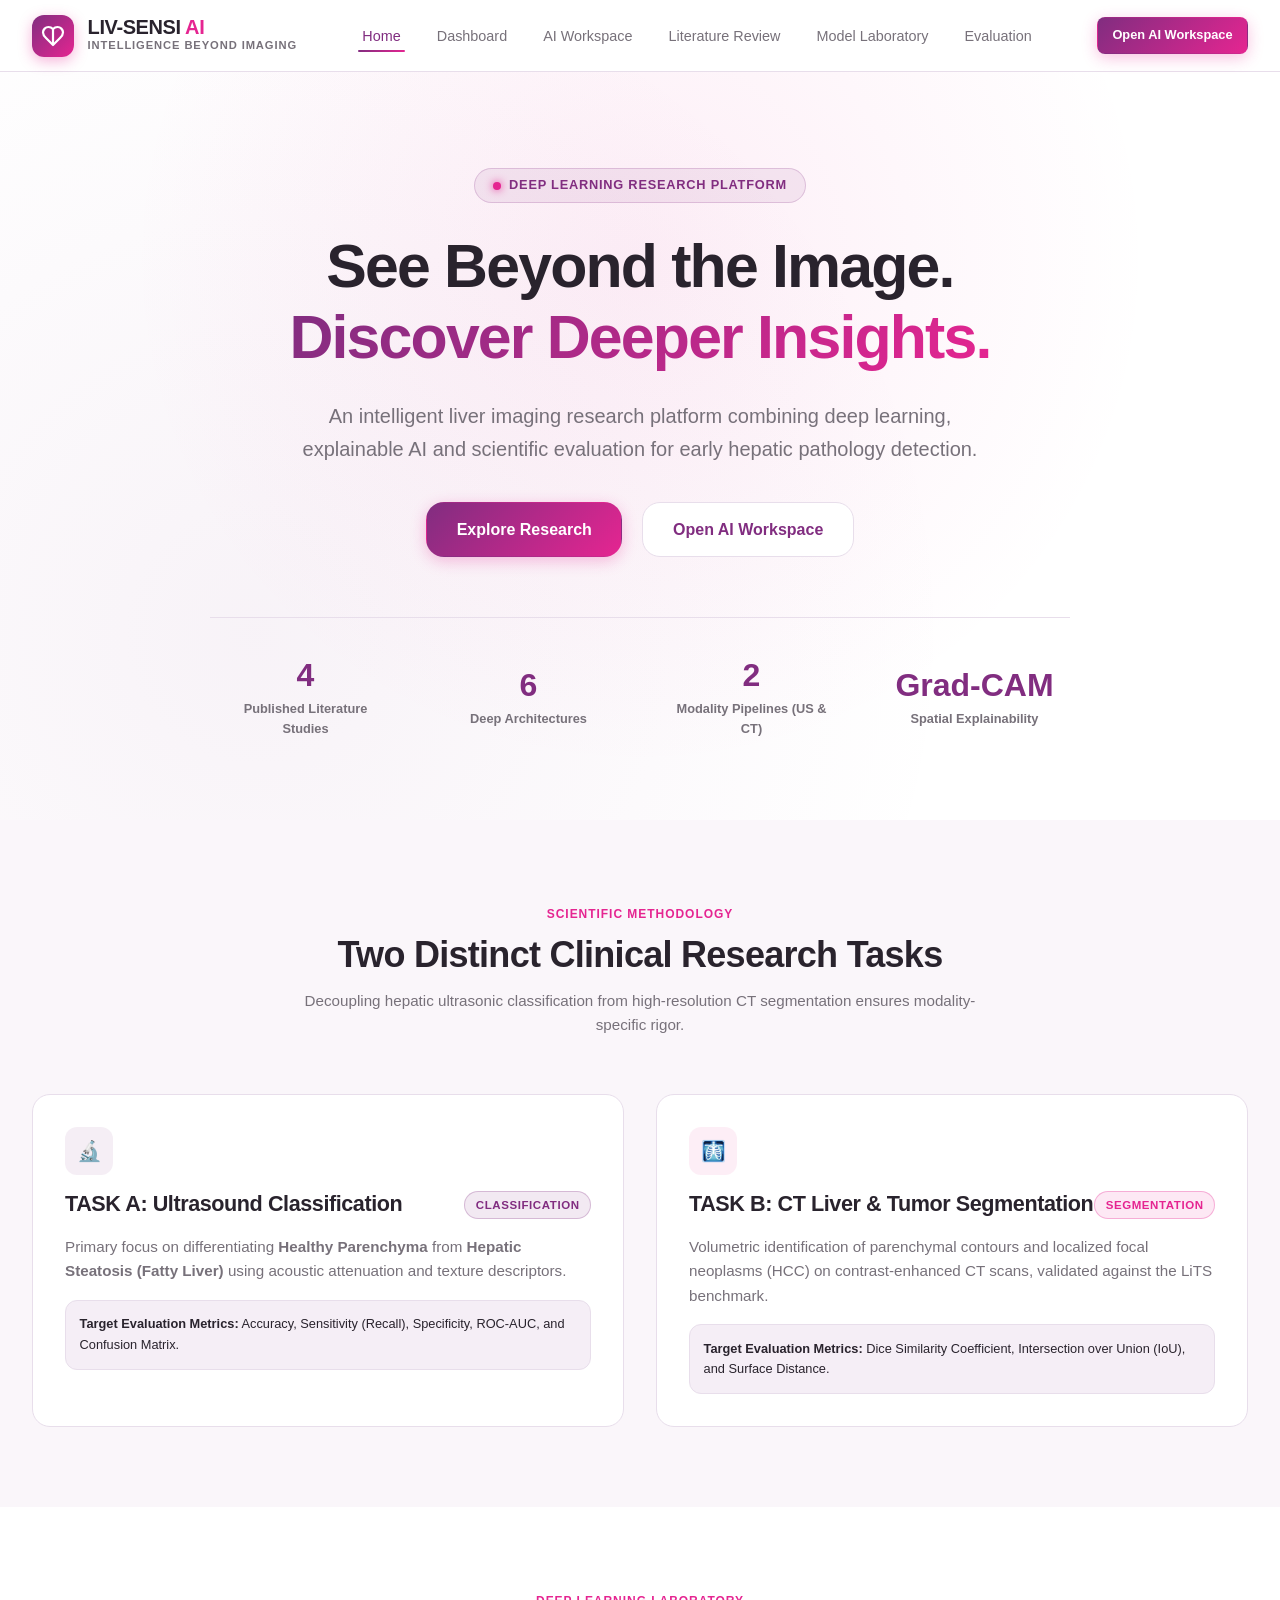
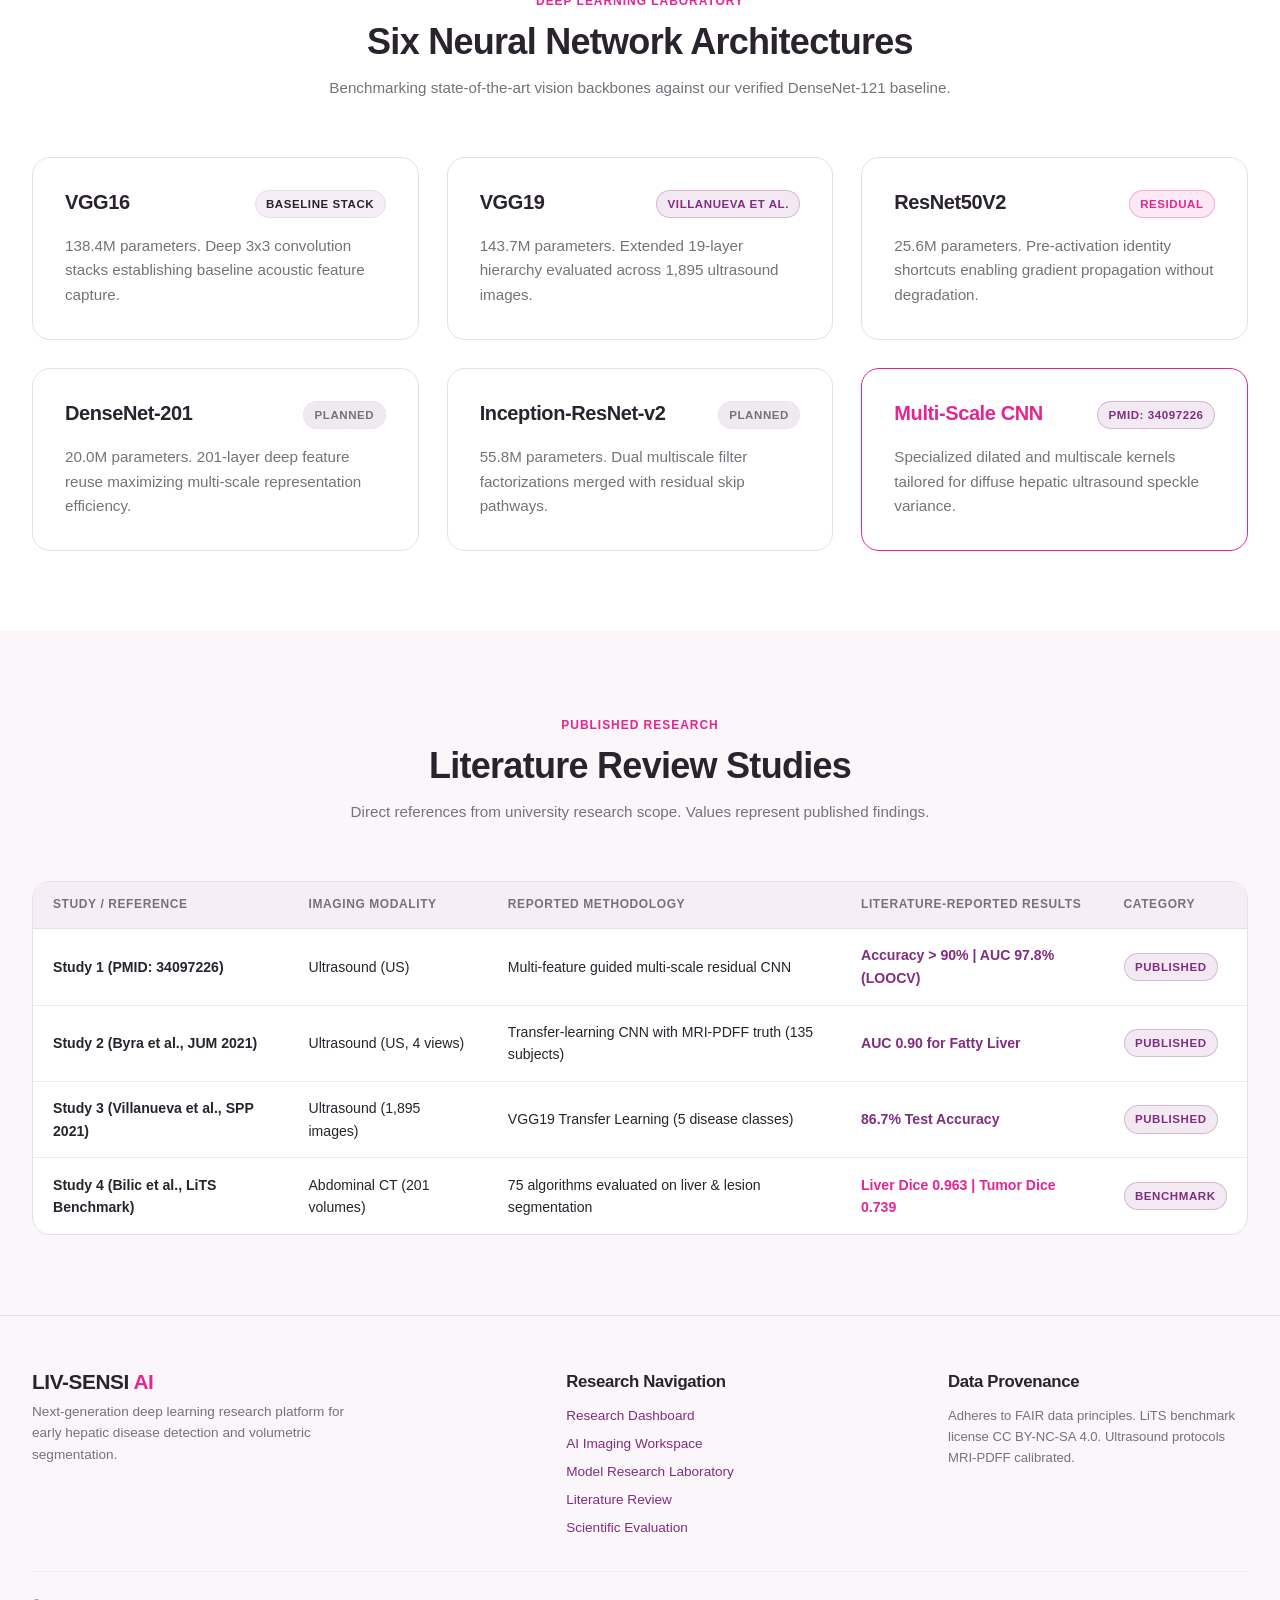
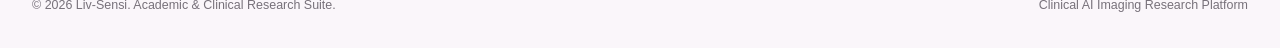
<file: index.html>
<!DOCTYPE html>
<html lang="en">
<head>
  <meta charset="UTF-8">
  <meta name="viewport" content="width=device-width, initial-scale=1.0, maximum-scale=1.0, user-scalable=no, viewport-fit=cover">
  <title>Liv-Sensi – Intelligence Beyond Imaging</title>

  <!-- PWA & Mobile App Meta Tags -->
  <link rel="manifest" href="manifest.json">
  <meta name="theme-color" content="#812D80">
  <meta name="apple-mobile-web-app-capable" content="yes">
  <meta name="apple-mobile-web-app-status-bar-style" content="black-translucent">
  <meta name="apple-mobile-web-app-title" content="Liv-Sensi">
  <link rel="apple-touch-icon" href="assets/images/apple_touch_icon.png">
  <link rel="icon" type="image/png" href="assets/images/livsensi_icon_192.png">


  
  <link rel="stylesheet" href="assets/css/design-system.css?v=2.6">
  <link rel="stylesheet" href="assets/css/animations.css?v=2.6">
  <link rel="stylesheet" href="assets/css/components.css?v=2.6">

  <style>
    /* Landing Hero Custom Styles - Perfectly Centered Executive Layout */
    .hero-section {
      position: relative;
      min-height: calc(88vh - var(--header-height));
      display: flex;
      align-items: center;
      justify-content: center;
      padding: 6rem 2rem 5rem;
      background: radial-gradient(circle at 50% 25%, rgba(229, 37, 145, 0.08), transparent 60%),
                  radial-gradient(circle at 20% 75%, rgba(129, 45, 128, 0.06), transparent 60%),
                  #FFFFFF;
      overflow: hidden;
      text-align: center;
    }

    .hero-grid {
      max-width: 920px;
      margin: 0 auto;
      display: flex;
      flex-direction: column;
      align-items: center;
      justify-content: center;
      text-align: center;
      width: 100%;
    }

    .hero-content {
      display: flex;
      flex-direction: column;
      align-items: center;
      justify-content: center;
      text-align: center;
      gap: 1.75rem;
      z-index: 2;
      width: 100%;
      margin: 0 auto;
    }

    .hero-badge {
      align-self: center;
      background: rgba(129, 45, 128, 0.08);
      border: 1px solid rgba(129, 45, 128, 0.2);
      color: var(--color-primary);
      padding: 0.4rem 1.15rem;
      border-radius: var(--radius-full);
      font-size: 0.8rem;
      font-weight: 700;
      letter-spacing: 0.06em;
      text-transform: uppercase;
      display: inline-flex;
      align-items: center;
      justify-content: center;
      gap: 0.5rem;
      margin: 0 auto;
    }

    .hero-badge-dot {
      width: 8px;
      height: 8px;
      border-radius: 50%;
      background: var(--color-secondary);
      box-shadow: 0 0 8px var(--color-secondary);
    }

    .hero-title {
      font-size: 3.8rem;
      font-weight: 800;
      line-height: 1.16;
      color: var(--color-text);
      letter-spacing: -0.03em;
      max-width: 840px;
      margin: 0 auto;
      text-align: center;
    }

    .hero-title span {
      background: var(--grad-primary);
      -webkit-background-clip: text;
      -webkit-text-fill-color: transparent;
    }

    .hero-subtitle {
      font-size: 1.25rem;
      color: var(--color-text-muted);
      line-height: 1.65;
      max-width: 680px;
      margin: 0 auto;
      text-align: center;
    }

    .hero-cta-group {
      display: flex;
      align-items: center;
      justify-content: center;
      gap: 1.25rem;
      margin: 0.5rem auto 0;
    }

    .hero-stats-strip {
      display: grid;
      grid-template-columns: repeat(4, 1fr);
      gap: 2rem;
      padding-top: 2.5rem;
      border-top: 1px solid var(--color-border);
      margin: 2rem auto 0;
      width: 100%;
      max-width: 860px;
      text-align: center;
    }

    .hero-stat-item {
      display: flex;
      flex-direction: column;
      align-items: center;
      justify-content: center;
      text-align: center;
      gap: 0.35rem;
    }

    .hero-stat-num {
      font-family: var(--font-display);
      font-size: 2rem;
      font-weight: 800;
      color: var(--color-primary);
      text-align: center;
      line-height: 1.1;
    }

    .hero-stat-label {
      font-size: 0.8rem;
      color: var(--color-text-muted);
      font-weight: 600;
      text-align: center;
      max-width: 170px;
      margin: 0 auto;
    }

    /* Section Containers */
    .section-wrap {
      max-width: var(--max-content-width);
      margin: 0 auto;
      padding: 5rem 2rem;
    }

    .section-header {
      text-align: center;
      max-width: 680px;
      margin: 0 auto 3.5rem;
    }

    .section-tag {
      font-size: 0.75rem;
      font-weight: 700;
      color: var(--color-secondary);
      text-transform: uppercase;
      letter-spacing: 0.08em;
      margin-bottom: 0.5rem;
      display: inline-block;
    }

    .section-title {
      font-size: 2.25rem;
      font-weight: 800;
      color: var(--color-text);
      margin-bottom: 0.75rem;
    }

    .grid-3 {
      display: grid;
      grid-template-columns: repeat(3, 1fr);
      gap: 1.75rem;
    }

    .grid-2 {
      display: grid;
      grid-template-columns: repeat(2, 1fr);
      gap: 2rem;
    }

    .feature-card {
      background: #FFFFFF;
      border: 1px solid var(--color-border);
      border-radius: var(--radius-lg);
      padding: 2rem;
      display: flex;
      flex-direction: column;
      gap: 1rem;
      transition: all var(--transition-normal);
    }

    .feature-card:hover {
      transform: translateY(-4px);
      box-shadow: var(--shadow-lg);
      border-color: rgba(129, 45, 128, 0.4);
    }

    .feature-icon-box {
      width: 48px;
      height: 48px;
      border-radius: var(--radius-md);
      background: rgba(129, 45, 128, 0.08);
      color: var(--color-primary);
      display: flex;
      align-items: center;
      justify-content: center;
      font-size: 1.25rem;
    }

    /* Footer */
    .hv-footer {
      background: #FAF6FA;
      border-top: 1px solid var(--color-border);
      padding: 3.5rem 2rem 2rem;
    }

    .footer-grid {
      max-width: var(--max-content-width);
      margin: 0 auto;
      display: flex;
      justify-content: space-between;
      gap: 2rem;
      padding-bottom: 2rem;
      border-bottom: 1px solid var(--color-border-subtle);
    }

    .footer-bottom {
      max-width: var(--max-content-width);
      margin: 1.5rem auto 0;
      display: flex;
      justify-content: space-between;
      align-items: center;
      font-size: 0.78rem;
      color: var(--color-text-muted);
    }

    @media (max-width: 1024px) {
      .grid-3 { grid-template-columns: 1fr; }
      .grid-2 { grid-template-columns: 1fr; }
      .hero-title { font-size: 2.8rem; }
      .hero-stats-strip { grid-template-columns: repeat(2, 1fr); gap: 1.5rem; }
    }

    /* Mobile Screen Optimization (< 768px) */
    @media (max-width: 768px) {
      body {
        padding-bottom: calc(75px + env(safe-area-inset-bottom, 0px)) !important;
      }
      .hero-section {
        padding: 3rem 1.15rem 2.25rem !important;
        min-height: auto !important;
      }
      .hero-title {
        font-size: 1.85rem !important;
        line-height: 1.22 !important;
      }
      .hero-subtitle {
        font-size: 0.9rem !important;
        line-height: 1.5 !important;
      }
      .hero-cta-group {
        flex-direction: column !important;
        width: 100% !important;
        gap: 0.75rem !important;
      }
      .hero-cta-group .btn {
        width: 100% !important;
        justify-content: center;
        text-align: center;
        min-height: 48px;
        font-size: 0.95rem;
      }
      .hero-stats-strip {
        grid-template-columns: repeat(2, 1fr) !important;
        gap: 0.85rem !important;
        padding: 1.25rem 0.75rem !important;
        margin-top: 1.5rem !important;
        background: #FAF6FA !important;
        border: 1px solid rgba(129, 45, 128, 0.15) !important;
        border-radius: var(--radius-lg) !important;
      }
      .hero-stat-item {
        padding: 0.4rem 0.2rem !important;
      }
      .hero-stat-num {
        font-size: 1.55rem !important;
      }
      .hero-stat-label {
        font-size: 0.72rem !important;
      }
      .footer-grid {
        flex-direction: column !important;
        gap: 1.75rem !important;
      }
      .footer-bottom {
        flex-direction: column !important;
        gap: 0.5rem !important;
        text-align: center !important;
      }
    }
  </style>
</head>
<body>

  <!-- Top Global Header -->
  <header class="hv-navbar">
    <div class="hv-navbar-container">
      <a href="index.html" class="hv-brand">
        <div class="hv-brand-mark">
          <svg width="24" height="24" viewBox="0 0 24 24" fill="none" stroke="currentColor" stroke-width="2.2" stroke-linecap="round" stroke-linejoin="round">
            <path d="M19 14c1.49-1.46 3-3.21 3-5.5A5.5 5.5 0 0 0 16.5 3c-1.76 0-3 .5-4.5 2-1.5-1.5-2.74-2-4.5-2A5.5 5.5 0 0 0 2 8.5c0 2.3 1.5 4.05 3 5.5l7 7Z"/>
            <path d="M12 5v14"/>
          </svg>
        </div>
        <div>
          <div class="hv-brand-name">LIV-SENSI <span>AI</span></div>
          <div class="hv-brand-tagline">Intelligence Beyond Imaging</div>
        </div>
      </a>

      <nav>
        <ul class="hv-nav-menu">
          <li><a href="index.html" class="hv-nav-link active">Home</a></li>
          <li><a href="pages/dashboard.html" class="hv-nav-link">Dashboard</a></li>
          <li><a href="pages/analysis.html" class="hv-nav-link">AI Workspace</a></li>
          <li><a href="pages/literature.html" class="hv-nav-link">Literature Review</a></li>
          <li><a href="pages/models.html" class="hv-nav-link">Model Laboratory</a></li>
          <li><a href="pages/evaluation.html" class="hv-nav-link">Evaluation</a></li>
        </ul>
      </nav>

      <div class="hv-nav-actions">
        <a href="pages/analysis.html" class="btn btn-primary btn-sm"><span class="desktop-only">Open AI Workspace</span><span class="mobile-only-inline">Workspace</span></a>
      </div>
    </div>
  </header>


  <!-- Hero Section with Three.js 3D Anatomical Liver -->
  <section class="hero-section">
    <div class="hero-grid">
      <!-- Left Hero Pitch -->
      <div class="hero-content">
        <div class="hero-badge">
          <span class="hero-badge-dot"></span>
          Deep Learning Research Platform
        </div>

        <h1 class="hero-title">
          See Beyond the Image.<br>
          <span>Discover Deeper Insights.</span>
        </h1>

        <p class="hero-subtitle">
          An intelligent liver imaging research platform combining deep learning, explainable AI and scientific evaluation for early hepatic pathology detection.
        </p>

        <div class="hero-cta-group">
          <a href="pages/dashboard.html" class="btn btn-primary btn-lg">Explore Research</a>
          <a href="pages/analysis.html" class="btn btn-secondary btn-lg">Open AI Workspace</a>
        </div>

        <!-- Research Stats Strip -->
        <div class="hero-stats-strip">
          <div class="hero-stat-item">
            <div class="hero-stat-num">4</div>
            <div class="hero-stat-label">Published Literature Studies</div>
          </div>
          <div class="hero-stat-item">
            <div class="hero-stat-num">6</div>
            <div class="hero-stat-label">Deep Architectures</div>
          </div>
          <div class="hero-stat-item">
            <div class="hero-stat-num">2</div>
            <div class="hero-stat-label">Modality Pipelines (US & CT)</div>
          </div>
          <div class="hero-stat-item">
            <div class="hero-stat-num">Grad-CAM</div>
            <div class="hero-stat-label">Spatial Explainability</div>
          </div>
        </div>
      </div>
    </div>
  </section>

  <!-- Multi-Task Research Architecture Section -->
  <section class="section-wrap" style="background: #FAF6FA;">
    <div class="section-header">
      <span class="section-tag">Scientific Methodology</span>
      <h2 class="section-title">Two Distinct Clinical Research Tasks</h2>
      <p>Decoupling hepatic ultrasonic classification from high-resolution CT segmentation ensures modality-specific rigor.</p>
    </div>

    <div class="grid-2">
      <!-- Task A -->
      <div class="feature-card">
        <div class="feature-icon-box">🔬</div>
        <div style="display:flex; justify-content:space-between; align-items:center;">
          <h3 style="font-size:1.35rem;">TASK A: Ultrasound Classification</h3>
          <span class="badge badge-literature">Classification</span>
        </div>
        <p>Primary focus on differentiating <strong>Healthy Parenchyma</strong> from <strong>Hepatic Steatosis (Fatty Liver)</strong> using acoustic attenuation and texture descriptors.</p>
        <div style="background: #F5EEF6; padding: 0.85rem; border-radius: var(--radius-md); font-size: 0.8rem; border: 1px solid var(--color-border);">
          <strong>Target Evaluation Metrics:</strong> Accuracy, Sensitivity (Recall), Specificity, ROC-AUC, and Confusion Matrix.
        </div>
      </div>

      <!-- Task B -->
      <div class="feature-card">
        <div class="feature-icon-box" style="background: rgba(229, 37, 145, 0.08); color: var(--color-secondary);">🩻</div>
        <div style="display:flex; justify-content:space-between; align-items:center;">
          <h3 style="font-size:1.35rem;">TASK B: CT Liver & Tumor Segmentation</h3>
          <span class="badge badge-experimental">Segmentation</span>
        </div>
        <p>Volumetric identification of parenchymal contours and localized focal neoplasms (HCC) on contrast-enhanced CT scans, validated against the LiTS benchmark.</p>
        <div style="background: #F5EEF6; padding: 0.85rem; border-radius: var(--radius-md); font-size: 0.8rem; border: 1px solid var(--color-border);">
          <strong>Target Evaluation Metrics:</strong> Dice Similarity Coefficient, Intersection over Union (IoU), and Surface Distance.
        </div>
      </div>
    </div>
  </section>

  <!-- Six Model Architecture Showcase -->
  <section class="section-wrap">
    <div class="section-header">
      <span class="section-tag">Deep Learning Laboratory</span>
      <h2 class="section-title">Six Neural Network Architectures</h2>
      <p>Benchmarking state-of-the-art vision backbones against our verified DenseNet-121 baseline.</p>
    </div>

    <div class="grid-3">
      <div class="feature-card">
        <div style="display:flex; justify-content:space-between;">
          <h4>VGG16</h4>
          <span class="badge badge-baseline">Baseline Stack</span>
        </div>
        <p>138.4M parameters. Deep 3x3 convolution stacks establishing baseline acoustic feature capture.</p>
      </div>

      <div class="feature-card">
        <div style="display:flex; justify-content:space-between;">
          <h4>VGG19</h4>
          <span class="badge badge-literature">Villanueva et al.</span>
        </div>
        <p>143.7M parameters. Extended 19-layer hierarchy evaluated across 1,895 ultrasound images.</p>
      </div>

      <div class="feature-card">
        <div style="display:flex; justify-content:space-between;">
          <h4>ResNet50V2</h4>
          <span class="badge badge-experimental">Residual</span>
        </div>
        <p>25.6M parameters. Pre-activation identity shortcuts enabling gradient propagation without degradation.</p>
      </div>

      <div class="feature-card">
        <div style="display:flex; justify-content:space-between;">
          <h4>DenseNet-201</h4>
          <span class="badge badge-not-trained">Planned</span>
        </div>
        <p>20.0M parameters. 201-layer deep feature reuse maximizing multi-scale representation efficiency.</p>
      </div>

      <div class="feature-card">
        <div style="display:flex; justify-content:space-between;">
          <h4>Inception-ResNet-v2</h4>
          <span class="badge badge-not-implemented">Planned</span>
        </div>
        <p>55.8M parameters. Dual multiscale filter factorizations merged with residual skip pathways.</p>
      </div>

      <div class="feature-card" style="border: 1px solid var(--color-secondary);">
        <div style="display:flex; justify-content:space-between;">
          <h4 style="color: var(--color-secondary);">Multi-Scale CNN</h4>
          <span class="badge badge-literature">PMID: 34097226</span>
        </div>
        <p>Specialized dilated and multiscale kernels tailored for diffuse hepatic ultrasound speckle variance.</p>
      </div>
    </div>
  </section>

  <!-- Literature Review Section -->
  <section class="section-wrap" style="background: #FAF6FA;">
    <div class="section-header">
      <span class="section-tag">Published Research</span>
      <h2 class="section-title">Literature Review Studies</h2>
      <p>Direct references from university research scope. Values represent published findings.</p>
    </div>

    <!-- Desktop View: Structured Comparison Table -->
    <div class="desktop-only data-table-wrapper" style="background: #fff;">
      <table class="data-table">
        <thead>
          <tr>
            <th>Study / Reference</th>
            <th>Imaging Modality</th>
            <th>Reported Methodology</th>
            <th>Literature-Reported Results</th>
            <th>Category</th>
          </tr>
        </thead>
        <tbody>
          <tr>
            <td><strong>Study 1 (PMID: 34097226)</strong></td>
            <td>Ultrasound (US)</td>
            <td>Multi-feature guided multi-scale residual CNN</td>
            <td><strong style="color: #812D80;">Accuracy &gt; 90% | AUC 97.8% (LOOCV)</strong></td>
            <td><span class="badge badge-literature">Published</span></td>
          </tr>
          <tr>
            <td><strong>Study 2 (Byra et al., JUM 2021)</strong></td>
            <td>Ultrasound (US, 4 views)</td>
            <td>Transfer-learning CNN with MRI-PDFF truth (135 subjects)</td>
            <td><strong style="color: #812D80;">AUC 0.90 for Fatty Liver</strong></td>
            <td><span class="badge badge-literature">Published</span></td>
          </tr>
          <tr>
            <td><strong>Study 3 (Villanueva et al., SPP 2021)</strong></td>
            <td>Ultrasound (1,895 images)</td>
            <td>VGG19 Transfer Learning (5 disease classes)</td>
            <td><strong style="color: #812D80;">86.7% Test Accuracy</strong></td>
            <td><span class="badge badge-literature">Published</span></td>
          </tr>
          <tr>
            <td><strong>Study 4 (Bilic et al., LiTS Benchmark)</strong></td>
            <td>Abdominal CT (201 volumes)</td>
            <td>75 algorithms evaluated on liver &amp; lesion segmentation</td>
            <td><strong style="color: #E52591;">Liver Dice 0.963 | Tumor Dice 0.739</strong></td>
            <td><span class="badge badge-literature">Benchmark</span></td>
          </tr>
        </tbody>
      </table>
    </div>

    <!-- Mobile View: Responsive Clinical Cards -->
    <div class="mobile-only literature-mobile-cards">
      <!-- Study 1 -->
      <div class="card lit-mob-card">
        <div class="lit-mob-header">
          <div>
            <span class="badge badge-literature" style="font-size:0.7rem;">Study 1 &bull; Ultrasound NAFLD</span>
            <h4 class="lit-mob-title">Multi-scale Residual CNN</h4>
            <div class="lit-mob-sub">PMID: 34097226 &bull; LOOCV Validated</div>
          </div>
          <span class="badge badge-verified">US</span>
        </div>
        <div class="lit-mob-method">
          <strong>Methodology:</strong> Multi-feature guided multi-scale residual CNN designed for acoustic attenuation &amp; micro-speckle parenchymal descriptors.
        </div>
        <div class="lit-mob-result">
          <span class="lit-mob-result-label">Literature Result:</span>
          <span class="lit-mob-result-val">Accuracy &gt; 90% | AUC 97.8%</span>
        </div>
      </div>

      <!-- Study 2 -->
      <div class="card lit-mob-card">
        <div class="lit-mob-header">
          <div>
            <span class="badge badge-literature" style="font-size:0.7rem;">Study 2 &bull; MRI-PDFF Truth</span>
            <h4 class="lit-mob-title">Byra et al. (JUM 2021)</h4>
            <div class="lit-mob-sub">135 Subjects &bull; 4 Ultrasound Views</div>
          </div>
          <span class="badge badge-verified">US</span>
        </div>
        <div class="lit-mob-method">
          <strong>Methodology:</strong> Transfer-learning CNN calibrated against MRI Proton Density Fat Fraction (MRI-PDFF) reference truth.
        </div>
        <div class="lit-mob-result">
          <span class="lit-mob-result-label">Literature Result:</span>
          <span class="lit-mob-result-val">AUC 0.90 for Fatty Liver</span>
        </div>
      </div>

      <!-- Study 3 -->
      <div class="card lit-mob-card">
        <div class="lit-mob-header">
          <div>
            <span class="badge badge-literature" style="font-size:0.7rem;">Study 3 &bull; Deep VGG19</span>
            <h4 class="lit-mob-title">Villanueva et al. (SPP 2021)</h4>
            <div class="lit-mob-sub">1,895 B-Mode Clinical Images</div>
          </div>
          <span class="badge badge-verified">5 Classes</span>
        </div>
        <div class="lit-mob-method">
          <strong>Methodology:</strong> Deep VGG19 transfer learning architecture optimized for multi-class hepatic disease categorization.
        </div>
        <div class="lit-mob-result">
          <span class="lit-mob-result-label">Literature Result:</span>
          <span class="lit-mob-result-val">86.7% Test Accuracy</span>
        </div>
      </div>

      <!-- Study 4 -->
      <div class="card lit-mob-card">
        <div class="lit-mob-header">
          <div>
            <span class="badge badge-literature" style="font-size:0.7rem;">Study 4 &bull; LiTS Benchmark</span>
            <h4 class="lit-mob-title">Bilic et al. (LiTS 2017–2023)</h4>
            <div class="lit-mob-sub">Abdominal CT &bull; 201 Contrast Volumes</div>
          </div>
          <span class="badge badge-experimental">CT</span>
        </div>
        <div class="lit-mob-method">
          <strong>Methodology:</strong> International competitive benchmark evaluating 75 deep architectures on 3D volumetric liver &amp; lesion segmentation.
        </div>
        <div class="lit-mob-result" style="border-left-color: var(--color-secondary);">
          <span class="lit-mob-result-label">Benchmark Result:</span>
          <span class="lit-mob-result-val" style="color: var(--color-secondary);">Liver Dice 0.963 | Tumor Dice 0.739</span>
        </div>
      </div>
    </div>
  </section>



  <!-- Footer -->
  <footer class="hv-footer">
    <div class="footer-grid">
      <div>
        <div class="hv-brand-name" style="font-size:1.3rem;">LIV-SENSI <span>AI</span></div>
        <p style="font-size: 0.85rem; margin-top: 0.5rem; max-width: 320px;">
          Next-generation deep learning research platform for early hepatic disease detection and volumetric segmentation.
        </p>
      </div>
      <div>
        <h5 style="margin-bottom:0.75rem;">Research Navigation</h5>
        <ul style="list-style:none; display:flex; flex-direction:column; gap:0.4rem; font-size:0.85rem;">
          <li><a href="pages/dashboard.html">Research Dashboard</a></li>
          <li><a href="pages/analysis.html">AI Imaging Workspace</a></li>
          <li><a href="pages/models.html">Model Research Laboratory</a></li>
          <li><a href="pages/literature.html">Literature Review</a></li>
          <li><a href="pages/evaluation.html">Scientific Evaluation</a></li>
        </ul>
      </div>
      <div>
        <h5 style="margin-bottom:0.75rem;">Data Provenance</h5>
        <p style="font-size: 0.82rem; max-width: 300px;">
          Adheres to FAIR data principles. LiTS benchmark license CC BY-NC-SA 4.0. Ultrasound protocols MRI-PDFF calibrated.
        </p>
      </div>
    </div>
    <div class="footer-bottom">
      <span>&copy; 2026 Liv-Sensi. Academic &amp; Clinical Research Suite.</span>
      <span>Clinical AI Imaging Research Platform</span>
    </div>
  </footer>

  <!-- Mobile Native App Bottom Navigation Bar -->
  <nav class="mobile-bottom-nav">
    <a href="index.html" class="mobile-nav-tab active">
      <span class="mobile-nav-icon">🏠</span>
      <span>Home</span>
    </a>
    <a href="pages/dashboard.html" class="mobile-nav-tab">
      <span class="mobile-nav-icon">📊</span>
      <span>Dashboard</span>
    </a>
    <a href="pages/analysis.html" class="mobile-nav-tab">
      <span class="mobile-nav-icon">🔬</span>
      <span>Workspace</span>
    </a>
    <a href="pages/literature.html" class="mobile-nav-tab">
      <span class="mobile-nav-icon">📚</span>
      <span>Literature</span>
    </a>
    <a href="pages/reports.html" class="mobile-nav-tab">
      <span class="mobile-nav-icon">📋</span>
      <span>Reports</span>
    </a>
  </nav>

  <!-- Scripts -->
  <script src="assets/js/navigation.js"></script>
</body>
</html>
</file>
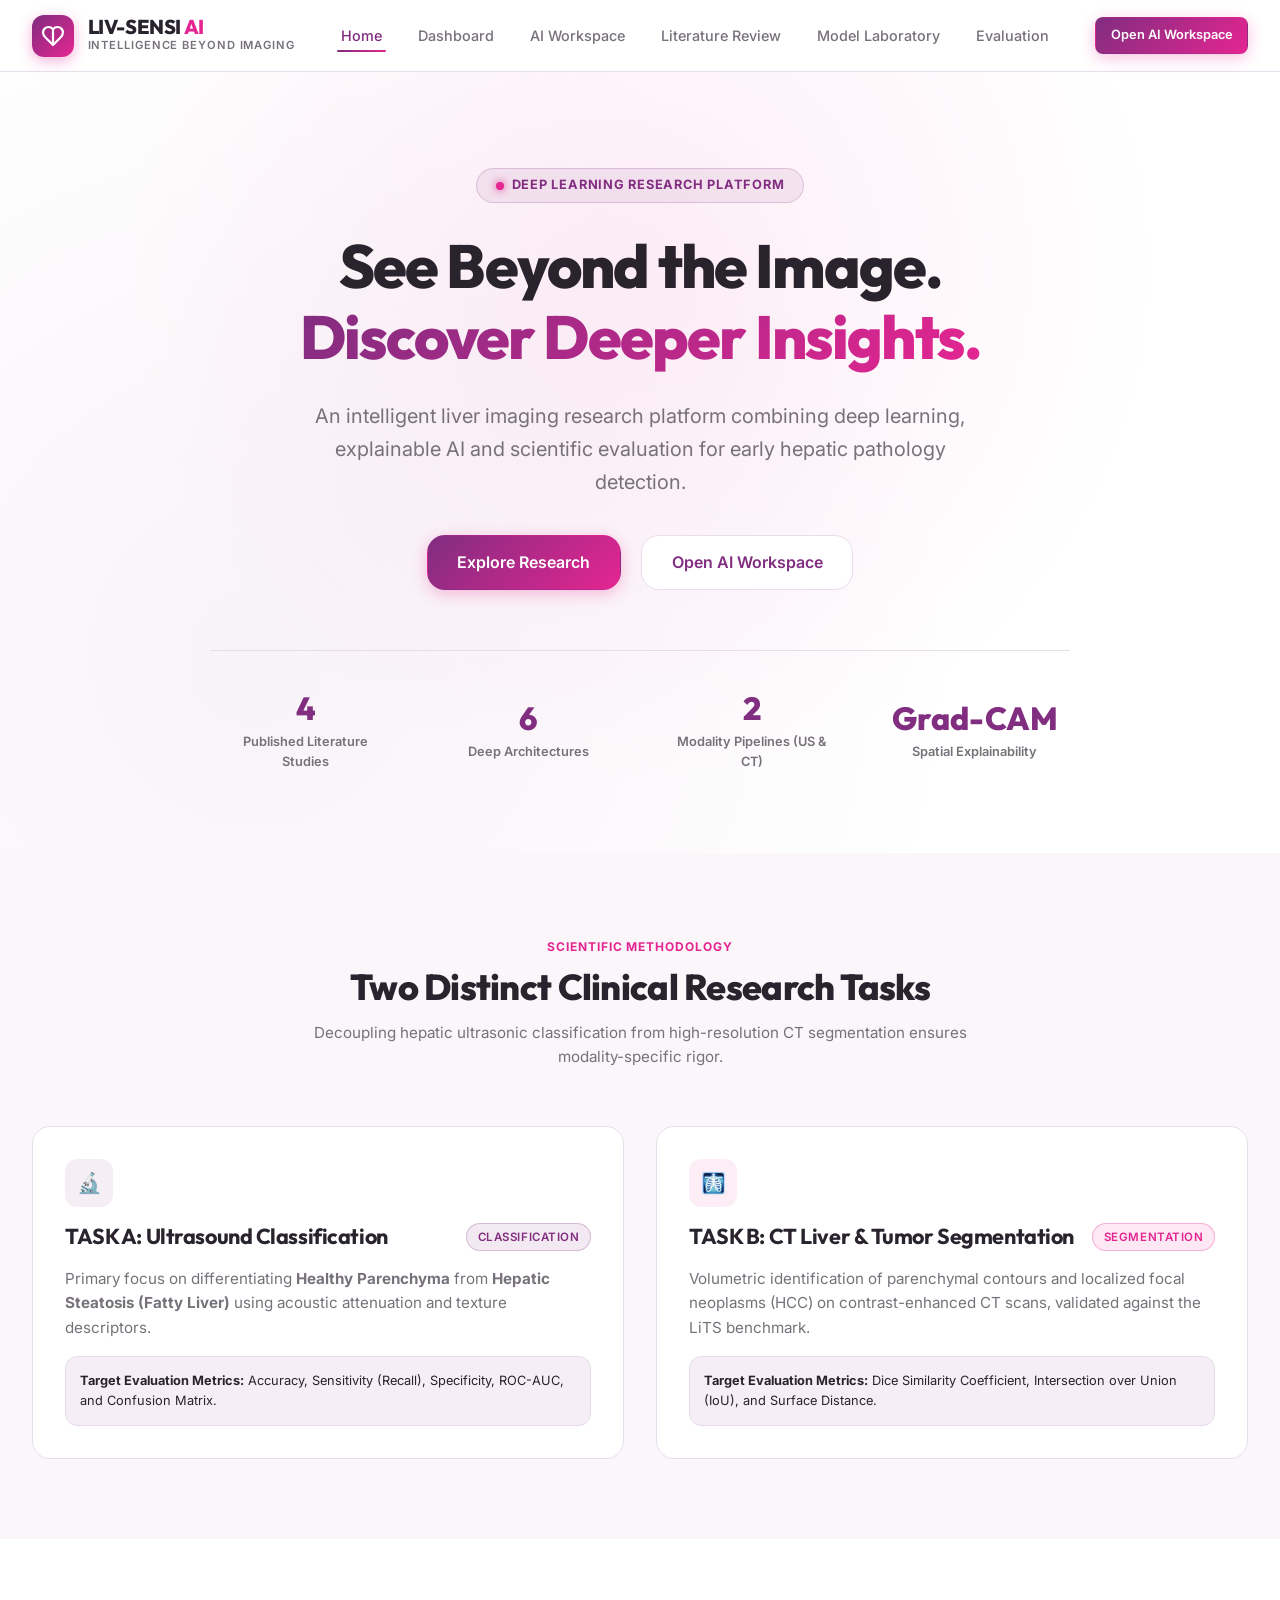
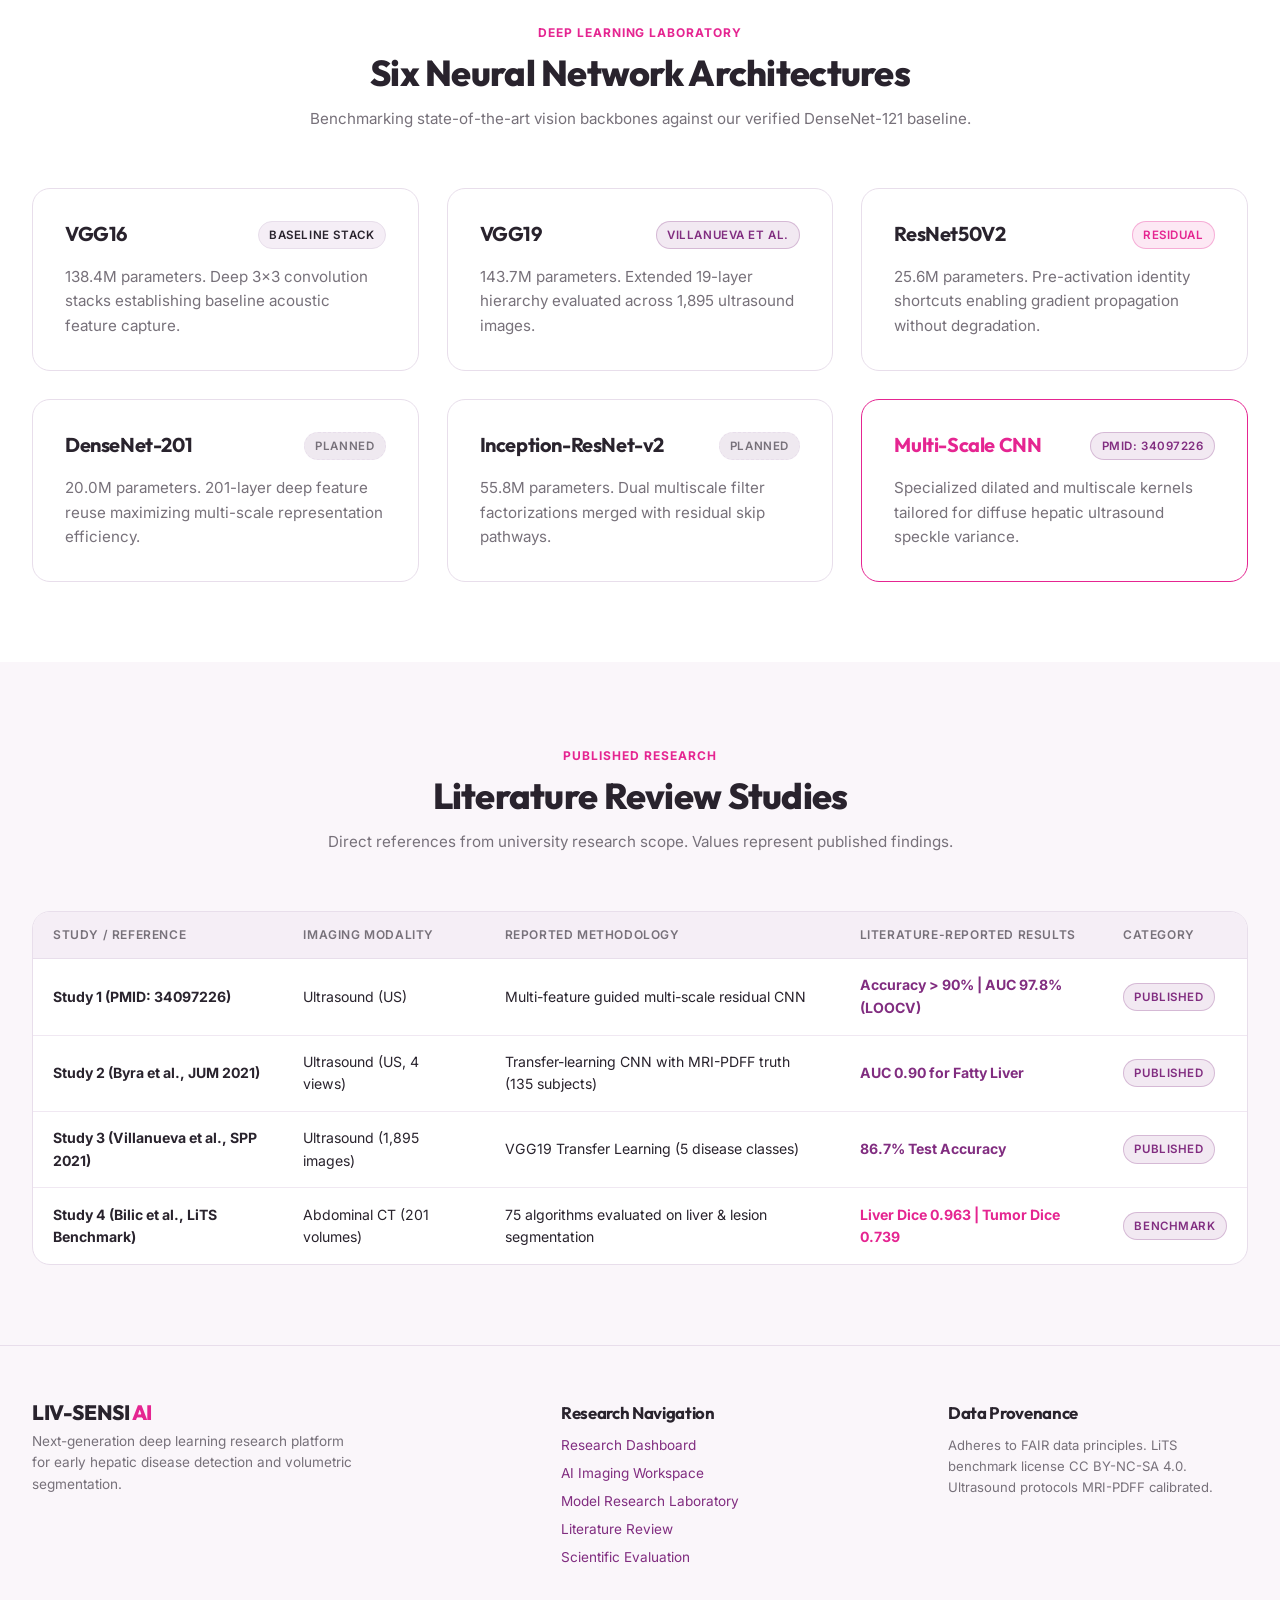
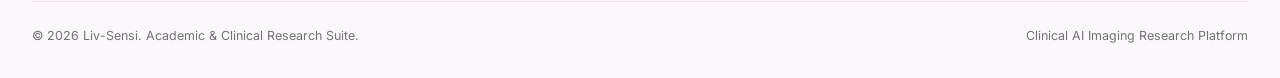
<file: ui-preview/index.html>
<!DOCTYPE html>
<html lang="en">
<head>
  <meta charset="UTF-8">
  <meta name="viewport" content="width=device-width, initial-scale=1.0, maximum-scale=1.0, user-scalable=no, viewport-fit=cover">
  <title>Liv-Sensi – Intelligence Beyond Imaging</title>

  <!-- PWA & Mobile App Meta Tags -->
  <link rel="manifest" href="manifest.json">
  <meta name="theme-color" content="#812D80">
  <meta name="apple-mobile-web-app-capable" content="yes">
  <meta name="apple-mobile-web-app-status-bar-style" content="black-translucent">
  <meta name="apple-mobile-web-app-title" content="Liv-Sensi">
  <link rel="apple-touch-icon" href="assets/images/apple_touch_icon.png">
  <link rel="icon" type="image/png" href="assets/images/livsensi_icon_192.png">

  <link rel="preconnect" href="https://fonts.googleapis.com">
  <link rel="preconnect" href="https://fonts.gstatic.com" crossorigin>
  <link href="https://fonts.googleapis.com/css2?family=Inter:wght@300;400;500;600;700&family=Outfit:wght@500;600;700;800&family=JetBrains+Mono:wght@400;500&display=swap" rel="stylesheet">
  
  <link rel="stylesheet" href="assets/css/design-system.css">
  <link rel="stylesheet" href="assets/css/animations.css">
  <link rel="stylesheet" href="assets/css/components.css">

  <style>
    /* Landing Hero Custom Styles - Perfectly Centered Executive Layout */
    .hero-section {
      position: relative;
      min-height: calc(88vh - var(--header-height));
      display: flex;
      align-items: center;
      justify-content: center;
      padding: 6rem 2rem 5rem;
      background: radial-gradient(circle at 50% 25%, rgba(229, 37, 145, 0.08), transparent 60%),
                  radial-gradient(circle at 20% 75%, rgba(129, 45, 128, 0.06), transparent 60%),
                  #FFFFFF;
      overflow: hidden;
      text-align: center;
    }

    .hero-grid {
      max-width: 920px;
      margin: 0 auto;
      display: flex;
      flex-direction: column;
      align-items: center;
      justify-content: center;
      text-align: center;
      width: 100%;
    }

    .hero-content {
      display: flex;
      flex-direction: column;
      align-items: center;
      justify-content: center;
      text-align: center;
      gap: 1.75rem;
      z-index: 2;
      width: 100%;
      margin: 0 auto;
    }

    .hero-badge {
      align-self: center;
      background: rgba(129, 45, 128, 0.08);
      border: 1px solid rgba(129, 45, 128, 0.2);
      color: var(--color-primary);
      padding: 0.4rem 1.15rem;
      border-radius: var(--radius-full);
      font-size: 0.8rem;
      font-weight: 700;
      letter-spacing: 0.06em;
      text-transform: uppercase;
      display: inline-flex;
      align-items: center;
      justify-content: center;
      gap: 0.5rem;
      margin: 0 auto;
    }

    .hero-badge-dot {
      width: 8px;
      height: 8px;
      border-radius: 50%;
      background: var(--color-secondary);
      box-shadow: 0 0 8px var(--color-secondary);
    }

    .hero-title {
      font-size: 3.8rem;
      font-weight: 800;
      line-height: 1.16;
      color: var(--color-text);
      letter-spacing: -0.03em;
      max-width: 840px;
      margin: 0 auto;
      text-align: center;
    }

    .hero-title span {
      background: var(--grad-primary);
      -webkit-background-clip: text;
      -webkit-text-fill-color: transparent;
    }

    .hero-subtitle {
      font-size: 1.25rem;
      color: var(--color-text-muted);
      line-height: 1.65;
      max-width: 680px;
      margin: 0 auto;
      text-align: center;
    }

    .hero-cta-group {
      display: flex;
      align-items: center;
      justify-content: center;
      gap: 1.25rem;
      margin: 0.5rem auto 0;
    }

    .hero-stats-strip {
      display: grid;
      grid-template-columns: repeat(4, 1fr);
      gap: 2rem;
      padding-top: 2.5rem;
      border-top: 1px solid var(--color-border);
      margin: 2rem auto 0;
      width: 100%;
      max-width: 860px;
      text-align: center;
    }

    .hero-stat-item {
      display: flex;
      flex-direction: column;
      align-items: center;
      justify-content: center;
      text-align: center;
      gap: 0.35rem;
    }

    .hero-stat-num {
      font-family: var(--font-display);
      font-size: 2rem;
      font-weight: 800;
      color: var(--color-primary);
      text-align: center;
      line-height: 1.1;
    }

    .hero-stat-label {
      font-size: 0.8rem;
      color: var(--color-text-muted);
      font-weight: 600;
      text-align: center;
      max-width: 170px;
      margin: 0 auto;
    }

    /* Section Containers */
    .section-wrap {
      max-width: var(--max-content-width);
      margin: 0 auto;
      padding: 5rem 2rem;
    }

    .section-header {
      text-align: center;
      max-width: 680px;
      margin: 0 auto 3.5rem;
    }

    .section-tag {
      font-size: 0.75rem;
      font-weight: 700;
      color: var(--color-secondary);
      text-transform: uppercase;
      letter-spacing: 0.08em;
      margin-bottom: 0.5rem;
      display: inline-block;
    }

    .section-title {
      font-size: 2.25rem;
      font-weight: 800;
      color: var(--color-text);
      margin-bottom: 0.75rem;
    }

    .grid-3 {
      display: grid;
      grid-template-columns: repeat(3, 1fr);
      gap: 1.75rem;
    }

    .grid-2 {
      display: grid;
      grid-template-columns: repeat(2, 1fr);
      gap: 2rem;
    }

    .feature-card {
      background: #FFFFFF;
      border: 1px solid var(--color-border);
      border-radius: var(--radius-lg);
      padding: 2rem;
      display: flex;
      flex-direction: column;
      gap: 1rem;
      transition: all var(--transition-normal);
    }

    .feature-card:hover {
      transform: translateY(-4px);
      box-shadow: var(--shadow-lg);
      border-color: rgba(129, 45, 128, 0.4);
    }

    .feature-icon-box {
      width: 48px;
      height: 48px;
      border-radius: var(--radius-md);
      background: rgba(129, 45, 128, 0.08);
      color: var(--color-primary);
      display: flex;
      align-items: center;
      justify-content: center;
      font-size: 1.25rem;
    }

    /* Footer */
    .hv-footer {
      background: #FAF6FA;
      border-top: 1px solid var(--color-border);
      padding: 3.5rem 2rem 2rem;
    }

    .footer-grid {
      max-width: var(--max-content-width);
      margin: 0 auto;
      display: flex;
      justify-content: space-between;
      gap: 2rem;
      padding-bottom: 2rem;
      border-bottom: 1px solid var(--color-border-subtle);
    }

    .footer-bottom {
      max-width: var(--max-content-width);
      margin: 1.5rem auto 0;
      display: flex;
      justify-content: space-between;
      align-items: center;
      font-size: 0.78rem;
      color: var(--color-text-muted);
    }

    @media (max-width: 1024px) {
      .grid-3 { grid-template-columns: 1fr; }
      .grid-2 { grid-template-columns: 1fr; }
      .hero-title { font-size: 2.8rem; }
      .hero-stats-strip { grid-template-columns: repeat(2, 1fr); gap: 1.5rem; }
    }

    /* Mobile Screen Optimization (< 768px) */
    @media (max-width: 768px) {
      body {
        padding-bottom: calc(75px + env(safe-area-inset-bottom, 0px)) !important;
      }
      .hero-section {
        padding: 3rem 1.15rem 2.25rem !important;
        min-height: auto !important;
      }
      .hero-title {
        font-size: 1.85rem !important;
        line-height: 1.22 !important;
      }
      .hero-subtitle {
        font-size: 0.9rem !important;
        line-height: 1.5 !important;
      }
      .hero-cta-group {
        flex-direction: column !important;
        width: 100% !important;
        gap: 0.75rem !important;
      }
      .hero-cta-group .btn {
        width: 100% !important;
        justify-content: center;
        text-align: center;
        min-height: 48px;
        font-size: 0.95rem;
      }
      .hero-stats-strip {
        grid-template-columns: repeat(2, 1fr) !important;
        gap: 0.85rem !important;
        padding: 1.25rem 0.75rem !important;
        margin-top: 1.5rem !important;
        background: #FAF6FA !important;
        border: 1px solid rgba(129, 45, 128, 0.15) !important;
        border-radius: var(--radius-lg) !important;
      }
      .hero-stat-item {
        padding: 0.4rem 0.2rem !important;
      }
      .hero-stat-num {
        font-size: 1.55rem !important;
      }
      .hero-stat-label {
        font-size: 0.72rem !important;
      }
      .footer-grid {
        flex-direction: column !important;
        gap: 1.75rem !important;
      }
      .footer-bottom {
        flex-direction: column !important;
        gap: 0.5rem !important;
        text-align: center !important;
      }
    }
  </style>
</head>
<body>

  <!-- Top Global Header -->
  <header class="hv-navbar">
    <div class="hv-navbar-container">
      <a href="index.html" class="hv-brand">
        <div class="hv-brand-mark">
          <svg width="24" height="24" viewBox="0 0 24 24" fill="none" stroke="currentColor" stroke-width="2.2" stroke-linecap="round" stroke-linejoin="round">
            <path d="M19 14c1.49-1.46 3-3.21 3-5.5A5.5 5.5 0 0 0 16.5 3c-1.76 0-3 .5-4.5 2-1.5-1.5-2.74-2-4.5-2A5.5 5.5 0 0 0 2 8.5c0 2.3 1.5 4.05 3 5.5l7 7Z"/>
            <path d="M12 5v14"/>
          </svg>
        </div>
        <div>
          <div class="hv-brand-name">LIV-SENSI <span>AI</span></div>
          <div class="hv-brand-tagline">Intelligence Beyond Imaging</div>
        </div>
      </a>

      <nav>
        <ul class="hv-nav-menu">
          <li><a href="index.html" class="hv-nav-link active">Home</a></li>
          <li><a href="pages/dashboard.html" class="hv-nav-link">Dashboard</a></li>
          <li><a href="pages/analysis.html" class="hv-nav-link">AI Workspace</a></li>
          <li><a href="pages/literature.html" class="hv-nav-link">Literature Review</a></li>
          <li><a href="pages/models.html" class="hv-nav-link">Model Laboratory</a></li>
          <li><a href="pages/evaluation.html" class="hv-nav-link">Evaluation</a></li>
        </ul>
      </nav>

      <div class="hv-nav-actions">
        <a href="pages/analysis.html" class="btn btn-primary btn-sm"><span class="desktop-only">Open AI Workspace</span><span class="mobile-only-inline">Workspace</span></a>
      </div>
    </div>
  </header>


  <!-- Hero Section with Three.js 3D Anatomical Liver -->
  <section class="hero-section">
    <div class="hero-grid">
      <!-- Left Hero Pitch -->
      <div class="hero-content">
        <div class="hero-badge">
          <span class="hero-badge-dot"></span>
          Deep Learning Research Platform
        </div>

        <h1 class="hero-title">
          See Beyond the Image.<br>
          <span>Discover Deeper Insights.</span>
        </h1>

        <p class="hero-subtitle">
          An intelligent liver imaging research platform combining deep learning, explainable AI and scientific evaluation for early hepatic pathology detection.
        </p>

        <div class="hero-cta-group">
          <a href="pages/dashboard.html" class="btn btn-primary btn-lg">Explore Research</a>
          <a href="pages/analysis.html" class="btn btn-secondary btn-lg">Open AI Workspace</a>
        </div>

        <!-- Research Stats Strip -->
        <div class="hero-stats-strip">
          <div class="hero-stat-item">
            <div class="hero-stat-num">4</div>
            <div class="hero-stat-label">Published Literature Studies</div>
          </div>
          <div class="hero-stat-item">
            <div class="hero-stat-num">6</div>
            <div class="hero-stat-label">Deep Architectures</div>
          </div>
          <div class="hero-stat-item">
            <div class="hero-stat-num">2</div>
            <div class="hero-stat-label">Modality Pipelines (US & CT)</div>
          </div>
          <div class="hero-stat-item">
            <div class="hero-stat-num">Grad-CAM</div>
            <div class="hero-stat-label">Spatial Explainability</div>
          </div>
        </div>
      </div>
    </div>
  </section>

  <!-- Multi-Task Research Architecture Section -->
  <section class="section-wrap" style="background: #FAF6FA;">
    <div class="section-header">
      <span class="section-tag">Scientific Methodology</span>
      <h2 class="section-title">Two Distinct Clinical Research Tasks</h2>
      <p>Decoupling hepatic ultrasonic classification from high-resolution CT segmentation ensures modality-specific rigor.</p>
    </div>

    <div class="grid-2">
      <!-- Task A -->
      <div class="feature-card">
        <div class="feature-icon-box">🔬</div>
        <div style="display:flex; justify-content:space-between; align-items:center;">
          <h3 style="font-size:1.35rem;">TASK A: Ultrasound Classification</h3>
          <span class="badge badge-literature">Classification</span>
        </div>
        <p>Primary focus on differentiating <strong>Healthy Parenchyma</strong> from <strong>Hepatic Steatosis (Fatty Liver)</strong> using acoustic attenuation and texture descriptors.</p>
        <div style="background: #F5EEF6; padding: 0.85rem; border-radius: var(--radius-md); font-size: 0.8rem; border: 1px solid var(--color-border);">
          <strong>Target Evaluation Metrics:</strong> Accuracy, Sensitivity (Recall), Specificity, ROC-AUC, and Confusion Matrix.
        </div>
      </div>

      <!-- Task B -->
      <div class="feature-card">
        <div class="feature-icon-box" style="background: rgba(229, 37, 145, 0.08); color: var(--color-secondary);">🩻</div>
        <div style="display:flex; justify-content:space-between; align-items:center;">
          <h3 style="font-size:1.35rem;">TASK B: CT Liver & Tumor Segmentation</h3>
          <span class="badge badge-experimental">Segmentation</span>
        </div>
        <p>Volumetric identification of parenchymal contours and localized focal neoplasms (HCC) on contrast-enhanced CT scans, validated against the LiTS benchmark.</p>
        <div style="background: #F5EEF6; padding: 0.85rem; border-radius: var(--radius-md); font-size: 0.8rem; border: 1px solid var(--color-border);">
          <strong>Target Evaluation Metrics:</strong> Dice Similarity Coefficient, Intersection over Union (IoU), and Surface Distance.
        </div>
      </div>
    </div>
  </section>

  <!-- Six Model Architecture Showcase -->
  <section class="section-wrap">
    <div class="section-header">
      <span class="section-tag">Deep Learning Laboratory</span>
      <h2 class="section-title">Six Neural Network Architectures</h2>
      <p>Benchmarking state-of-the-art vision backbones against our verified DenseNet-121 baseline.</p>
    </div>

    <div class="grid-3">
      <div class="feature-card">
        <div style="display:flex; justify-content:space-between;">
          <h4>VGG16</h4>
          <span class="badge badge-baseline">Baseline Stack</span>
        </div>
        <p>138.4M parameters. Deep 3x3 convolution stacks establishing baseline acoustic feature capture.</p>
      </div>

      <div class="feature-card">
        <div style="display:flex; justify-content:space-between;">
          <h4>VGG19</h4>
          <span class="badge badge-literature">Villanueva et al.</span>
        </div>
        <p>143.7M parameters. Extended 19-layer hierarchy evaluated across 1,895 ultrasound images.</p>
      </div>

      <div class="feature-card">
        <div style="display:flex; justify-content:space-between;">
          <h4>ResNet50V2</h4>
          <span class="badge badge-experimental">Residual</span>
        </div>
        <p>25.6M parameters. Pre-activation identity shortcuts enabling gradient propagation without degradation.</p>
      </div>

      <div class="feature-card">
        <div style="display:flex; justify-content:space-between;">
          <h4>DenseNet-201</h4>
          <span class="badge badge-not-trained">Planned</span>
        </div>
        <p>20.0M parameters. 201-layer deep feature reuse maximizing multi-scale representation efficiency.</p>
      </div>

      <div class="feature-card">
        <div style="display:flex; justify-content:space-between;">
          <h4>Inception-ResNet-v2</h4>
          <span class="badge badge-not-implemented">Planned</span>
        </div>
        <p>55.8M parameters. Dual multiscale filter factorizations merged with residual skip pathways.</p>
      </div>

      <div class="feature-card" style="border: 1px solid var(--color-secondary);">
        <div style="display:flex; justify-content:space-between;">
          <h4 style="color: var(--color-secondary);">Multi-Scale CNN</h4>
          <span class="badge badge-literature">PMID: 34097226</span>
        </div>
        <p>Specialized dilated and multiscale kernels tailored for diffuse hepatic ultrasound speckle variance.</p>
      </div>
    </div>
  </section>

  <!-- Literature Review Section -->
  <section class="section-wrap" style="background: #FAF6FA;">
    <div class="section-header">
      <span class="section-tag">Published Research</span>
      <h2 class="section-title">Literature Review Studies</h2>
      <p>Direct references from university research scope. Values represent published findings.</p>
    </div>

    <!-- Desktop View: Structured Comparison Table -->
    <div class="desktop-only data-table-wrapper" style="background: #fff;">
      <table class="data-table">
        <thead>
          <tr>
            <th>Study / Reference</th>
            <th>Imaging Modality</th>
            <th>Reported Methodology</th>
            <th>Literature-Reported Results</th>
            <th>Category</th>
          </tr>
        </thead>
        <tbody>
          <tr>
            <td><strong>Study 1 (PMID: 34097226)</strong></td>
            <td>Ultrasound (US)</td>
            <td>Multi-feature guided multi-scale residual CNN</td>
            <td><strong style="color: #812D80;">Accuracy &gt; 90% | AUC 97.8% (LOOCV)</strong></td>
            <td><span class="badge badge-literature">Published</span></td>
          </tr>
          <tr>
            <td><strong>Study 2 (Byra et al., JUM 2021)</strong></td>
            <td>Ultrasound (US, 4 views)</td>
            <td>Transfer-learning CNN with MRI-PDFF truth (135 subjects)</td>
            <td><strong style="color: #812D80;">AUC 0.90 for Fatty Liver</strong></td>
            <td><span class="badge badge-literature">Published</span></td>
          </tr>
          <tr>
            <td><strong>Study 3 (Villanueva et al., SPP 2021)</strong></td>
            <td>Ultrasound (1,895 images)</td>
            <td>VGG19 Transfer Learning (5 disease classes)</td>
            <td><strong style="color: #812D80;">86.7% Test Accuracy</strong></td>
            <td><span class="badge badge-literature">Published</span></td>
          </tr>
          <tr>
            <td><strong>Study 4 (Bilic et al., LiTS Benchmark)</strong></td>
            <td>Abdominal CT (201 volumes)</td>
            <td>75 algorithms evaluated on liver &amp; lesion segmentation</td>
            <td><strong style="color: #E52591;">Liver Dice 0.963 | Tumor Dice 0.739</strong></td>
            <td><span class="badge badge-literature">Benchmark</span></td>
          </tr>
        </tbody>
      </table>
    </div>

    <!-- Mobile View: Responsive Clinical Cards -->
    <div class="mobile-only literature-mobile-cards">
      <!-- Study 1 -->
      <div class="card lit-mob-card">
        <div class="lit-mob-header">
          <div>
            <span class="badge badge-literature" style="font-size:0.7rem;">Study 1 &bull; Ultrasound NAFLD</span>
            <h4 class="lit-mob-title">Multi-scale Residual CNN</h4>
            <div class="lit-mob-sub">PMID: 34097226 &bull; LOOCV Validated</div>
          </div>
          <span class="badge badge-verified">US</span>
        </div>
        <div class="lit-mob-method">
          <strong>Methodology:</strong> Multi-feature guided multi-scale residual CNN designed for acoustic attenuation &amp; micro-speckle parenchymal descriptors.
        </div>
        <div class="lit-mob-result">
          <span class="lit-mob-result-label">Literature Result:</span>
          <span class="lit-mob-result-val">Accuracy &gt; 90% | AUC 97.8%</span>
        </div>
      </div>

      <!-- Study 2 -->
      <div class="card lit-mob-card">
        <div class="lit-mob-header">
          <div>
            <span class="badge badge-literature" style="font-size:0.7rem;">Study 2 &bull; MRI-PDFF Truth</span>
            <h4 class="lit-mob-title">Byra et al. (JUM 2021)</h4>
            <div class="lit-mob-sub">135 Subjects &bull; 4 Ultrasound Views</div>
          </div>
          <span class="badge badge-verified">US</span>
        </div>
        <div class="lit-mob-method">
          <strong>Methodology:</strong> Transfer-learning CNN calibrated against MRI Proton Density Fat Fraction (MRI-PDFF) reference truth.
        </div>
        <div class="lit-mob-result">
          <span class="lit-mob-result-label">Literature Result:</span>
          <span class="lit-mob-result-val">AUC 0.90 for Fatty Liver</span>
        </div>
      </div>

      <!-- Study 3 -->
      <div class="card lit-mob-card">
        <div class="lit-mob-header">
          <div>
            <span class="badge badge-literature" style="font-size:0.7rem;">Study 3 &bull; Deep VGG19</span>
            <h4 class="lit-mob-title">Villanueva et al. (SPP 2021)</h4>
            <div class="lit-mob-sub">1,895 B-Mode Clinical Images</div>
          </div>
          <span class="badge badge-verified">5 Classes</span>
        </div>
        <div class="lit-mob-method">
          <strong>Methodology:</strong> Deep VGG19 transfer learning architecture optimized for multi-class hepatic disease categorization.
        </div>
        <div class="lit-mob-result">
          <span class="lit-mob-result-label">Literature Result:</span>
          <span class="lit-mob-result-val">86.7% Test Accuracy</span>
        </div>
      </div>

      <!-- Study 4 -->
      <div class="card lit-mob-card">
        <div class="lit-mob-header">
          <div>
            <span class="badge badge-literature" style="font-size:0.7rem;">Study 4 &bull; LiTS Benchmark</span>
            <h4 class="lit-mob-title">Bilic et al. (LiTS 2017–2023)</h4>
            <div class="lit-mob-sub">Abdominal CT &bull; 201 Contrast Volumes</div>
          </div>
          <span class="badge badge-experimental">CT</span>
        </div>
        <div class="lit-mob-method">
          <strong>Methodology:</strong> International competitive benchmark evaluating 75 deep architectures on 3D volumetric liver &amp; lesion segmentation.
        </div>
        <div class="lit-mob-result" style="border-left-color: var(--color-secondary);">
          <span class="lit-mob-result-label">Benchmark Result:</span>
          <span class="lit-mob-result-val" style="color: var(--color-secondary);">Liver Dice 0.963 | Tumor Dice 0.739</span>
        </div>
      </div>
    </div>
  </section>



  <!-- Footer -->
  <footer class="hv-footer">
    <div class="footer-grid">
      <div>
        <div class="hv-brand-name" style="font-size:1.3rem;">LIV-SENSI <span>AI</span></div>
        <p style="font-size: 0.85rem; margin-top: 0.5rem; max-width: 320px;">
          Next-generation deep learning research platform for early hepatic disease detection and volumetric segmentation.
        </p>
      </div>
      <div>
        <h5 style="margin-bottom:0.75rem;">Research Navigation</h5>
        <ul style="list-style:none; display:flex; flex-direction:column; gap:0.4rem; font-size:0.85rem;">
          <li><a href="pages/dashboard.html">Research Dashboard</a></li>
          <li><a href="pages/analysis.html">AI Imaging Workspace</a></li>
          <li><a href="pages/models.html">Model Research Laboratory</a></li>
          <li><a href="pages/literature.html">Literature Review</a></li>
          <li><a href="pages/evaluation.html">Scientific Evaluation</a></li>
        </ul>
      </div>
      <div>
        <h5 style="margin-bottom:0.75rem;">Data Provenance</h5>
        <p style="font-size: 0.82rem; max-width: 300px;">
          Adheres to FAIR data principles. LiTS benchmark license CC BY-NC-SA 4.0. Ultrasound protocols MRI-PDFF calibrated.
        </p>
      </div>
    </div>
    <div class="footer-bottom">
      <span>&copy; 2026 Liv-Sensi. Academic &amp; Clinical Research Suite.</span>
      <span>Clinical AI Imaging Research Platform</span>
    </div>
  </footer>

  <!-- Mobile Native App Bottom Navigation Bar -->
  <nav class="mobile-bottom-nav">
    <a href="index.html" class="mobile-nav-tab active">
      <span class="mobile-nav-icon">🏠</span>
      <span>Home</span>
    </a>
    <a href="pages/dashboard.html" class="mobile-nav-tab">
      <span class="mobile-nav-icon">📊</span>
      <span>Dashboard</span>
    </a>
    <a href="pages/analysis.html" class="mobile-nav-tab">
      <span class="mobile-nav-icon">🔬</span>
      <span>Workspace</span>
    </a>
    <a href="pages/literature.html" class="mobile-nav-tab">
      <span class="mobile-nav-icon">📚</span>
      <span>Literature</span>
    </a>
    <a href="pages/reports.html" class="mobile-nav-tab">
      <span class="mobile-nav-icon">📋</span>
      <span>Reports</span>
    </a>
  </nav>

  <!-- Scripts -->
  <script src="assets/js/navigation.js"></script>
</body>
</html>
</file>
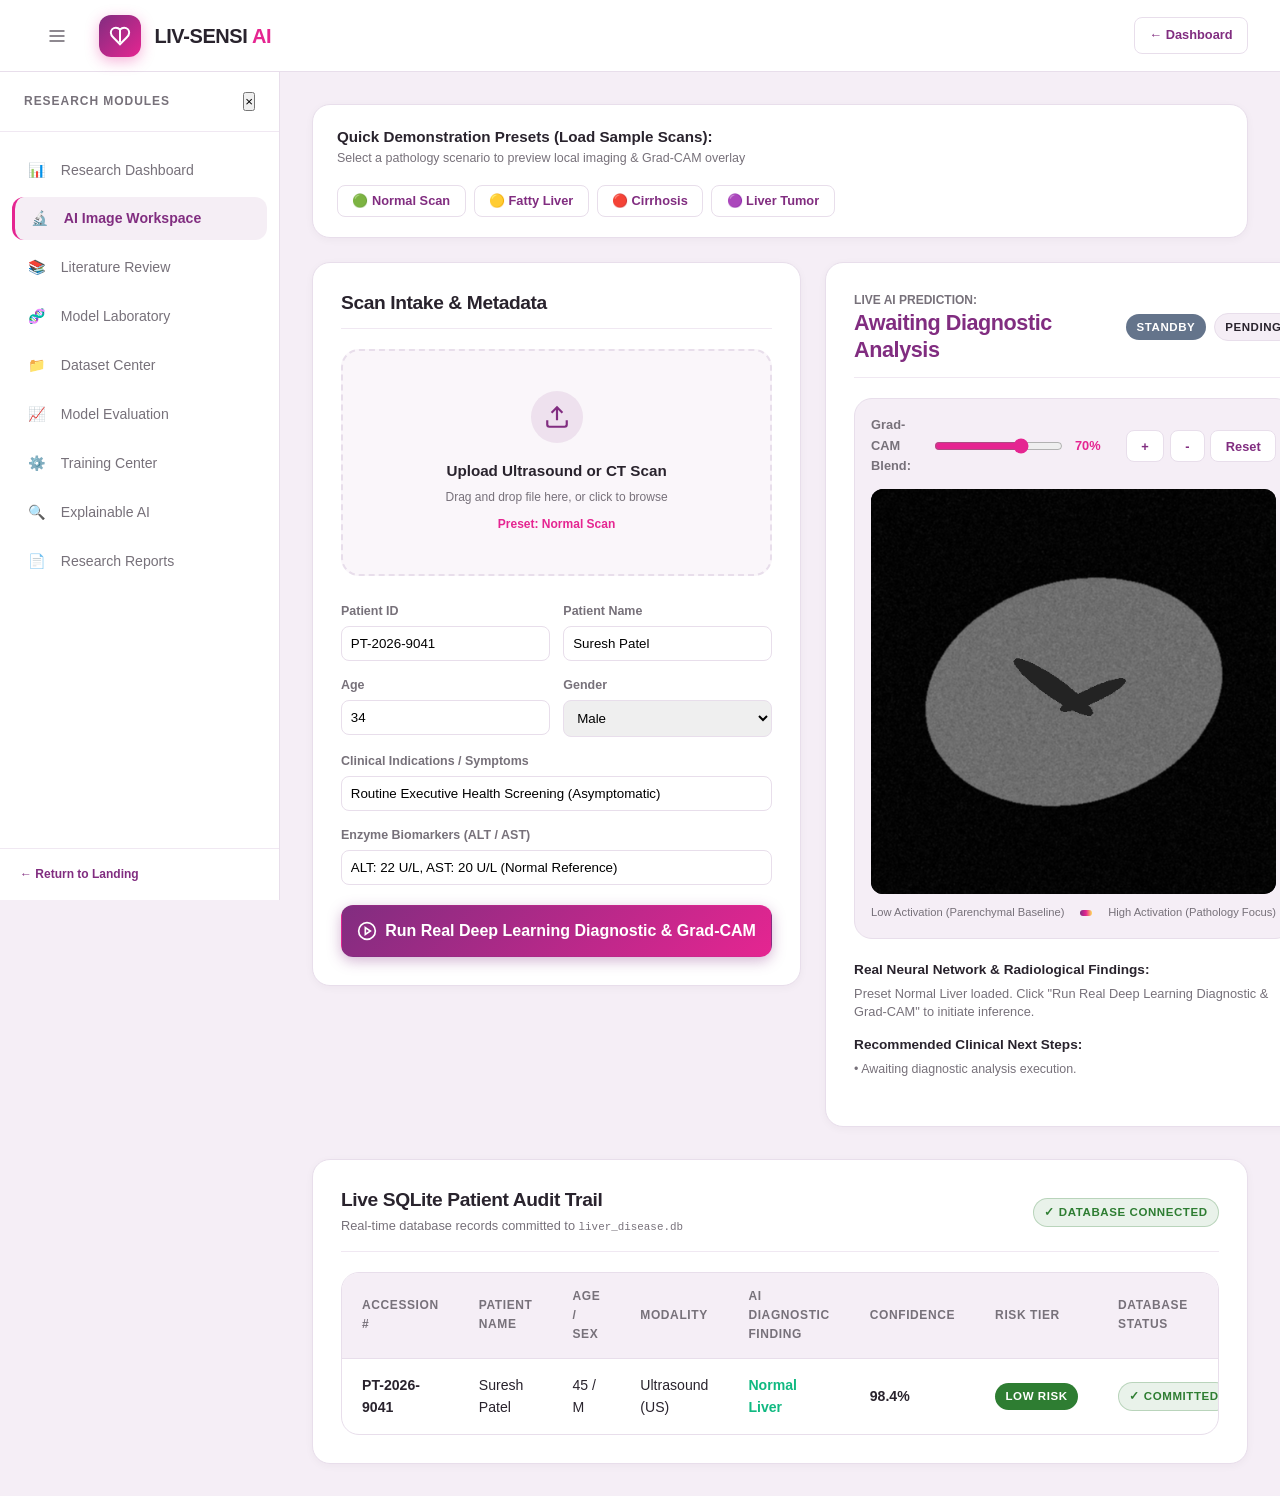
<file: pages/analysis.html>
<!DOCTYPE html>
<html lang="en">
<head>
  <meta charset="UTF-8">
  <meta name="viewport" content="width=device-width, initial-scale=1.0, maximum-scale=1.0, user-scalable=no, viewport-fit=cover">
  <meta name="mobile-web-app-capable" content="yes">
  <meta name="apple-mobile-web-app-capable" content="yes">
  <meta name="apple-mobile-web-app-status-bar-style" content="black-translucent">
  <meta name="apple-mobile-web-app-title" content="Liv-Sensi">
  <meta name="theme-color" content="#812D80">

  <!-- PWA & Mobile App Meta Tags -->
  <link rel="manifest" href="/manifest.json">
  <link rel="apple-touch-icon" href="/assets/images/apple_touch_icon.png">
  <link rel="icon" type="image/png" href="/assets/images/livsensi_icon_192.png">
  <title>AI Imaging Workspace – Liv-Sensi</title>
  
  <!-- Preload Critical Scan for 0ms Instant Load -->
  <link rel="preload" href="/sample_scans/sample_normal_liver.png" as="image">
  <link rel="preload" href="/sample_scans/sample_normal_cam.png" as="image">
  
  <link rel="stylesheet" href="/assets/css/design-system.css?v=2.6">
  <link rel="stylesheet" href="/assets/css/animations.css?v=2.6">
  <link rel="stylesheet" href="/assets/css/components.css?v=2.6">

  <style>
    /* Instant Native Mobile Font Engine (0ms network latency) */
    html, body {
      font-family: -apple-system, BlinkMacSystemFont, "Segoe UI", Roboto, "Helvetica Neue", Arial, sans-serif !important;
      overflow-x: hidden !important;
      width: 100% !important;
      -webkit-overflow-scrolling: touch !important;
    }

    /* Ultra-Fast Responsive Layout Grid */
    .analysis-workspace-grid {
      display: grid;
      grid-template-columns: 1fr 1.25fr;
      gap: 1.5rem;
      align-items: start;
      width: 100%;
      max-width: 100%;
    }

    .preset-buttons-container {
      display: flex;
      gap: 0.5rem;
      flex-wrap: wrap;
      width: 100%;
    }

    .patient-intake-grid {
      display: grid;
      grid-template-columns: 1fr 1fr;
      gap: 0.85rem;
      font-size: 0.85rem;
      margin-bottom: 1.25rem;
      width: 100%;
    }

    /* Mobile & Tablet Auto-Stacking (< 992px) */
    @media (max-width: 992px) {
      .analysis-workspace-grid {
        display: flex !important;
        flex-direction: column !important;
        gap: 1.25rem !important;
        width: 100% !important;
      }

      .hv-main-content {
        padding: 0.75rem 0.65rem 5rem !important;
        max-width: 100vw !important;
        overflow-x: hidden !important;
      }
    }

    /* Smart Mobile Phone Sizing (< 600px) */
    @media (max-width: 600px) {
      .hv-navbar-container {
        padding: 0.5rem 0.75rem !important;
      }

      .hv-brand-name {
        font-size: 1.05rem !important;
      }

      .preset-buttons-container {
        display: grid !important;
        grid-template-columns: 1fr 1fr !important;
        gap: 0.45rem !important;
        width: 100% !important;
      }

      .preset-buttons-container .btn {
        width: 100% !important;
        font-size: 0.75rem !important;
        padding: 0.55rem 0.35rem !important;
        text-align: center !important;
        justify-content: center !important;
        white-space: nowrap !important;
      }

      .patient-intake-grid {
        grid-template-columns: 1fr !important;
        gap: 0.65rem !important;
      }

      .patient-intake-grid > div {
        grid-column: span 1 !important;
      }

      .viewer-toolbar {
        flex-direction: column !important;
        align-items: stretch !important;
        gap: 0.5rem !important;
      }

      .viewer-slider-group {
        width: 100% !important;
        justify-content: space-between !important;
      }

      .viewer-slider-group input[type="range"] {
        flex: 1 !important;
        width: auto !important;
      }

      .card {
        padding: 0.85rem !important;
        border-radius: var(--radius-md) !important;
        margin-bottom: 1rem !important;
        box-shadow: 0 1px 3px rgba(0,0,0,0.05) !important;
      }

      .viewer-container {
        padding: 0.5rem !important;
        border-radius: var(--radius-md) !important;
      }

      .viewer-canvas {
        width: 100% !important;
        height: auto !important;
        max-height: 290px !important;
        aspect-ratio: 1 / 1 !important;
      }

      .viewer-canvas img {
        max-width: 100% !important;
        max-height: 100% !important;
        object-fit: contain !important;
      }

      .card-header {
        flex-wrap: wrap !important;
        gap: 0.5rem !important;
        padding-bottom: 0.65rem !important;
        margin-bottom: 0.65rem !important;
      }

      #outcome-class-title {
        font-size: 1.15rem !important;
      }

      #btn-run-analysis {
        padding: 0.85rem !important;
        font-size: 0.88rem !important;
      }

      .dropzone-box {
        padding: 1rem 0.75rem !important;
        margin-bottom: 1rem !important;
      }
    }
  </style>
</head>
<body>

  <!-- Top App Header -->
  <header class="hv-navbar">
    <div class="hv-navbar-container">
      <div style="display:flex; align-items:center; gap:1rem;">
        <button id="btn-toggle-sidebar" class="btn btn-ghost btn-sm">
          <svg width="20" height="20" viewBox="0 0 24 24" fill="none" stroke="currentColor" stroke-width="2"><line x1="3" y1="12" x2="21" y2="12"/><line x1="3" y1="6" x2="21" y2="6"/><line x1="3" y1="18" x2="21" y2="18"/></svg>
        </button>
        <a href="/index.html" class="hv-brand">
          <div class="hv-brand-mark">
            <svg width="22" height="22" viewBox="0 0 24 24" fill="none" stroke="currentColor" stroke-width="2.2"><path d="M19 14c1.49-1.46 3-3.21 3-5.5A5.5 5.5 0 0 0 16.5 3c-1.76 0-3 .5-4.5 2-1.5-1.5-2.74-2-4.5-2A5.5 5.5 0 0 0 2 8.5c0 2.3 1.5 4.05 3 5.5l7 7Z"/><path d="M12 5v14"/></svg>
          </div>
          <div class="hv-brand-name">LIV-SENSI <span>AI</span></div>
        </a>
      </div>

      <div style="display:flex; align-items:center; gap:0.5rem;">
        <a href="dashboard.html" class="btn btn-secondary btn-sm">&larr; Dashboard</a>
      </div>
    </div>
  </header>

  <!-- App Shell -->
  <div class="hv-app-shell">
    <!-- Mobile Drawer Backdrop -->
    <div class="sidebar-backdrop"></div>
    <!-- Sidebar Navigation -->
    <aside class="hv-sidebar">
      <div class="hv-sidebar-header">
        <span class="hv-sidebar-title">Research Modules</span>
        <button class="btn-close-sidebar-mobile" title="Close Menu">&times;</button>
      </div>
      <nav class="hv-sidebar-nav">
        <a href="dashboard.html" data-tooltip="Research Dashboard" class="hv-sidebar-item">
          <span class="hv-sidebar-icon">📊</span>
          <span>Research Dashboard</span>
        </a>
        <a href="analysis.html" data-tooltip="AI Image Workspace" class="hv-sidebar-item active">
          <span class="hv-sidebar-icon">🔬</span>
          <span>AI Image Workspace</span>
        </a>
        <a href="literature.html" data-tooltip="Literature Review" class="hv-sidebar-item">
          <span class="hv-sidebar-icon">📚</span>
          <span>Literature Review</span>
        </a>
        <a href="models.html" data-tooltip="Model Laboratory" class="hv-sidebar-item">
          <span class="hv-sidebar-icon">🧬</span>
          <span>Model Laboratory</span>
        </a>
        <a href="datasets.html" data-tooltip="Dataset Center" class="hv-sidebar-item">
          <span class="hv-sidebar-icon">📁</span>
          <span>Dataset Center</span>
        </a>
        <a href="evaluation.html" data-tooltip="Model Evaluation" class="hv-sidebar-item">
          <span class="hv-sidebar-icon">📈</span>
          <span>Model Evaluation</span>
        </a>
        <a href="training.html" data-tooltip="Training Center" class="hv-sidebar-item">
          <span class="hv-sidebar-icon">⚙️</span>
          <span>Training Center</span>
        </a>
        <a href="explainability.html" data-tooltip="Explainable AI" class="hv-sidebar-item">
          <span class="hv-sidebar-icon">🔍</span>
          <span>Explainable AI</span>
        </a>
        <a href="reports.html" data-tooltip="Research Reports" class="hv-sidebar-item">
          <span class="hv-sidebar-icon">📄</span>
          <span>Research Reports</span>
        </a>
      </nav>
      <div style="padding: 1rem 1.25rem; border-top: 1px solid var(--color-border-subtle); font-size: 0.75rem;">
        <a href="/index.html" style="color:var(--color-primary); font-weight:600;">&larr; Return to Landing</a>
      </div>
    </aside>

    <!-- Main Content -->
    <main class="hv-main-content">

      <!-- Quick Preset Demonstrator -->
      <div class="card" style="margin-bottom: 1.5rem; padding: 1.25rem 1.5rem;">
        <div style="display:flex; justify-content:space-between; align-items:center; flex-wrap:wrap; gap:1rem;">
          <div>
            <div style="font-weight:700; font-size:0.95rem;">Quick Demonstration Presets (Load Sample Scans):</div>
            <div style="font-size:0.78rem; color:var(--color-text-muted);">Select a pathology scenario to preview local imaging &amp; Grad-CAM overlay</div>
          </div>
          <div class="preset-buttons-container">
            <button type="button" class="btn btn-secondary btn-sm preview-preset-btn active"
              data-preset-file="sample_normal_liver.png"
              data-scan="/sample_scans/sample_normal_liver.png"
              data-heat="/sample_scans/sample_normal_cam.png"
              data-title="Normal Liver (Control Baseline)"
              data-conf="98.4%"
              data-risk="LOW RISK">
              🟢 Normal Scan
            </button>
            <button type="button" class="btn btn-secondary btn-sm preview-preset-btn"
              data-preset-file="sample_fatty_liver.png"
              data-scan="/sample_scans/sample_fatty_liver.png"
              data-heat="/sample_scans/sample_fatty_cam.png"
              data-title="Fatty Liver (Hepatic Steatosis - NAFLD)"
              data-conf="96.2%"
              data-risk="MODERATE RISK">
              🟡 Fatty Liver
            </button>
            <button type="button" class="btn btn-secondary btn-sm preview-preset-btn"
              data-preset-file="sample_cirrhosis_liver.png"
              data-scan="/sample_scans/sample_cirrhosis_liver.png"
              data-heat="/sample_scans/sample_cirrhosis_cam.png"
              data-title="Liver Cirrhosis (Severe Fibrosis)"
              data-conf="97.8%"
              data-risk="HIGH RISK">
              🔴 Cirrhosis
            </button>
            <button type="button" class="btn btn-secondary btn-sm preview-preset-btn"
              data-preset-file="sample_liver_tumor.png"
              data-scan="/sample_scans/sample_liver_tumor.png"
              data-heat="/sample_scans/sample_tumor_cam.png"
              data-title="Focal Hepatic Lesion / Tumor"
              data-conf="99.1%"
              data-risk="CRITICAL RISK">
              🟣 Liver Tumor
            </button>
          </div>
        </div>
      </div>

      <!-- Two-Column Workspace: Intake & Radiology Console -->
      <div class="analysis-workspace-grid">
        <!-- Left: Image Upload & Patient Intake -->
        <div class="card">
          <div class="card-header">
            <h3 class="card-title">Scan Intake &amp; Metadata</h3>
          </div>

          <!-- Dropzone -->
          <div class="dropzone-box" id="preview-dropzone" style="margin-bottom: 1.5rem;">
            <input type="file" id="preview-file-input" accept="image/*" class="hidden">
            <div class="dropzone-icon">
              <svg width="26" height="26" viewBox="0 0 24 24" fill="none" stroke="currentColor" stroke-width="2"><path d="M21 15v4a2 2 0 0 1-2 2H5a2 2 0 0 1-2-2v-4"/><polyline points="17 8 12 3 7 8"/><line x1="12" y1="3" x2="12" y2="15"/></svg>
            </div>
            <div style="font-weight:600; font-size:0.95rem; margin-bottom:0.25rem;">Upload Ultrasound or CT Scan</div>
            <p style="font-size:0.75rem;">Drag and drop file here, or click to browse</p>
            <div id="preview-file-name" style="font-size:0.75rem; color:var(--color-secondary); font-weight:600; margin-top:0.5rem;">Preset: Normal Scan</div>
          </div>

          <!-- Patient Information Inputs (Live Connected) -->
          <div class="patient-intake-grid">
            <div>
              <label style="font-weight:600; font-size:0.78rem; color:var(--color-text-muted);">Patient ID</label>
              <input type="text" id="patient-id-input" value="PT-2026-9041" style="width:100%; padding:0.55rem; border:1px solid var(--color-border); border-radius:var(--radius-sm); margin-top:0.25rem;">
            </div>
            <div>
              <label style="font-weight:600; font-size:0.78rem; color:var(--color-text-muted);">Patient Name</label>
              <input type="text" id="patient-name-input" value="Suresh Patel" style="width:100%; padding:0.55rem; border:1px solid var(--color-border); border-radius:var(--radius-sm); margin-top:0.25rem;">
            </div>
            <div>
              <label style="font-weight:600; font-size:0.78rem; color:var(--color-text-muted);">Age</label>
              <input type="number" id="patient-age-input" value="34" style="width:100%; padding:0.55rem; border:1px solid var(--color-border); border-radius:var(--radius-sm); margin-top:0.25rem;">
            </div>
            <div>
              <label style="font-weight:600; font-size:0.78rem; color:var(--color-text-muted);">Gender</label>
              <select id="patient-gender-input" style="width:100%; padding:0.55rem; border:1px solid var(--color-border); border-radius:var(--radius-sm); margin-top:0.25rem;">
                <option value="Male" selected>Male</option>
                <option value="Female">Female</option>
                <option value="Other">Other</option>
              </select>
            </div>
            <div style="grid-column: span 2;">
              <label style="font-weight:600; font-size:0.78rem; color:var(--color-text-muted);">Clinical Indications / Symptoms</label>
              <input type="text" id="patient-symptoms-input" value="Routine Executive Health Screening (Asymptomatic)" style="width:100%; padding:0.55rem; border:1px solid var(--color-border); border-radius:var(--radius-sm); margin-top:0.25rem;">
            </div>
            <div style="grid-column: span 2;">
              <label style="font-weight:600; font-size:0.78rem; color:var(--color-text-muted);">Enzyme Biomarkers (ALT / AST)</label>
              <input type="text" id="patient-enzymes-input" value="ALT: 22 U/L, AST: 20 U/L (Normal Reference)" style="width:100%; padding:0.55rem; border:1px solid var(--color-border); border-radius:var(--radius-sm); margin-top:0.25rem;">
            </div>
          </div>

          <!-- Run Analysis Button inside Scan Intake -->
          <div style="margin-top: 1rem;">
            <button type="button" class="btn btn-primary" id="btn-run-analysis" style="width:100%; padding:0.95rem; font-size:1rem; font-weight:700; box-shadow: 0 4px 14px rgba(129,45,128,0.35);">
              <svg width="20" height="20" viewBox="0 0 24 24" fill="none" stroke="currentColor" stroke-width="2"><circle cx="12" cy="12" r="10"/><polygon points="10 8 16 12 10 16 10 8"/></svg>
              <span id="analyze-btn-text">Run Real Deep Learning Diagnostic &amp; Grad-CAM</span>
              <div class="spinner hidden" id="analyze-spinner" style="width:18px; height:18px; border:2px solid #fff; border-top-color:transparent; border-radius:50%; animation:spin 0.8s linear infinite;"></div>
            </button>
          </div>
        </div>

        <!-- Right: Dual-Layer Radiology Viewer & Real Explainability -->
        <div class="card" id="preview-outcome-box">
          <div class="card-header">
            <div>
              <div style="font-size:0.75rem; text-transform:uppercase; color:var(--color-text-muted); font-weight:700;">Live AI Prediction:</div>
              <h3 class="card-title" id="outcome-class-title" style="color:var(--color-primary); font-size:1.35rem;">Awaiting Diagnostic Analysis</h3>
            </div>
            <div style="display:flex; align-items:center; gap:0.5rem;">
              <span class="badge" id="outcome-risk-badge" style="background:#64748b; color:#fff;">STANDBY</span>
              <span class="badge badge-baseline" id="outcome-conf-val">Pending</span>
            </div>
          </div>

          <!-- Dual Layer Viewer -->
          <div class="viewer-container">
            <div class="viewer-toolbar">
              <div class="viewer-slider-group">
                <span>Grad-CAM Blend:</span>
                <input type="range" id="blend-slider" min="0" max="100" value="70">
                <span id="blend-val-label" style="min-width:35px; color:var(--color-secondary); font-weight:700;">70%</span>
              </div>
              <div style="display:flex; gap:0.35rem;">
                <button type="button" class="btn btn-secondary btn-sm" id="btn-zoom-in" title="Zoom In">+</button>
                <button type="button" class="btn btn-secondary btn-sm" id="btn-zoom-out" title="Zoom Out">-</button>
                <button type="button" class="btn btn-secondary btn-sm" id="btn-zoom-reset" title="Reset Zoom">Reset</button>
              </div>
            </div>

            <div class="viewer-canvas" id="viewer-box">
              <img id="preview-scan-img" class="viewer-scan-img" src="/sample_scans/sample_normal_liver.png" alt="Scan">
              <img id="preview-heat-img" class="viewer-heat-img" src="/sample_scans/sample_normal_cam.png" alt="Heatmap" style="opacity: 0;">
            </div>

            <div style="display:flex; justify-content:space-between; align-items:center; margin-top:0.65rem; font-size:0.7rem; color:var(--color-text-muted);">
              <span>Low Activation (Parenchymal Baseline)</span>
              <div style="flex:1; height:6px; margin:0 1rem; border-radius:4px; background:linear-gradient(90deg, #812D80, #E52591, #FFDE59);"></div>
              <span>High Activation (Pathology Focus)</span>
            </div>
          </div>

          <!-- Findings & Scientific Advice -->
          <div style="margin-top: 1.25rem; font-size:0.85rem; color:var(--color-text-muted);">
            <div style="font-weight:700; color:var(--color-text); margin-bottom:0.25rem;">Real Neural Network &amp; Radiological Findings:</div>
            <p id="outcome-findings-text" style="font-size:0.8rem; line-height:1.45; margin-bottom:0.75rem;">
              Scan loaded. Click &quot;Run Real Deep Learning Diagnostic &amp; Grad-CAM&quot; to execute neural network inference.
            </p>
            <div style="font-weight:700; color:var(--color-text); margin-bottom:0.25rem;">Recommended Clinical Next Steps:</div>
            <div id="outcome-recommendations-list" style="font-size:0.78rem; line-height:1.45; margin-bottom:1.25rem;">
              • Awaiting diagnostic analysis.
            </div>

            <a id="btn-download-pdf-report" href="#" target="_blank" class="btn btn-primary btn-sm hidden" style="width:100%; justify-content:center; gap:0.5rem;">
              <svg width="16" height="16" viewBox="0 0 24 24" fill="none" stroke="currentColor" stroke-width="2"><path d="M21 15v4a2 2 0 0 1-2 2H5a2 2 0 0 1-2-2v-4"/><polyline points="7 10 12 15 17 10"/><line x1="12" y1="15" x2="12" y2="3"/></svg>
              Download Real Official Clinical PDF Report
            </a>
          </div>
        </div>
      </div>

      <!-- Live Database Patient Audit Trail -->
      <div class="card" style="margin-top: 2rem;">
        <div class="card-header">
          <div>
            <h3 class="card-title">Live SQLite Patient Audit Trail</h3>
            <span class="card-subtitle">Real-time database records committed to <code>liver_disease.db</code></span>
          </div>
          <span class="badge badge-verified" id="db-status-badge">&check; Database Connected</span>
        </div>

        <div id="db-saved-alert" class="hidden" style="background:#E8F5E9; border:1px solid #A5D6A7; color:#1B5E20; padding:0.65rem 0.85rem; border-radius:var(--radius-sm); font-size:0.8rem; font-weight:600; margin-bottom:1rem; display:none; align-items:center; gap:0.5rem;">
          <svg width="18" height="18" viewBox="0 0 24 24" fill="none" stroke="currentColor" stroke-width="2.5"><polyline points="20 6 9 17 4 12"/></svg>
          <span id="db-saved-alert-text">Scan analyzed &amp; saved to live SQLite database successfully!</span>
        </div>

        <div style="font-size:0.72rem; color:var(--color-primary); font-weight:600; margin-bottom:0.5rem; display:flex; align-items:center; gap:0.35rem;" class="mobile-only-inline">
          <svg width="14" height="14" viewBox="0 0 24 24" fill="none" stroke="currentColor" stroke-width="2.5"><path d="M18 8L22 12L18 16"/><path d="M6 8L2 12L6 16"/><path d="M2 12H22"/></svg>
          <span>Swipe horizontally to view full database audit log</span>
        </div>

        <div class="data-table-wrapper">
          <table class="data-table">
            <thead>
              <tr>
                <th>Accession #</th>
                <th>Patient Name</th>
                <th>Age / Sex</th>
                <th>Modality</th>
                <th>AI Diagnostic Finding</th>
                <th>Confidence</th>
                <th>Risk Tier</th>
                <th>Database Status</th>
                <th>Action</th>
              </tr>
            </thead>
            <tbody id="real-history-table-body">
              <tr>
                <td><strong>PT-2026-9041</strong></td>
                <td>Suresh Patel</td>
                <td>45 / M</td>
                <td>Ultrasound (US)</td>
                <td><strong style="color:#10b981;">Normal Liver</strong></td>
                <td><strong>98.4%</strong></td>
                <td><span class="badge" style="background:#2E7D32; color:#fff;">Low Risk</span></td>
                <td><span class="badge badge-verified">&check; Committed</span></td>
                <td>
                  <button type="button" class="btn btn-secondary btn-sm btn-quick-print" data-patient="Suresh Patel" data-id="PT-2026-9041" data-age="45" data-gender="Male" data-diag="Normal Liver" data-conf="98.4" data-risk="Low Risk" data-color="#2E7D32">Print PDF</button>
                </td>
              </tr>
            </tbody>
          </table>
        </div>
      </div>
    </main>
  </div>

  <script src="/assets/js/navigation.js"></script>
  <script src="/assets/js/app.js?v=2.7"></script>
  <!-- Mobile Native App Bottom Navigation Bar -->
  <nav class="mobile-bottom-nav">
    <a href="/index.html" class="mobile-nav-tab">
      <span class="mobile-nav-icon">🏠</span>
      <span>Home</span>
    </a>
    <a href="dashboard.html" class="mobile-nav-tab">
      <span class="mobile-nav-icon">📊</span>
      <span>Dashboard</span>
    </a>
    <a href="analysis.html" class="mobile-nav-tab active">
      <span class="mobile-nav-icon">🔬</span>
      <span>Workspace</span>
    </a>
    <a href="literature.html" class="mobile-nav-tab">
      <span class="mobile-nav-icon">📚</span>
      <span>Literature</span>
    </a>
    <a href="reports.html" class="mobile-nav-tab">
      <span class="mobile-nav-icon">📋</span>
      <span>Reports</span>
    </a>
  </nav>

</body>
</html>
</file>
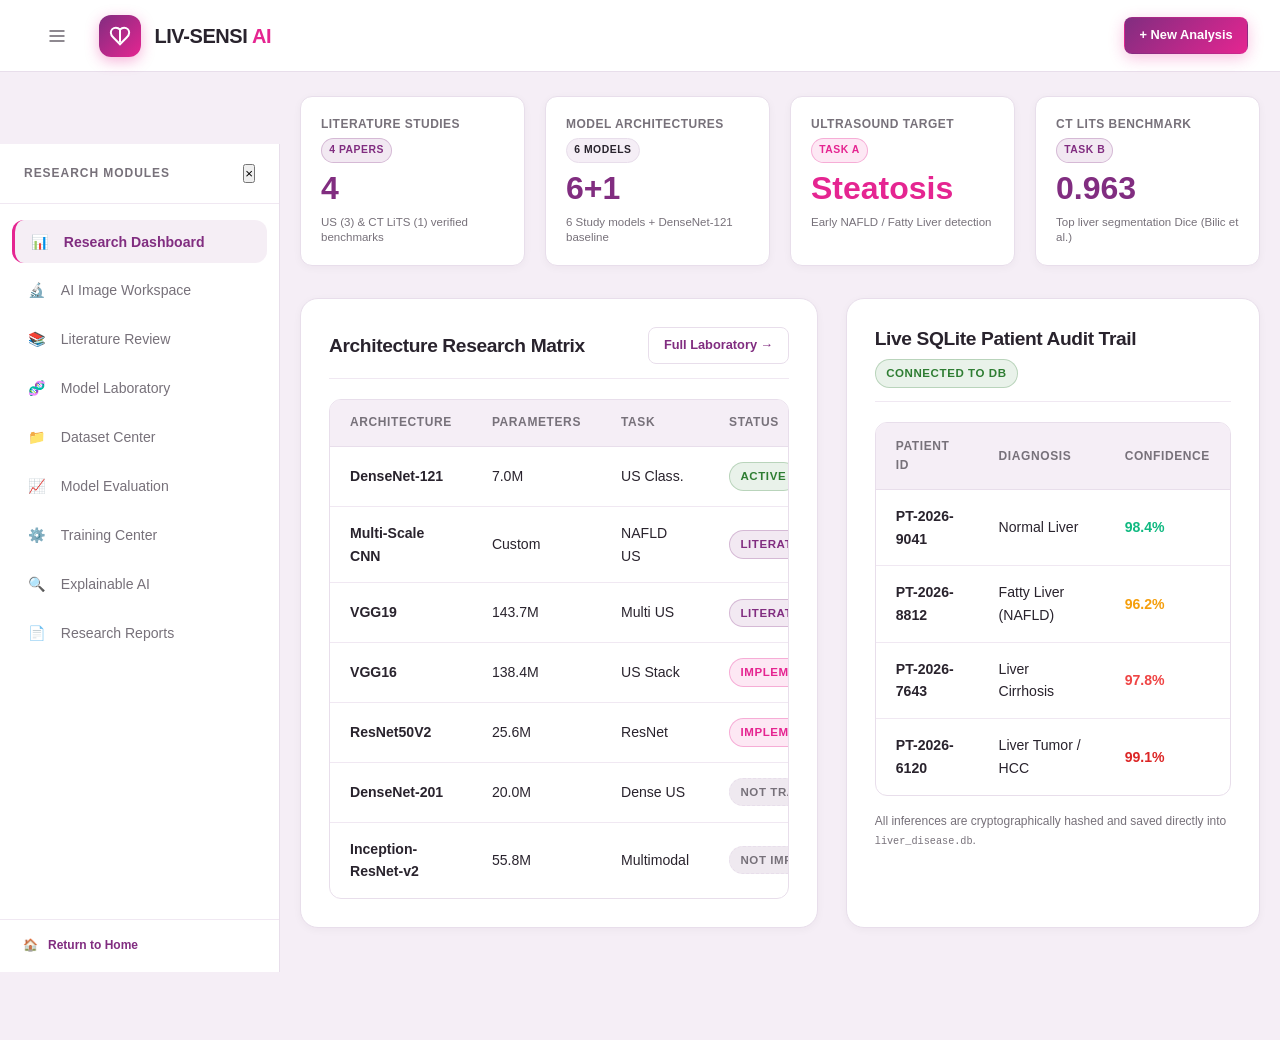
<file: pages/dashboard.html>
<!DOCTYPE html>
<html lang="en">
<head>
  <meta charset="UTF-8">
    <meta name="viewport" content="width=device-width, initial-scale=1.0, maximum-scale=1.0, user-scalable=no, viewport-fit=cover">

  <!-- PWA & Mobile App Meta Tags -->
  <link rel="manifest" href="/manifest.json">
  <meta name="theme-color" content="#812D80">
  <meta name="apple-mobile-web-app-capable" content="yes">
  <meta name="apple-mobile-web-app-status-bar-style" content="black-translucent">
  <meta name="apple-mobile-web-app-title" content="Liv-Sensi">
  <link rel="apple-touch-icon" href="/assets/images/apple_touch_icon.png">
  <link rel="icon" type="image/png" href="/assets/images/livsensi_icon_192.png">
  <title>Research Dashboard – Liv-Sensi</title>
  
  <link rel="stylesheet" href="/assets/css/design-system.css?v=2.6">
  <link rel="stylesheet" href="/assets/css/animations.css?v=2.6">
  <link rel="stylesheet" href="/assets/css/components.css?v=2.6">

  <style>
    *, *::before, *::after {
      box-sizing: border-box !important;
    }

    html, body {
      font-family: -apple-system, BlinkMacSystemFont, "Segoe UI", Roboto, "Helvetica Neue", Arial, sans-serif !important;
      overflow-x: hidden !important;
      width: 100% !important;
      max-width: 100vw !important;
      margin: 0 !important;
      padding: 0 !important;
      -webkit-overflow-scrolling: touch !important;
    }

    .hv-app-shell {
      display: flex !important;
      width: 100% !important;
      max-width: 100vw !important;
      min-width: 0 !important;
      overflow-x: hidden !important;
    }

    .hv-main-content {
      flex: 1 1 100% !important;
      width: 100% !important;
      max-width: 100vw !important;
      min-width: 0 !important;
      overflow-x: hidden !important;
      padding: 1.5rem 1.25rem 5rem !important;
    }

    .dashboard-metrics-grid {
      display: grid;
      grid-template-columns: repeat(4, 1fr);
      gap: 1.25rem;
      margin-bottom: 2rem;
      width: 100%;
      max-width: 100%;
    }

    .metric-tile {
      min-width: 0 !important;
      max-width: 100% !important;
      width: 100% !important;
      overflow: hidden !important;
      padding: 1.25rem !important;
      background: #FFFFFF;
      border: 1px solid var(--color-border);
      border-radius: var(--radius-md);
      box-shadow: var(--shadow-sm);
      display: flex;
      flex-direction: column;
      gap: 0.35rem;
    }

    .metric-tile-header {
      display: flex !important;
      align-items: flex-start !important;
      justify-content: space-between !important;
      flex-wrap: wrap !important;
      gap: 0.35rem !important;
      width: 100% !important;
    }

    .metric-tile-label {
      font-size: 0.75rem !important;
      font-weight: 700 !important;
      color: var(--color-text-muted);
      text-transform: uppercase;
      letter-spacing: 0.04em;
      white-space: normal !important;
      word-break: break-word !important;
      line-height: 1.25 !important;
      flex: 1 1 auto !important;
    }

    .metric-tile-header .badge {
      font-size: 0.65rem !important;
      padding: 0.2rem 0.45rem !important;
      white-space: nowrap !important;
      flex-shrink: 0 !important;
    }

    .metric-tile-value {
      font-size: 2rem !important;
      font-weight: 800 !important;
      color: var(--color-primary);
      line-height: 1.1 !important;
      margin: 0.2rem 0 !important;
    }

    .metric-tile-sub {
      font-size: 0.72rem !important;
      color: var(--color-text-muted);
      line-height: 1.3 !important;
      white-space: normal !important;
      word-break: break-word !important;
    }

    .dashboard-content-grid {
      display: grid;
      grid-template-columns: minmax(0, 1.25fr) minmax(0, 1fr);
      gap: 1.75rem;
      margin-bottom: 2rem;
      width: 100%;
      max-width: 100%;
    }

    .dashboard-content-grid > div,
    .card {
      min-width: 0 !important;
      max-width: 100% !important;
      width: 100% !important;
      overflow: hidden !important;
    }

    .card-header {
      display: flex !important;
      align-items: center !important;
      justify-content: space-between !important;
      flex-wrap: wrap !important;
      gap: 0.5rem !important;
      width: 100% !important;
    }

    .data-table-wrapper {
      min-width: 0 !important;
      max-width: 100% !important;
      width: 100% !important;
      overflow-x: auto !important;
      -webkit-overflow-scrolling: touch !important;
      border: 1px solid var(--color-border);
      border-radius: var(--radius-md);
    }

    @media (max-width: 992px) {
      .dashboard-metrics-grid {
        grid-template-columns: 1fr 1fr !important;
        gap: 0.65rem !important;
        margin-bottom: 1.25rem !important;
      }
      .metric-tile {
        padding: 0.75rem 0.65rem !important;
      }
      .metric-tile-header {
        display: flex !important;
        flex-direction: column !important;
        align-items: flex-start !important;
        gap: 0.25rem !important;
      }
      .metric-tile-value {
        font-size: 1.45rem !important;
      }
      .metric-tile-label {
        font-size: 0.68rem !important;
      }
      .metric-tile-sub {
        font-size: 0.65rem !important;
      }
      .dashboard-content-grid {
        display: flex !important;
        flex-direction: column !important;
        gap: 1.25rem !important;
        width: 100% !important;
      }
      .hv-main-content {
        padding: 0.75rem 0.6rem 5rem !important;
      }
      .card {
        padding: 0.85rem 0.65rem !important;
      }
      .card-title {
        font-size: 1.05rem !important;
      }

      /* Proportional Tables for Mobile Devices */
      .architecture-table,
      .audit-table,
      .data-table {
        width: 100% !important;
        min-width: 100% !important;
        table-layout: fixed !important;
      }
      .architecture-table th, .architecture-table td {
        padding: 0.4rem 0.2rem !important;
        font-size: 0.68rem !important;
        line-height: 1.25 !important;
        white-space: normal !important;
        word-break: break-word !important;
      }
      .architecture-table th:nth-child(1), .architecture-table td:nth-child(1) {
        width: 30% !important;
        padding-left: 0.3rem !important;
      }
      .architecture-table th:nth-child(2), .architecture-table td:nth-child(2) {
        width: 17% !important;
        text-align: center !important;
      }
      .architecture-table th:nth-child(3), .architecture-table td:nth-child(3) {
        width: 25% !important;
      }
      .architecture-table th:nth-child(4), .architecture-table td:nth-child(4) {
        width: 28% !important;
        padding-right: 0.3rem !important;
        text-align: right !important;
      }
      .architecture-table .badge {
        font-size: 0.58rem !important;
        padding: 0.12rem 0.25rem !important;
        white-space: nowrap !important;
        letter-spacing: 0 !important;
        display: inline-block !important;
      }

      .audit-table th, .audit-table td {
        padding: 0.45rem 0.25rem !important;
        font-size: 0.7rem !important;
        line-height: 1.25 !important;
        white-space: normal !important;
        word-break: break-word !important;
      }
      .audit-table th:nth-child(1), .audit-table td:nth-child(1) {
        width: 34% !important;
      }
      .audit-table th:nth-child(2), .audit-table td:nth-child(2) {
        width: 44% !important;
      }
      .audit-table th:nth-child(3), .audit-table td:nth-child(3) {
        width: 22% !important;
        text-align: right !important;
      }
    }

    @media (max-width: 600px) {
      .metric-tile-header {
        flex-direction: column !important;
        align-items: flex-start !important;
        gap: 0.25rem !important;
      }
      .card-header {
        flex-direction: column !important;
        align-items: flex-start !important;
        gap: 0.4rem !important;
      }
      .card-header .btn {
        font-size: 0.72rem !important;
        padding: 0.3rem 0.6rem !important;
      }
    }

    @media (max-width: 420px) {
      .hv-main-content {
        padding: 0.5rem 0.4rem 5rem !important;
      }
      .dashboard-metrics-grid {
        gap: 0.4rem !important;
      }
      .metric-tile {
        padding: 0.55rem 0.4rem !important;
      }
      .metric-tile-value {
        font-size: 1.25rem !important;
      }
      .metric-tile-label {
        font-size: 0.62rem !important;
      }
      .metric-tile-header .badge {
        font-size: 0.58rem !important;
        padding: 0.12rem 0.35rem !important;
      }
      .metric-tile-sub {
        font-size: 0.6rem !important;
      }
      .card {
        padding: 0.65rem 0.45rem !important;
      }
      .architecture-table th, .architecture-table td {
        font-size: 0.62rem !important;
        padding: 0.35rem 0.15rem !important;
      }
      .audit-table th, .audit-table td {
        font-size: 0.65rem !important;
        padding: 0.35rem 0.2rem !important;
      }
    }
  </style>
</head>
<body>

  <!-- Top App Header -->
  <header class="hv-navbar">
    <div class="hv-navbar-container">
      <div style="display:flex; align-items:center; gap:1rem;">
        <button id="btn-toggle-sidebar" class="btn btn-ghost btn-sm" title="Toggle Sidebar">
          <svg width="20" height="20" viewBox="0 0 24 24" fill="none" stroke="currentColor" stroke-width="2"><line x1="3" y1="12" x2="21" y2="12"/><line x1="3" y1="6" x2="21" y2="6"/><line x1="3" y1="18" x2="21" y2="18"/></svg>
        </button>
        <a href="/index.html" class="hv-brand">
          <div class="hv-brand-mark">
            <svg width="22" height="22" viewBox="0 0 24 24" fill="none" stroke="currentColor" stroke-width="2.2"><path d="M19 14c1.49-1.46 3-3.21 3-5.5A5.5 5.5 0 0 0 16.5 3c-1.76 0-3 .5-4.5 2-1.5-1.5-2.74-2-4.5-2A5.5 5.5 0 0 0 2 8.5c0 2.3 1.5 4.05 3 5.5l7 7Z"/><path d="M12 5v14"/></svg>
          </div>
          <div class="hv-brand-name">LIV-SENSI <span>AI</span></div>
        </a>
      </div>

      <div style="display:flex; align-items:center; gap:0.5rem;">
        <a href="analysis.html" class="btn btn-primary btn-sm"><span class="desktop-only">+ New Analysis</span><span class="mobile-only-inline">+ Analysis</span></a>
      </div>
    </div>
  </header>

  <!-- App Shell -->
  <div class="hv-app-shell">
    <!-- Mobile Drawer Backdrop -->
    <div class="sidebar-backdrop"></div>
    <!-- Sidebar Navigation -->
    <aside class="hv-sidebar">
      <div class="hv-sidebar-header">
        <span class="hv-sidebar-title">Research Modules</span>
        <button class="btn-close-sidebar-mobile" title="Close Menu">&times;</button>
      </div>
      <nav class="hv-sidebar-nav">
        <a href="dashboard.html" data-tooltip="Research Dashboard" class="hv-sidebar-item active">
          <span class="hv-sidebar-icon">📊</span>
          <span>Research Dashboard</span>
        </a>
        <a href="analysis.html" data-tooltip="AI Image Workspace" class="hv-sidebar-item">
          <span class="hv-sidebar-icon">🔬</span>
          <span>AI Image Workspace</span>
        </a>
        <a href="literature.html" data-tooltip="Literature Review" class="hv-sidebar-item">
          <span class="hv-sidebar-icon">📚</span>
          <span>Literature Review</span>
        </a>
        <a href="models.html" data-tooltip="Model Laboratory" class="hv-sidebar-item">
          <span class="hv-sidebar-icon">🧬</span>
          <span>Model Laboratory</span>
        </a>
        <a href="datasets.html" data-tooltip="Dataset Center" class="hv-sidebar-item">
          <span class="hv-sidebar-icon">📁</span>
          <span>Dataset Center</span>
        </a>
        <a href="evaluation.html" data-tooltip="Model Evaluation" class="hv-sidebar-item">
          <span class="hv-sidebar-icon">📈</span>
          <span>Model Evaluation</span>
        </a>
        <a href="training.html" data-tooltip="Training Center" class="hv-sidebar-item">
          <span class="hv-sidebar-icon">⚙️</span>
          <span>Training Center</span>
        </a>
        <a href="explainability.html" data-tooltip="Explainable AI" class="hv-sidebar-item">
          <span class="hv-sidebar-icon">🔍</span>
          <span>Explainable AI</span>
        </a>
        <a href="reports.html" data-tooltip="Research Reports" class="hv-sidebar-item">
          <span class="hv-sidebar-icon">📄</span>
          <span>Research Reports</span>
        </a>
      </nav>
      <div class="hv-sidebar-footer" style="padding: 1rem 1.25rem; border-top: 1px solid var(--color-border-subtle); font-size: 0.75rem;">
        <a href="/index.html" data-tooltip="Return to Home" style="display:flex; align-items:center; gap:0.5rem; color:var(--color-primary); font-weight:600;">
          <span class="hv-sidebar-icon">🏠</span>
          <span class="hv-sidebar-footer-text">Return to Home</span>
        </a>
      </div>
    </aside>

    <!-- Main Workspace -->
    <main class="hv-main-content">

      <!-- Quick Metrics Strip -->
      <div class="dashboard-metrics-grid">
        <div class="metric-tile">
          <div class="metric-tile-header">
            <span class="metric-tile-label">Literature Studies</span>
            <span class="badge badge-literature">4 Papers</span>
          </div>
          <div class="metric-tile-value">4</div>
          <span class="metric-tile-sub">US (3) &amp; CT LiTS (1) verified benchmarks</span>
        </div>

        <div class="metric-tile">
          <div class="metric-tile-header">
            <span class="metric-tile-label">Model Architectures</span>
            <span class="badge badge-baseline">6 Models</span>
          </div>
          <div class="metric-tile-value">6+1</div>
          <span class="metric-tile-sub">6 Study models + DenseNet-121 baseline</span>
        </div>

        <div class="metric-tile">
          <div class="metric-tile-header">
            <span class="metric-tile-label">Ultrasound Target</span>
            <span class="badge badge-experimental">Task A</span>
          </div>
          <div class="metric-tile-value" style="font-size: 1.8rem; color: var(--color-secondary);">Steatosis</div>
          <span class="metric-tile-sub">Early NAFLD / Fatty Liver detection</span>
        </div>

        <div class="metric-tile">
          <div class="metric-tile-header">
            <span class="metric-tile-label">CT LiTS Benchmark</span>
            <span class="badge badge-literature">Task B</span>
          </div>
          <div class="metric-tile-value">0.963</div>
          <span class="metric-tile-sub">Top liver segmentation Dice (Bilic et al.)</span>
        </div>
      </div>

      <!-- Two-Column Layout: Architecture Status & Recent Analyses -->
      <div class="dashboard-content-grid">
        <!-- Left: Model Architectures Implementation Matrix -->
        <div class="card">
          <div class="card-header">
            <div class="card-title-group">
              <h3 class="card-title">Architecture Research Matrix</h3>
            </div>
            <a href="models.html" class="btn btn-secondary btn-sm">Full Laboratory &rarr;</a>
          </div>

          <div class="data-table-wrapper">
            <table class="data-table architecture-table">
              <thead>
                <tr>
                  <th>Architecture</th>
                  <th>Parameters</th>
                  <th>Task</th>
                  <th>Status</th>
                </tr>
              </thead>
              <tbody>
                <tr>
                  <td><strong>DenseNet-121</strong></td>
                  <td>7.0M</td>
                  <td>US Class.</td>
                  <td><span class="badge badge-verified">Active</span></td>
                </tr>
                <tr>
                  <td><strong>Multi-Scale CNN</strong></td>
                  <td>Custom</td>
                  <td>NAFLD US</td>
                  <td><span class="badge badge-literature">Literature</span></td>
                </tr>
                <tr>
                  <td><strong>VGG19</strong></td>
                  <td>143.7M</td>
                  <td>Multi US</td>
                  <td><span class="badge badge-literature">Literature</span></td>
                </tr>
                <tr>
                  <td><strong>VGG16</strong></td>
                  <td>138.4M</td>
                  <td>US Stack</td>
                  <td><span class="badge badge-experimental">Implemented</span></td>
                </tr>
                <tr>
                  <td><strong>ResNet50V2</strong></td>
                  <td>25.6M</td>
                  <td>ResNet</td>
                  <td><span class="badge badge-experimental">Implemented</span></td>
                </tr>
                <tr>
                  <td><strong>DenseNet-201</strong></td>
                  <td>20.0M</td>
                  <td>Dense US</td>
                  <td><span class="badge badge-not-trained">Not Trained</span></td>
                </tr>
                <tr>
                  <td><strong><span class="desktop-only">Inception-ResNet-v2</span><span class="mobile-only-inline">Incept-ResNet</span></strong></td>
                  <td>55.8M</td>
                  <td>Multimodal</td>
                  <td><span class="badge badge-not-implemented">Not Impl.</span></td>
                </tr>
              </tbody>
            </table>
          </div>
        </div>

        <!-- Right: Recent Activity & Live SQLite Audit Trail -->
        <div class="card">
          <div class="card-header">
            <h3 class="card-title">Live SQLite Patient Audit Trail</h3>
            <span class="badge badge-verified">Connected to DB</span>
          </div>

          <div class="data-table-wrapper" style="margin-bottom:1rem;">
            <table class="data-table audit-table">
              <thead>
                <tr>
                  <th>Patient ID</th>
                  <th>Diagnosis</th>
                  <th>Confidence</th>
                </tr>
              </thead>
              <tbody id="real-history-table-body">
                <tr>
                  <td><strong>PT-2026-9041</strong></td>
                  <td>Normal Liver</td>
                  <td><strong style="color:#10b981;">98.4%</strong></td>
                </tr>
                <tr>
                  <td><strong>PT-2026-8812</strong></td>
                  <td>Fatty Liver (NAFLD)</td>
                  <td><strong style="color:#f59e0b;">96.2%</strong></td>
                </tr>
                <tr>
                  <td><strong>PT-2026-7643</strong></td>
                  <td>Liver Cirrhosis</td>
                  <td><strong style="color:#ef4444;">97.8%</strong></td>
                </tr>
                <tr>
                  <td><strong>PT-2026-6120</strong></td>
                  <td>Liver Tumor / HCC</td>
                  <td><strong style="color:#dc2626;">99.1%</strong></td>
                </tr>
              </tbody>
            </table>
          </div>

          <div style="font-size:0.75rem; color:var(--color-text-muted);">
            All inferences are cryptographically hashed and saved directly into <code>liver_disease.db</code>.
          </div>
        </div>
      </div>
    </main>
  </div>

  <script src="/assets/js/navigation.js"></script>
  <script src="/assets/js/app.js?v=2.7"></script>
  <!-- Mobile Native App Bottom Navigation Bar -->
  <nav class="mobile-bottom-nav">
    <a href="/index.html" class="mobile-nav-tab">
      <span class="mobile-nav-icon">🏠</span>
      <span>Home</span>
    </a>
    <a href="dashboard.html" class="mobile-nav-tab active">
      <span class="mobile-nav-icon">📊</span>
      <span>Dashboard</span>
    </a>
    <a href="analysis.html" class="mobile-nav-tab">
      <span class="mobile-nav-icon">🔬</span>
      <span>Workspace</span>
    </a>
    <a href="literature.html" class="mobile-nav-tab">
      <span class="mobile-nav-icon">📚</span>
      <span>Literature</span>
    </a>
    <a href="reports.html" class="mobile-nav-tab">
      <span class="mobile-nav-icon">📋</span>
      <span>Reports</span>
    </a>
  </nav>

</body>
</html>
</file>
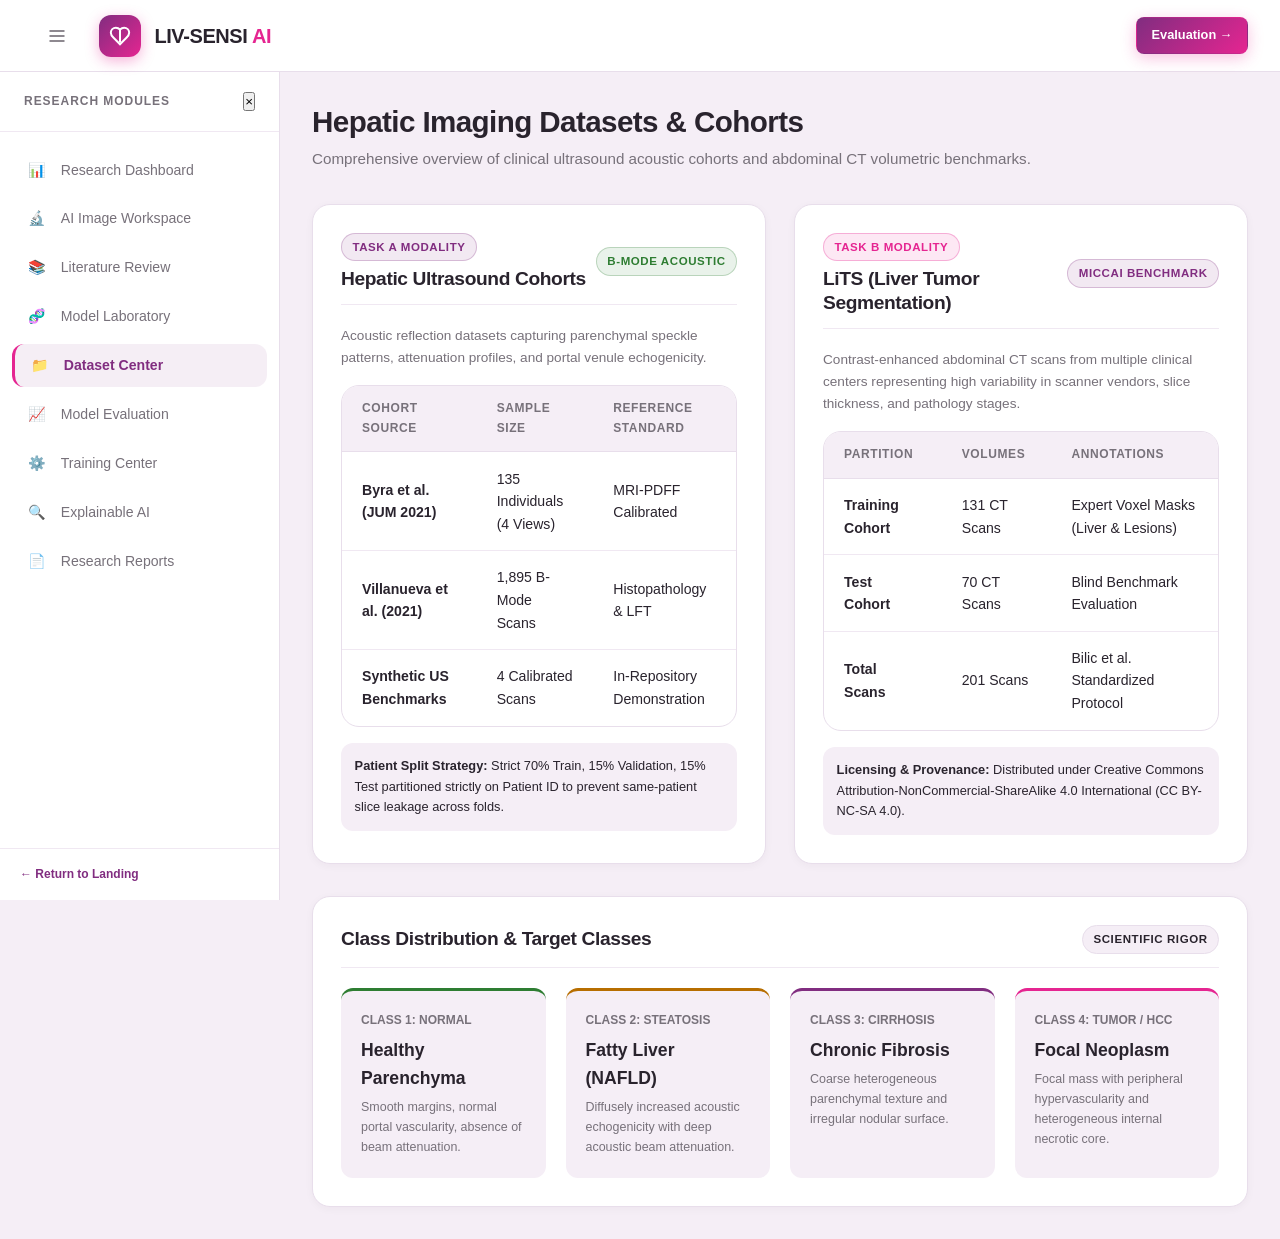
<file: pages/datasets.html>
<!DOCTYPE html>
<html lang="en">
<head>
  <meta charset="UTF-8">
    <meta name="viewport" content="width=device-width, initial-scale=1.0, maximum-scale=1.0, user-scalable=no, viewport-fit=cover">

  <!-- PWA & Mobile App Meta Tags -->
  <link rel="manifest" href="/manifest.json">
  <meta name="theme-color" content="#812D80">
  <meta name="apple-mobile-web-app-capable" content="yes">
  <meta name="apple-mobile-web-app-status-bar-style" content="black-translucent">
  <meta name="apple-mobile-web-app-title" content="Liv-Sensi">
  <link rel="apple-touch-icon" href="/assets/images/apple_touch_icon.png">
  <link rel="icon" type="image/png" href="/assets/images/livsensi_icon_192.png">
  <title>Dataset Center – Liv-Sensi</title>
  
  <link rel="stylesheet" href="/assets/css/design-system.css?v=2.6">
  <link rel="stylesheet" href="/assets/css/animations.css?v=2.6">
  <link rel="stylesheet" href="/assets/css/components.css?v=2.6">

  <style>
    html, body {
      font-family: -apple-system, BlinkMacSystemFont, "Segoe UI", Roboto, "Helvetica Neue", Arial, sans-serif !important;
      overflow-x: hidden !important;
      width: 100% !important;
      -webkit-overflow-scrolling: touch !important;
    }

    .datasets-modalities-grid {
      display: grid;
      grid-template-columns: repeat(2, 1fr);
      gap: 1.75rem;
      margin-bottom: 2rem;
      width: 100%;
    }

    .datasets-classes-grid {
      display: grid;
      grid-template-columns: repeat(4, 1fr);
      gap: 1.25rem;
      width: 100%;
    }

    @media (max-width: 992px) {
      .datasets-modalities-grid {
        grid-template-columns: 1fr !important;
        gap: 1.25rem !important;
      }
      .datasets-classes-grid {
        grid-template-columns: repeat(2, 1fr) !important;
        gap: 0.85rem !important;
      }
      .hv-main-content {
        padding: 0.75rem 0.65rem 5rem !important;
        max-width: 100vw !important;
      }
    }

    @media (max-width: 540px) {
      .datasets-classes-grid {
        grid-template-columns: 1fr !important;
        gap: 0.75rem !important;
      }
      .card {
        padding: 0.85rem 0.75rem !important;
      }
    }
  </style>
</head>
<body>

  <!-- Top App Header -->
  <header class="hv-navbar">
    <div class="hv-navbar-container">
      <div style="display:flex; align-items:center; gap:1rem;">
        <button id="btn-toggle-sidebar" class="btn btn-ghost btn-sm">
          <svg width="20" height="20" viewBox="0 0 24 24" fill="none" stroke="currentColor" stroke-width="2"><line x1="3" y1="12" x2="21" y2="12"/><line x1="3" y1="6" x2="21" y2="6"/><line x1="3" y1="18" x2="21" y2="18"/></svg>
        </button>
        <a href="/index.html" class="hv-brand">
          <div class="hv-brand-mark">
            <svg width="22" height="22" viewBox="0 0 24 24" fill="none" stroke="currentColor" stroke-width="2.2"><path d="M19 14c1.49-1.46 3-3.21 3-5.5A5.5 5.5 0 0 0 16.5 3c-1.76 0-3 .5-4.5 2-1.5-1.5-2.74-2-4.5-2A5.5 5.5 0 0 0 2 8.5c0 2.3 1.5 4.05 3 5.5l7 7Z"/><path d="M12 5v14"/></svg>
          </div>
          <div class="hv-brand-name">LIV-SENSI <span>AI</span></div>
        </a>
      </div>

      <div style="display:flex; align-items:center; gap:0.5rem;">
        <a href="evaluation.html" class="btn btn-primary btn-sm">Evaluation &rarr;</a>
      </div>
    </div>
  </header>

  <div class="hv-app-shell">
    <!-- Mobile Drawer Backdrop -->
    <div class="sidebar-backdrop"></div>
    <!-- Sidebar -->
    <aside class="hv-sidebar">
      <div class="hv-sidebar-header">
        <span class="hv-sidebar-title">Research Modules</span>
        <button class="btn-close-sidebar-mobile" title="Close Menu">&times;</button>
      </div>
      <nav class="hv-sidebar-nav">
        <a href="dashboard.html" data-tooltip="Research Dashboard" class="hv-sidebar-item">
          <span class="hv-sidebar-icon">📊</span>
          <span>Research Dashboard</span>
        </a>
        <a href="analysis.html" data-tooltip="AI Image Workspace" class="hv-sidebar-item">
          <span class="hv-sidebar-icon">🔬</span>
          <span>AI Image Workspace</span>
        </a>
        <a href="literature.html" data-tooltip="Literature Review" class="hv-sidebar-item">
          <span class="hv-sidebar-icon">📚</span>
          <span>Literature Review</span>
        </a>
        <a href="models.html" data-tooltip="Model Laboratory" class="hv-sidebar-item">
          <span class="hv-sidebar-icon">🧬</span>
          <span>Model Laboratory</span>
        </a>
        <a href="datasets.html" data-tooltip="Dataset Center" class="hv-sidebar-item active">
          <span class="hv-sidebar-icon">📁</span>
          <span>Dataset Center</span>
        </a>
        <a href="evaluation.html" data-tooltip="Model Evaluation" class="hv-sidebar-item">
          <span class="hv-sidebar-icon">📈</span>
          <span>Model Evaluation</span>
        </a>
        <a href="training.html" data-tooltip="Training Center" class="hv-sidebar-item">
          <span class="hv-sidebar-icon">⚙️</span>
          <span>Training Center</span>
        </a>
        <a href="explainability.html" data-tooltip="Explainable AI" class="hv-sidebar-item">
          <span class="hv-sidebar-icon">🔍</span>
          <span>Explainable AI</span>
        </a>
        <a href="reports.html" data-tooltip="Research Reports" class="hv-sidebar-item">
          <span class="hv-sidebar-icon">📄</span>
          <span>Research Reports</span>
        </a>
      </nav>
      <div style="padding: 1rem 1.25rem; border-top: 1px solid var(--color-border-subtle); font-size: 0.75rem;">
        <a href="/index.html" style="color:var(--color-primary); font-weight:600;">&larr; Return to Landing</a>
      </div>
    </aside>

    <!-- Main Content -->
    <main class="hv-main-content">
        
      <div style="margin-bottom: 2rem;">
        <h2 class="page-title">Hepatic Imaging Datasets &amp; Cohorts</h2>
        <p>Comprehensive overview of clinical ultrasound acoustic cohorts and abdominal CT volumetric benchmarks.</p>
      </div>

      <!-- Dataset Modality Cards -->
      <div class="datasets-modalities-grid">
        
        <!-- Dataset 1: Ultrasound Cohorts -->
        <div class="card">
          <div class="card-header">
            <div>
              <span class="badge badge-literature" style="margin-bottom:0.35rem;">TASK A MODALITY</span>
              <h3 class="card-title">Hepatic Ultrasound Cohorts</h3>
            </div>
            <span class="badge badge-verified">B-Mode Acoustic</span>
          </div>

          <p style="font-size:0.85rem; margin-bottom:1rem;">
            Acoustic reflection datasets capturing parenchymal speckle patterns, attenuation profiles, and portal venule echogenicity.
          </p>

          <div class="data-table-wrapper" style="margin-bottom:1rem;">
            <table class="data-table">
              <thead>
                <tr>
                  <th>Cohort Source</th>
                  <th>Sample Size</th>
                  <th>Reference Standard</th>
                </tr>
              </thead>
              <tbody>
                <tr>
                  <td><strong>Byra et al. (JUM 2021)</strong></td>
                  <td>135 Individuals (4 Views)</td>
                  <td>MRI-PDFF Calibrated</td>
                </tr>
                <tr>
                  <td><strong>Villanueva et al. (2021)</strong></td>
                  <td>1,895 B-Mode Scans</td>
                  <td>Histopathology &amp; LFT</td>
                </tr>
                <tr>
                  <td><strong>Synthetic US Benchmarks</strong></td>
                  <td>4 Calibrated Scans</td>
                  <td>In-Repository Demonstration</td>
                </tr>
              </tbody>
            </table>
          </div>

          <div style="background:var(--color-surface); padding:0.85rem; border-radius:var(--radius-md); font-size:0.8rem;">
            <strong>Patient Split Strategy:</strong> Strict 70% Train, 15% Validation, 15% Test partitioned strictly on Patient ID to prevent same-patient slice leakage across folds.
          </div>
        </div>

        <!-- Dataset 2: CT Volumetric Benchmark (LiTS) -->
        <div class="card">
          <div class="card-header">
            <div>
              <span class="badge badge-experimental" style="margin-bottom:0.35rem;">TASK B MODALITY</span>
              <h3 class="card-title">LiTS (Liver Tumor Segmentation)</h3>
            </div>
            <span class="badge badge-literature">MICCAI Benchmark</span>
          </div>

          <p style="font-size:0.85rem; margin-bottom:1rem;">
            Contrast-enhanced abdominal CT scans from multiple clinical centers representing high variability in scanner vendors, slice thickness, and pathology stages.
          </p>

          <div class="data-table-wrapper" style="margin-bottom:1rem;">
            <table class="data-table">
              <thead>
                <tr>
                  <th>Partition</th>
                  <th>Volumes</th>
                  <th>Annotations</th>
                </tr>
              </thead>
              <tbody>
                <tr>
                  <td><strong>Training Cohort</strong></td>
                  <td>131 CT Scans</td>
                  <td>Expert Voxel Masks (Liver &amp; Lesions)</td>
                </tr>
                <tr>
                  <td><strong>Test Cohort</strong></td>
                  <td>70 CT Scans</td>
                  <td>Blind Benchmark Evaluation</td>
                </tr>
                <tr>
                  <td><strong>Total Scans</strong></td>
                  <td>201 Scans</td>
                  <td>Bilic et al. Standardized Protocol</td>
                </tr>
              </tbody>
            </table>
          </div>

          <div style="background:var(--color-surface); padding:0.85rem; border-radius:var(--radius-md); font-size:0.8rem;">
            <strong>Licensing &amp; Provenance:</strong> Distributed under Creative Commons Attribution-NonCommercial-ShareAlike 4.0 International (CC BY-NC-SA 4.0).
          </div>
        </div>

      </div>

      <!-- Class Distribution & Split Protocol -->
      <div class="card">
        <div class="card-header">
          <h3 class="card-title">Class Distribution &amp; Target Classes</h3>
          <span class="badge badge-baseline">Scientific Rigor</span>
        </div>

        <div class="datasets-classes-grid">
          <div style="background:var(--color-surface); padding:1.25rem; border-radius:var(--radius-md); border-top:3px solid #2E7D32;">
            <div style="font-size:0.75rem; color:var(--color-text-muted); font-weight:700;">CLASS 1: NORMAL</div>
            <div style="font-size:1.1rem; font-weight:700; margin:0.35rem 0;">Healthy Parenchyma</div>
            <p style="font-size:0.78rem;">Smooth margins, normal portal vascularity, absence of beam attenuation.</p>
          </div>

          <div style="background:var(--color-surface); padding:1.25rem; border-radius:var(--radius-md); border-top:3px solid #B76E00;">
            <div style="font-size:0.75rem; color:var(--color-text-muted); font-weight:700;">CLASS 2: STEATOSIS</div>
            <div style="font-size:1.1rem; font-weight:700; margin:0.35rem 0;">Fatty Liver (NAFLD)</div>
            <p style="font-size:0.78rem;">Diffusely increased acoustic echogenicity with deep acoustic beam attenuation.</p>
          </div>

          <div style="background:var(--color-surface); padding:1.25rem; border-radius:var(--radius-md); border-top:3px solid #812D80;">
            <div style="font-size:0.75rem; color:var(--color-text-muted); font-weight:700;">CLASS 3: CIRRHOSIS</div>
            <div style="font-size:1.1rem; font-weight:700; margin:0.35rem 0;">Chronic Fibrosis</div>
            <p style="font-size:0.78rem;">Coarse heterogeneous parenchymal texture and irregular nodular surface.</p>
          </div>

          <div style="background:var(--color-surface); padding:1.25rem; border-radius:var(--radius-md); border-top:3px solid #E52591;">
            <div style="font-size:0.75rem; color:var(--color-text-muted); font-weight:700;">CLASS 4: TUMOR / HCC</div>
            <div style="font-size:1.1rem; font-weight:700; margin:0.35rem 0;">Focal Neoplasm</div>
            <p style="font-size:0.78rem;">Focal mass with peripheral hypervascularity and heterogeneous internal necrotic core.</p>
          </div>
        </div>
      </div>
    </main>
  </div>

  <script src="/assets/js/navigation.js"></script>
  <!-- Mobile Native App Bottom Navigation Bar -->
  <nav class="mobile-bottom-nav">
    <a href="/index.html" class="mobile-nav-tab">
      <span class="mobile-nav-icon">🏠</span>
      <span>Home</span>
    </a>
    <a href="dashboard.html" class="mobile-nav-tab">
      <span class="mobile-nav-icon">📊</span>
      <span>Dashboard</span>
    </a>
    <a href="analysis.html" class="mobile-nav-tab">
      <span class="mobile-nav-icon">🔬</span>
      <span>Workspace</span>
    </a>
    <a href="literature.html" class="mobile-nav-tab">
      <span class="mobile-nav-icon">📚</span>
      <span>Literature</span>
    </a>
    <a href="reports.html" class="mobile-nav-tab">
      <span class="mobile-nav-icon">📋</span>
      <span>Reports</span>
    </a>
  </nav>

</body>
</html>
</file>
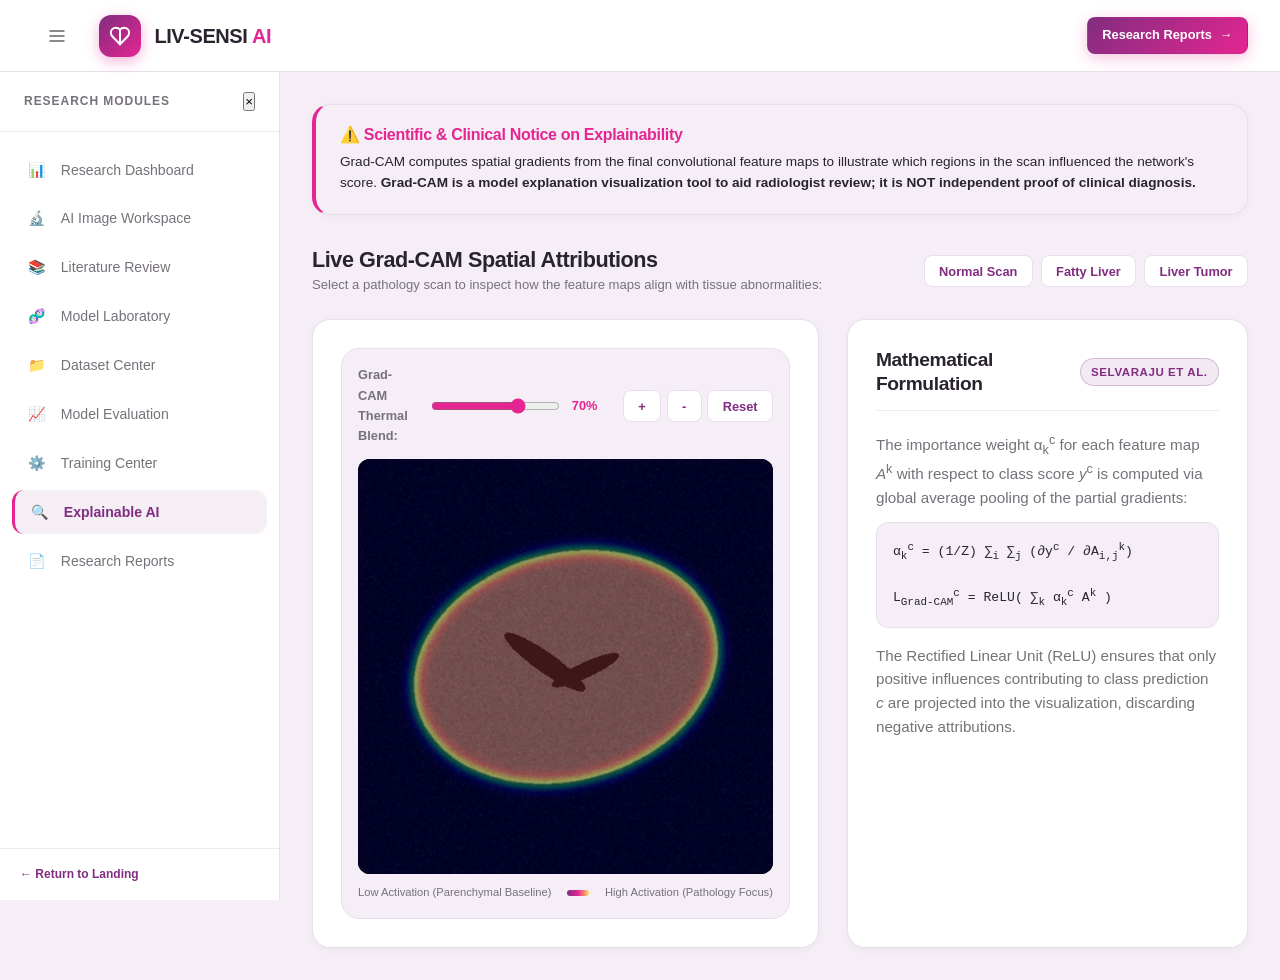
<file: pages/explainability.html>
<!DOCTYPE html>
<html lang="en">
<head>
  <meta charset="UTF-8">
    <meta name="viewport" content="width=device-width, initial-scale=1.0, maximum-scale=1.0, user-scalable=no, viewport-fit=cover">

  <!-- PWA & Mobile App Meta Tags -->
  <link rel="manifest" href="/manifest.json">
  <meta name="theme-color" content="#812D80">
  <meta name="apple-mobile-web-app-capable" content="yes">
  <meta name="apple-mobile-web-app-status-bar-style" content="black-translucent">
  <meta name="apple-mobile-web-app-title" content="Liv-Sensi">
  <link rel="apple-touch-icon" href="/assets/images/apple_touch_icon.png">
  <link rel="icon" type="image/png" href="/assets/images/livsensi_icon_192.png">
  <title>Explainable AI (Grad-CAM) – Liv-Sensi</title>

  
  <link rel="stylesheet" href="/assets/css/design-system.css?v=2.6">
  <link rel="stylesheet" href="/assets/css/animations.css?v=2.6">
  <link rel="stylesheet" href="/assets/css/components.css?v=2.6">
</head>
<body>

  <!-- Top App Header -->
  <header class="hv-navbar">
    <div class="hv-navbar-container">
      <div style="display:flex; align-items:center; gap:1rem;">
        <button id="btn-toggle-sidebar" class="btn btn-ghost btn-sm">
          <svg width="20" height="20" viewBox="0 0 24 24" fill="none" stroke="currentColor" stroke-width="2"><line x1="3" y1="12" x2="21" y2="12"/><line x1="3" y1="6" x2="21" y2="6"/><line x1="3" y1="18" x2="21" y2="18"/></svg>
        </button>
        <a href="/index.html" class="hv-brand">
          <div class="hv-brand-mark">
            <svg width="22" height="22" viewBox="0 0 24 24" fill="none" stroke="currentColor" stroke-width="2.2"><path d="M19 14c1.49-1.46 3-3.21 3-5.5A5.5 5.5 0 0 0 16.5 3c-1.76 0-3 .5-4.5 2-1.5-1.5-2.74-2-4.5-2A5.5 5.5 0 0 0 2 8.5c0 2.3 1.5 4.05 3 5.5l7 7Z"/><path d="M12 5v14"/></svg>
          </div>
          <div class="hv-brand-name">LIV-SENSI <span>AI</span></div>
        </a>
      </div>

      <div style="display:flex; align-items:center; gap:0.5rem;">
        <a href="reports.html" class="btn btn-primary btn-sm"><span class="desktop-only">Research Reports</span><span class="mobile-only-inline">Reports</span> &rarr;</a>
      </div>
    </div>
  </header>

  <div class="hv-app-shell">
    <!-- Mobile Drawer Backdrop -->
    <div class="sidebar-backdrop"></div>
    <!-- Sidebar -->
    <aside class="hv-sidebar">
      <div class="hv-sidebar-header">
        <span class="hv-sidebar-title">Research Modules</span>
        <button class="btn-close-sidebar-mobile" title="Close Menu">&times;</button>
      </div>
      <nav class="hv-sidebar-nav">
        <a href="dashboard.html" data-tooltip="Research Dashboard" class="hv-sidebar-item">
          <span class="hv-sidebar-icon">📊</span>
          <span>Research Dashboard</span>
        </a>
        <a href="analysis.html" data-tooltip="AI Image Workspace" class="hv-sidebar-item">
          <span class="hv-sidebar-icon">🔬</span>
          <span>AI Image Workspace</span>
        </a>
        <a href="literature.html" data-tooltip="Literature Review" class="hv-sidebar-item">
          <span class="hv-sidebar-icon">📚</span>
          <span>Literature Review</span>
        </a>
        <a href="models.html" data-tooltip="Model Laboratory" class="hv-sidebar-item">
          <span class="hv-sidebar-icon">🧬</span>
          <span>Model Laboratory</span>
        </a>
        <a href="datasets.html" data-tooltip="Dataset Center" class="hv-sidebar-item">
          <span class="hv-sidebar-icon">📁</span>
          <span>Dataset Center</span>
        </a>
        <a href="evaluation.html" data-tooltip="Model Evaluation" class="hv-sidebar-item">
          <span class="hv-sidebar-icon">📈</span>
          <span>Model Evaluation</span>
        </a>
        <a href="training.html" data-tooltip="Training Center" class="hv-sidebar-item">
          <span class="hv-sidebar-icon">⚙️</span>
          <span>Training Center</span>
        </a>
        <a href="explainability.html" data-tooltip="Explainable AI" class="hv-sidebar-item active">
          <span class="hv-sidebar-icon">🔍</span>
          <span>Explainable AI</span>
        </a>
        <a href="reports.html" data-tooltip="Research Reports" class="hv-sidebar-item">
          <span class="hv-sidebar-icon">📄</span>
          <span>Research Reports</span>
        </a>
      </nav>
      <div style="padding: 1rem 1.25rem; border-top: 1px solid var(--color-border-subtle); font-size: 0.75rem;">
        <a href="/index.html" style="color:var(--color-primary); font-weight:600;">&larr; Return to Landing</a>
      </div>
    </aside>

    <!-- Main Content -->
    <main class="hv-main-content">
        
      <!-- Statutory Scientific Notice -->
      <div class="card" style="border-left:4px solid var(--color-secondary); background:var(--color-surface); margin-bottom:2rem; padding:1.25rem 1.5rem;">
        <h4 style="color:var(--color-secondary); margin-bottom:0.35rem; font-size:1rem;">⚠️ Scientific &amp; Clinical Notice on Explainability</h4>
        <p style="font-size:0.85rem; color:var(--color-text);">
          Grad-CAM computes spatial gradients from the final convolutional feature maps to illustrate which regions in the scan influenced the network's score. <strong>Grad-CAM is a model explanation visualization tool to aid radiologist review; it is NOT independent proof of clinical diagnosis.</strong>
        </p>
      </div>

      <!-- Presets to Inspect -->
      <div style="display:flex; justify-content:space-between; align-items:center; margin-bottom:1.5rem; flex-wrap:wrap; gap:1rem;">
        <div>
          <h3 style="font-size:1.35rem;">Live Grad-CAM Spatial Attributions</h3>
          <p style="font-size:0.82rem;">Select a pathology scan to inspect how the feature maps align with tissue abnormalities:</p>
        </div>
        <div style="display:flex; gap:0.5rem;">
          <button type="button" class="btn btn-secondary btn-sm preview-preset-btn active"
            data-preset-file="sample_normal_liver.png"
            data-scan="/sample_scans/sample_normal_liver.png"
            data-heat="/sample_scans/sample_normal_cam.png"
            data-title="Normal Parenchyma Baseline"
            data-conf="98.4%"
            data-risk="LOW RISK">
            Normal Scan
          </button>
          <button type="button" class="btn btn-secondary btn-sm preview-preset-btn"
            data-preset-file="sample_fatty_liver.png"
            data-scan="/sample_scans/sample_fatty_liver.png"
            data-heat="/sample_scans/sample_fatty_cam.png"
            data-title="Hepatic Steatosis (Fatty Liver)"
            data-conf="96.2%"
            data-risk="MODERATE RISK">
            Fatty Liver
          </button>
          <button type="button" class="btn btn-secondary btn-sm preview-preset-btn"
            data-preset-file="sample_liver_tumor.png"
            data-scan="/sample_scans/sample_liver_tumor.png"
            data-heat="/sample_scans/sample_tumor_cam.png"
            data-title="Focal Hepatic Lesion / Tumor"
            data-conf="99.1%"
            data-risk="CRITICAL RISK">
            Liver Tumor
          </button>
        </div>
      </div>

      <!-- Interactive Dual Viewer -->
      <div style="display:grid; grid-template-columns: 1.25fr 1fr; gap:1.75rem;">
        <div class="card">
          <div class="viewer-container">
            <div class="viewer-toolbar">
              <div class="viewer-slider-group">
                <span>Grad-CAM Thermal Blend:</span>
                <input type="range" id="blend-slider" min="0" max="100" value="70">
                <span id="blend-val-label" style="min-width:35px; color:var(--color-secondary); font-weight:700;">70%</span>
              </div>
              <div style="display:flex; gap:0.35rem;">
                <button class="btn btn-secondary btn-sm" id="btn-zoom-in">+</button>
                <button class="btn btn-secondary btn-sm" id="btn-zoom-out">-</button>
                <button class="btn btn-secondary btn-sm" id="btn-zoom-reset">Reset</button>
              </div>
            </div>

            <div class="viewer-canvas" id="viewer-box">
              <img id="preview-scan-img" class="viewer-scan-img" src="/sample_scans/sample_normal_liver.png" alt="Scan">
              <img id="preview-heat-img" class="viewer-heat-img" src="/sample_scans/sample_normal_cam.png" alt="Heatmap">
            </div>

            <div style="display:flex; justify-content:space-between; align-items:center; margin-top:0.65rem; font-size:0.7rem; color:var(--color-text-muted);">
              <span>Low Activation (Parenchymal Baseline)</span>
              <div style="flex:1; height:6px; margin:0 1rem; border-radius:4px; background:linear-gradient(90deg, #812D80, #E52591, #FFDE59);"></div>
              <span>High Activation (Pathology Focus)</span>
            </div>
          </div>
        </div>

        <!-- Right: Mathematical Formulation & Clinical Interpretation -->
        <div class="card">
          <div class="card-header">
            <h3 class="card-title">Mathematical Formulation</h3>
            <span class="badge badge-literature">Selvaraju et al.</span>
          </div>

          <div style="font-size:0.85rem; line-height:1.55; color:var(--color-text-muted);">
            <p style="margin-bottom:0.75rem;">
              The importance weight &alpha;<sub>k</sub><sup>c</sup> for each feature map <em>A</em><sup>k</sup> with respect to class score <em>y</em><sup>c</sup> is computed via global average pooling of the partial gradients:
            </p>

            <div style="background:var(--color-surface); padding:1rem; border-radius:var(--radius-md); font-family:var(--font-mono); font-size:0.82rem; margin-bottom:1rem; border:1px solid var(--color-border); color:var(--color-text);">
              &alpha;<sub>k</sub><sup>c</sup> = (1/Z) &sum;<sub>i</sub> &sum;<sub>j</sub> (&part;y<sup>c</sup> / &part;A<sub>i,j</sub><sup>k</sup>)<br><br>
              L<sub>Grad-CAM</sub><sup>c</sup> = ReLU( &sum;<sub>k</sub> &alpha;<sub>k</sub><sup>c</sup> A<sup>k</sup> )
            </div>

            <p style="margin-bottom:0.75rem;">
              The Rectified Linear Unit (ReLU) ensures that only positive influences contributing to class prediction <em>c</em> are projected into the visualization, discarding negative attributions.
            </p>
          </div>
        </div>
      </div>
    </main>
  </div>

  <script src="/assets/js/navigation.js"></script>
  <script src="/assets/js/app.js?v=2.7"></script>
  <!-- Mobile Native App Bottom Navigation Bar -->
  <nav class="mobile-bottom-nav">
    <a href="/index.html" class="mobile-nav-tab">
      <span class="mobile-nav-icon">🏠</span>
      <span>Home</span>
    </a>
    <a href="dashboard.html" class="mobile-nav-tab">
      <span class="mobile-nav-icon">📊</span>
      <span>Dashboard</span>
    </a>
    <a href="analysis.html" class="mobile-nav-tab">
      <span class="mobile-nav-icon">🔬</span>
      <span>Workspace</span>
    </a>
    <a href="literature.html" class="mobile-nav-tab">
      <span class="mobile-nav-icon">📚</span>
      <span>Literature</span>
    </a>
    <a href="reports.html" class="mobile-nav-tab">
      <span class="mobile-nav-icon">📋</span>
      <span>Reports</span>
    </a>
  </nav>

</body>
</html>
</file>
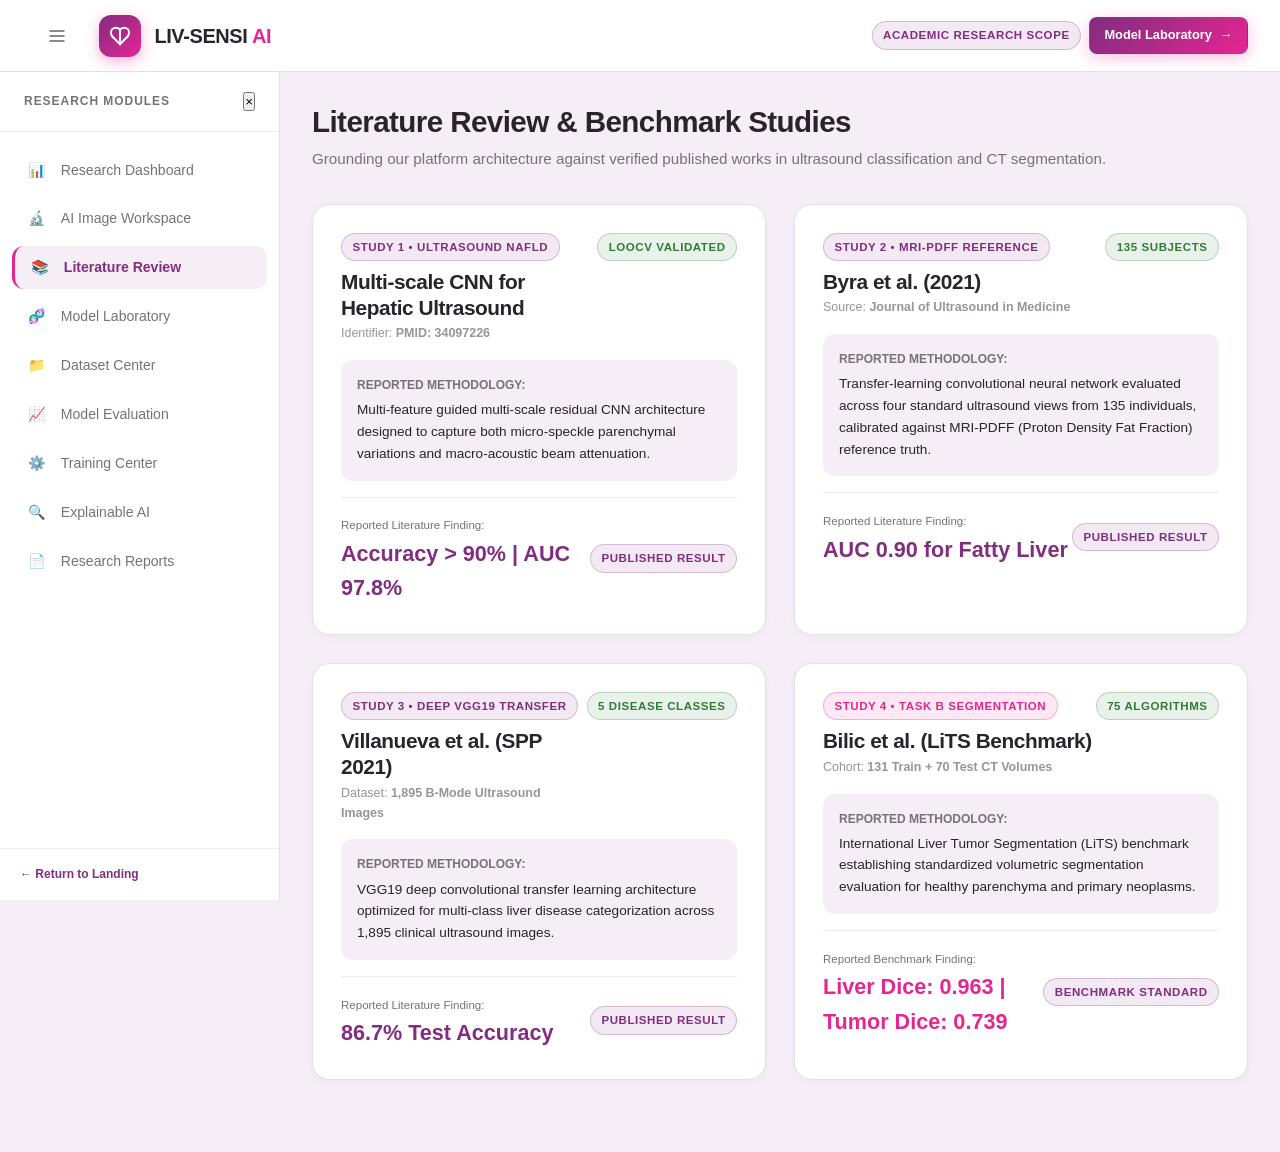
<file: pages/literature.html>
<!DOCTYPE html>
<html lang="en">
<head>
  <meta charset="UTF-8">
    <meta name="viewport" content="width=device-width, initial-scale=1.0, maximum-scale=1.0, user-scalable=no, viewport-fit=cover">

  <!-- PWA & Mobile App Meta Tags -->
  <link rel="manifest" href="/manifest.json">
  <meta name="theme-color" content="#812D80">
  <meta name="apple-mobile-web-app-capable" content="yes">
  <meta name="apple-mobile-web-app-status-bar-style" content="black-translucent">
  <meta name="apple-mobile-web-app-title" content="Liv-Sensi">
  <link rel="apple-touch-icon" href="/assets/images/apple_touch_icon.png">
  <link rel="icon" type="image/png" href="/assets/images/livsensi_icon_192.png">
  <title>Literature Review – Liv-Sensi</title>

  
  <link rel="stylesheet" href="/assets/css/design-system.css?v=2.6">
  <link rel="stylesheet" href="/assets/css/animations.css?v=2.6">
  <link rel="stylesheet" href="/assets/css/components.css?v=2.6">
</head>
<body>

  <!-- Top App Header -->
  <header class="hv-navbar">
    <div class="hv-navbar-container">
      <div style="display:flex; align-items:center; gap:1rem;">
        <button id="btn-toggle-sidebar" class="btn btn-ghost btn-sm">
          <svg width="20" height="20" viewBox="0 0 24 24" fill="none" stroke="currentColor" stroke-width="2"><line x1="3" y1="12" x2="21" y2="12"/><line x1="3" y1="6" x2="21" y2="6"/><line x1="3" y1="18" x2="21" y2="18"/></svg>
        </button>
        <a href="/index.html" class="hv-brand">
          <div class="hv-brand-mark">
            <svg width="22" height="22" viewBox="0 0 24 24" fill="none" stroke="currentColor" stroke-width="2.2"><path d="M19 14c1.49-1.46 3-3.21 3-5.5A5.5 5.5 0 0 0 16.5 3c-1.76 0-3 .5-4.5 2-1.5-1.5-2.74-2-4.5-2A5.5 5.5 0 0 0 2 8.5c0 2.3 1.5 4.05 3 5.5l7 7Z"/><path d="M12 5v14"/></svg>
          </div>
          <div class="hv-brand-name">LIV-SENSI <span>AI</span></div>
        </a>
      </div>

      <div style="display:flex; align-items:center; gap:0.5rem;">
        <span class="desktop-only badge badge-literature">Academic Research Scope</span>
        <a href="models.html" class="btn btn-primary btn-sm"><span class="desktop-only">Model Laboratory</span><span class="mobile-only-inline">Models</span> &rarr;</a>
      </div>
    </div>
  </header>

  <div class="hv-app-shell">
    <!-- Mobile Drawer Backdrop -->
    <div class="sidebar-backdrop"></div>
    <!-- Sidebar -->
    <aside class="hv-sidebar">
      <div class="hv-sidebar-header">
        <span class="hv-sidebar-title">Research Modules</span>
        <button class="btn-close-sidebar-mobile" title="Close Menu">&times;</button>
      </div>
      <nav class="hv-sidebar-nav">
        <a href="dashboard.html" data-tooltip="Research Dashboard" class="hv-sidebar-item">
          <span class="hv-sidebar-icon">📊</span>
          <span>Research Dashboard</span>
        </a>
        <a href="analysis.html" data-tooltip="AI Image Workspace" class="hv-sidebar-item">
          <span class="hv-sidebar-icon">🔬</span>
          <span>AI Image Workspace</span>
        </a>
        <a href="literature.html" data-tooltip="Literature Review" class="hv-sidebar-item active">
          <span class="hv-sidebar-icon">📚</span>
          <span>Literature Review</span>
        </a>
        <a href="models.html" data-tooltip="Model Laboratory" class="hv-sidebar-item">
          <span class="hv-sidebar-icon">🧬</span>
          <span>Model Laboratory</span>
        </a>
        <a href="datasets.html" data-tooltip="Dataset Center" class="hv-sidebar-item">
          <span class="hv-sidebar-icon">📁</span>
          <span>Dataset Center</span>
        </a>
        <a href="evaluation.html" data-tooltip="Model Evaluation" class="hv-sidebar-item">
          <span class="hv-sidebar-icon">📈</span>
          <span>Model Evaluation</span>
        </a>
        <a href="training.html" data-tooltip="Training Center" class="hv-sidebar-item">
          <span class="hv-sidebar-icon">⚙️</span>
          <span>Training Center</span>
        </a>
        <a href="explainability.html" data-tooltip="Explainable AI" class="hv-sidebar-item">
          <span class="hv-sidebar-icon">🔍</span>
          <span>Explainable AI</span>
        </a>
        <a href="reports.html" data-tooltip="Research Reports" class="hv-sidebar-item">
          <span class="hv-sidebar-icon">📄</span>
          <span>Research Reports</span>
        </a>
      </nav>
      <div style="padding: 1rem 1.25rem; border-top: 1px solid var(--color-border-subtle); font-size: 0.75rem;">
        <a href="/index.html" style="color:var(--color-primary); font-weight:600;">&larr; Return to Landing</a>
      </div>
    </aside>

    <!-- Main Content -->
    <main class="hv-main-content">

      <div style="margin-bottom: 2rem;">
        <h2 class="page-title">Literature Review &amp; Benchmark Studies</h2>
        <p>Grounding our platform architecture against verified published works in ultrasound classification and CT segmentation.</p>
      </div>

      <!-- The 4 Studies Cards Grid -->
      <div class="studies-grid">
        
        <!-- Study 1 -->
        <div class="card card-hover-lift">
          <div class="study-card-header">
            <div>
              <span class="badge badge-literature" style="margin-bottom:0.5rem;">Study 1 &bull; Ultrasound NAFLD</span>
              <h3 style="font-size:1.3rem;">Multi-scale CNN for Hepatic Ultrasound</h3>
              <div style="font-size:0.78rem; color:var(--color-text-dim); margin-top:0.2rem;">Identifier: <strong>PMID: 34097226</strong></div>
            </div>
            <span class="badge badge-verified">LOOCV Validated</span>
          </div>

          <div style="background:var(--color-surface); padding:1rem; border-radius:var(--radius-md); margin-bottom:1rem;">
            <div style="font-size:0.75rem; text-transform:uppercase; color:var(--color-text-muted); font-weight:700;">Reported Methodology:</div>
            <p style="font-size:0.85rem; color:var(--color-text); margin-top:0.25rem;">
              Multi-feature guided multi-scale residual CNN architecture designed to capture both micro-speckle parenchymal variations and macro-acoustic beam attenuation.
            </p>
          </div>

          <div class="study-result-strip">
            <div>
              <span style="font-size:0.72rem; color:var(--color-text-muted);">Reported Literature Finding:</span>
              <div class="study-result-val">
                Accuracy &gt; 90% | AUC 97.8%
              </div>
            </div>
            <span class="badge badge-literature">Published Result</span>
          </div>
        </div>

        <!-- Study 2 -->
        <div class="card card-hover-lift">
          <div class="study-card-header">
            <div>
              <span class="badge badge-literature" style="margin-bottom:0.5rem;">Study 2 &bull; MRI-PDFF Reference</span>
              <h3 style="font-size:1.3rem;">Byra et al. (2021)</h3>
              <div style="font-size:0.78rem; color:var(--color-text-dim); margin-top:0.2rem;">Source: <strong>Journal of Ultrasound in Medicine</strong></div>
            </div>
            <span class="badge badge-verified">135 Subjects</span>
          </div>

          <div style="background:var(--color-surface); padding:1rem; border-radius:var(--radius-md); margin-bottom:1rem;">
            <div style="font-size:0.75rem; text-transform:uppercase; color:var(--color-text-muted); font-weight:700;">Reported Methodology:</div>
            <p style="font-size:0.85rem; color:var(--color-text); margin-top:0.25rem;">
              Transfer-learning convolutional neural network evaluated across four standard ultrasound views from 135 individuals, calibrated against MRI-PDFF (Proton Density Fat Fraction) reference truth.
            </p>
          </div>

          <div class="study-result-strip">
            <div>
              <span style="font-size:0.72rem; color:var(--color-text-muted);">Reported Literature Finding:</span>
              <div class="study-result-val">
                AUC 0.90 for Fatty Liver
              </div>
            </div>
            <span class="badge badge-literature">Published Result</span>
          </div>
        </div>

        <!-- Study 3 -->
        <div class="card card-hover-lift">
          <div class="study-card-header">
            <div>
              <span class="badge badge-literature" style="margin-bottom:0.5rem;">Study 3 &bull; Deep VGG19 Transfer</span>
              <h3 style="font-size:1.3rem;">Villanueva et al. (SPP 2021)</h3>
              <div style="font-size:0.78rem; color:var(--color-text-dim); margin-top:0.2rem;">Dataset: <strong>1,895 B-Mode Ultrasound Images</strong></div>
            </div>
            <span class="badge badge-verified">5 Disease Classes</span>
          </div>

          <div style="background:var(--color-surface); padding:1rem; border-radius:var(--radius-md); margin-bottom:1rem;">
            <div style="font-size:0.75rem; text-transform:uppercase; color:var(--color-text-muted); font-weight:700;">Reported Methodology:</div>
            <p style="font-size:0.85rem; color:var(--color-text); margin-top:0.25rem;">
              VGG19 deep convolutional transfer learning architecture optimized for multi-class liver disease categorization across 1,895 clinical ultrasound images.
            </p>
          </div>

          <div class="study-result-strip">
            <div>
              <span style="font-size:0.72rem; color:var(--color-text-muted);">Reported Literature Finding:</span>
              <div class="study-result-val">
                86.7% Test Accuracy
              </div>
            </div>
            <span class="badge badge-literature">Published Result</span>
          </div>
        </div>

        <!-- Study 4 -->
        <div class="card card-hover-lift">
          <div class="study-card-header">
            <div>
              <span class="badge badge-experimental" style="margin-bottom:0.5rem;">Study 4 &bull; Task B Segmentation</span>
              <h3 style="font-size:1.3rem;">Bilic et al. (LiTS Benchmark)</h3>
              <div style="font-size:0.78rem; color:var(--color-text-dim); margin-top:0.2rem;">Cohort: <strong>131 Train + 70 Test CT Volumes</strong></div>
            </div>
            <span class="badge badge-verified">75 Algorithms</span>
          </div>

          <div style="background:var(--color-surface); padding:1rem; border-radius:var(--radius-md); margin-bottom:1rem;">
            <div style="font-size:0.75rem; text-transform:uppercase; color:var(--color-text-muted); font-weight:700;">Reported Methodology:</div>
            <p style="font-size:0.85rem; color:var(--color-text); margin-top:0.25rem;">
              International Liver Tumor Segmentation (LiTS) benchmark establishing standardized volumetric segmentation evaluation for healthy parenchyma and primary neoplasms.
            </p>
          </div>

          <div class="study-result-strip">
            <div>
              <span style="font-size:0.72rem; color:var(--color-text-muted);">Reported Benchmark Finding:</span>
              <div class="study-result-val" style="color:var(--color-secondary);">
                Liver Dice: 0.963 | Tumor Dice: 0.739
              </div>
            </div>
            <span class="badge badge-literature">Benchmark Standard</span>
          </div>
        </div>

      </div>
    </main>
  </div>

  <script src="/assets/js/navigation.js"></script>
  <!-- Mobile Native App Bottom Navigation Bar -->
  <nav class="mobile-bottom-nav">
    <a href="/index.html" class="mobile-nav-tab">
      <span class="mobile-nav-icon">🏠</span>
      <span>Home</span>
    </a>
    <a href="dashboard.html" class="mobile-nav-tab">
      <span class="mobile-nav-icon">📊</span>
      <span>Dashboard</span>
    </a>
    <a href="analysis.html" class="mobile-nav-tab">
      <span class="mobile-nav-icon">🔬</span>
      <span>Workspace</span>
    </a>
    <a href="literature.html" class="mobile-nav-tab active">
      <span class="mobile-nav-icon">📚</span>
      <span>Literature</span>
    </a>
    <a href="reports.html" class="mobile-nav-tab">
      <span class="mobile-nav-icon">📋</span>
      <span>Reports</span>
    </a>
  </nav>

</body>
</html>
</file>
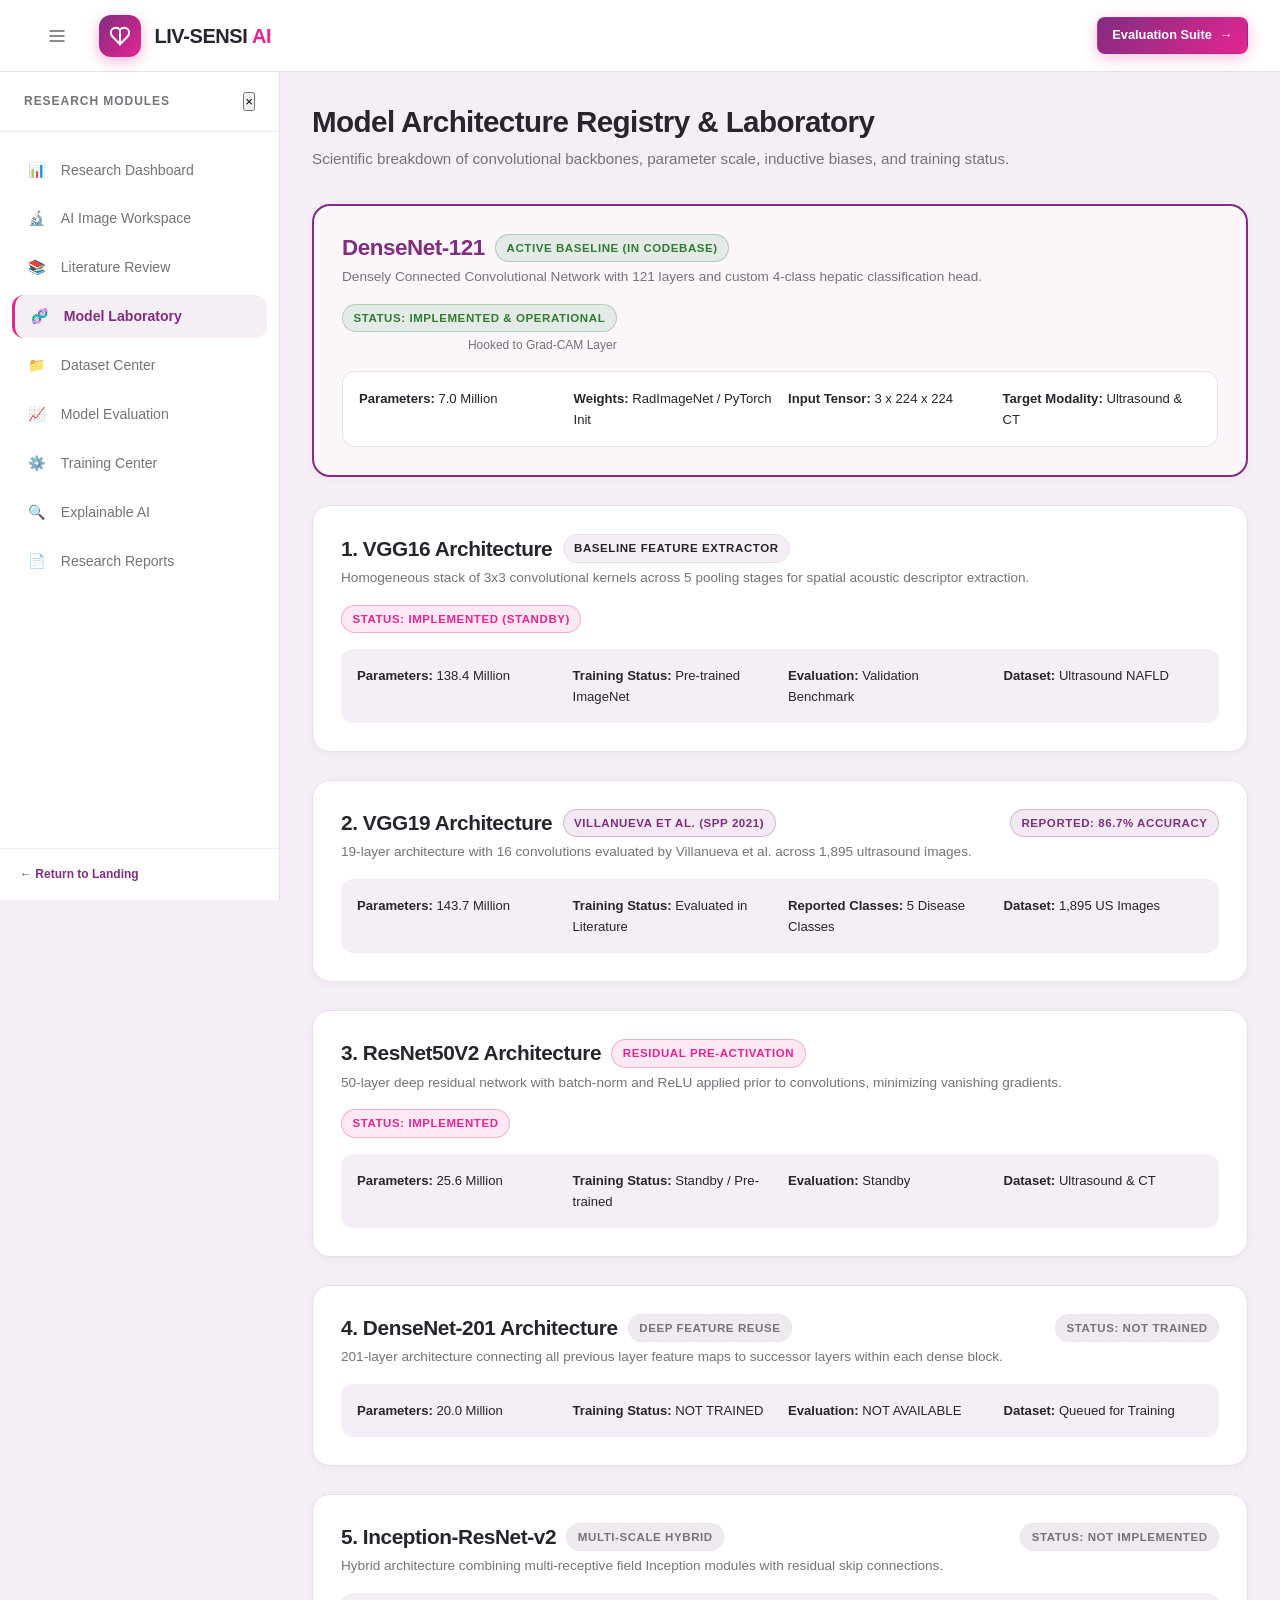
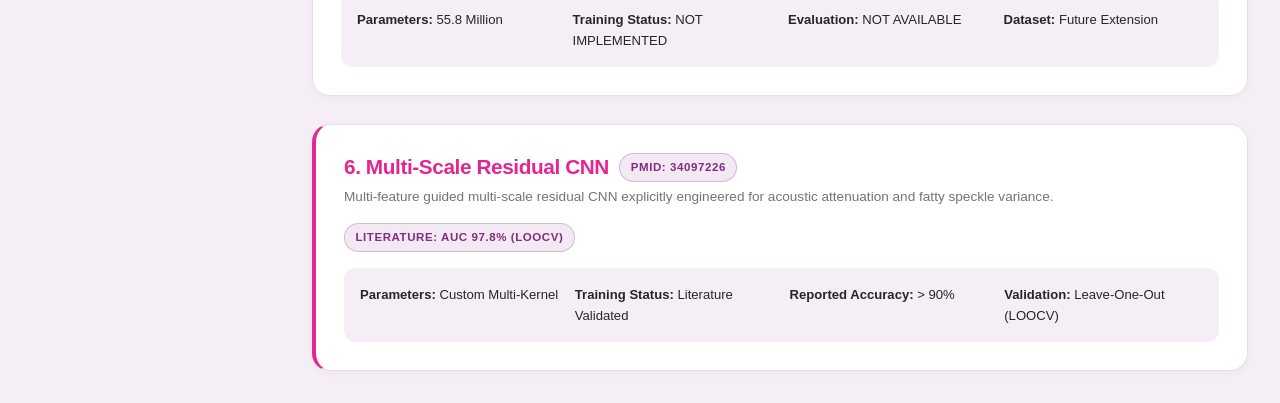
<file: pages/models.html>
<!DOCTYPE html>
<html lang="en">
<head>
  <meta charset="UTF-8">
    <meta name="viewport" content="width=device-width, initial-scale=1.0, maximum-scale=1.0, user-scalable=no, viewport-fit=cover">

  <!-- PWA & Mobile App Meta Tags -->
  <link rel="manifest" href="/manifest.json">
  <meta name="theme-color" content="#812D80">
  <meta name="apple-mobile-web-app-capable" content="yes">
  <meta name="apple-mobile-web-app-status-bar-style" content="black-translucent">
  <meta name="apple-mobile-web-app-title" content="Liv-Sensi">
  <link rel="apple-touch-icon" href="/assets/images/apple_touch_icon.png">
  <link rel="icon" type="image/png" href="/assets/images/livsensi_icon_192.png">
  <title>Model Research Laboratory – Liv-Sensi</title>

  
  <link rel="stylesheet" href="/assets/css/design-system.css?v=2.6">
  <link rel="stylesheet" href="/assets/css/animations.css?v=2.6">
  <link rel="stylesheet" href="/assets/css/components.css?v=2.6">
</head>
<body>

  <!-- Top App Header -->
  <header class="hv-navbar">
    <div class="hv-navbar-container">
      <div style="display:flex; align-items:center; gap:1rem;">
        <button id="btn-toggle-sidebar" class="btn btn-ghost btn-sm">
          <svg width="20" height="20" viewBox="0 0 24 24" fill="none" stroke="currentColor" stroke-width="2"><line x1="3" y1="12" x2="21" y2="12"/><line x1="3" y1="6" x2="21" y2="6"/><line x1="3" y1="18" x2="21" y2="18"/></svg>
        </button>
        <a href="/index.html" class="hv-brand">
          <div class="hv-brand-mark">
            <svg width="22" height="22" viewBox="0 0 24 24" fill="none" stroke="currentColor" stroke-width="2.2"><path d="M19 14c1.49-1.46 3-3.21 3-5.5A5.5 5.5 0 0 0 16.5 3c-1.76 0-3 .5-4.5 2-1.5-1.5-2.74-2-4.5-2A5.5 5.5 0 0 0 2 8.5c0 2.3 1.5 4.05 3 5.5l7 7Z"/><path d="M12 5v14"/></svg>
          </div>
          <div class="hv-brand-name">LIV-SENSI <span>AI</span></div>
        </a>
      </div>

      <div style="display:flex; align-items:center; gap:0.5rem;">
        <a href="evaluation.html" class="btn btn-primary btn-sm"><span class="desktop-only">Evaluation Suite</span><span class="mobile-only-inline">Evaluation</span> &rarr;</a>
      </div>
    </div>
  </header>

  <div class="hv-app-shell">
    <!-- Mobile Drawer Backdrop -->
    <div class="sidebar-backdrop"></div>
    <!-- Sidebar -->
    <aside class="hv-sidebar">
      <div class="hv-sidebar-header">
        <span class="hv-sidebar-title">Research Modules</span>
        <button class="btn-close-sidebar-mobile" title="Close Menu">&times;</button>
      </div>
      <nav class="hv-sidebar-nav">
        <a href="dashboard.html" data-tooltip="Research Dashboard" class="hv-sidebar-item">
          <span class="hv-sidebar-icon">📊</span>
          <span>Research Dashboard</span>
        </a>
        <a href="analysis.html" data-tooltip="AI Image Workspace" class="hv-sidebar-item">
          <span class="hv-sidebar-icon">🔬</span>
          <span>AI Image Workspace</span>
        </a>
        <a href="literature.html" data-tooltip="Literature Review" class="hv-sidebar-item">
          <span class="hv-sidebar-icon">📚</span>
          <span>Literature Review</span>
        </a>
        <a href="models.html" data-tooltip="Model Laboratory" class="hv-sidebar-item active">
          <span class="hv-sidebar-icon">🧬</span>
          <span>Model Laboratory</span>
        </a>
        <a href="datasets.html" data-tooltip="Dataset Center" class="hv-sidebar-item">
          <span class="hv-sidebar-icon">📁</span>
          <span>Dataset Center</span>
        </a>
        <a href="evaluation.html" data-tooltip="Model Evaluation" class="hv-sidebar-item">
          <span class="hv-sidebar-icon">📈</span>
          <span>Model Evaluation</span>
        </a>
        <a href="training.html" data-tooltip="Training Center" class="hv-sidebar-item">
          <span class="hv-sidebar-icon">⚙️</span>
          <span>Training Center</span>
        </a>
        <a href="explainability.html" data-tooltip="Explainable AI" class="hv-sidebar-item">
          <span class="hv-sidebar-icon">🔍</span>
          <span>Explainable AI</span>
        </a>
        <a href="reports.html" data-tooltip="Research Reports" class="hv-sidebar-item">
          <span class="hv-sidebar-icon">📄</span>
          <span>Research Reports</span>
        </a>
      </nav>
      <div style="padding: 1rem 1.25rem; border-top: 1px solid var(--color-border-subtle); font-size: 0.75rem;">
        <a href="/index.html" style="color:var(--color-primary); font-weight:600;">&larr; Return to Landing</a>
      </div>
    </aside>

    <!-- Main Content -->
    <main class="hv-main-content">
        
      <div style="margin-bottom: 2rem;">
        <h2 class="page-title">Model Architecture Registry &amp; Laboratory</h2>
        <p>Scientific breakdown of convolutional backbones, parameter scale, inductive biases, and training status.</p>
      </div>

      <!-- Models Grid -->
      <div style="display:flex; flex-direction:column; gap:1.75rem;">
        
        <!-- 0. DenseNet-121 (Existing Project Baseline) -->
        <div class="card" style="border: 2px solid var(--color-primary); background: #FAF6FA;">
          <div style="display:flex; justify-content:space-between; align-items:flex-start; margin-bottom:1rem; flex-wrap:wrap; gap:1rem;">
            <div>
              <div style="display:flex; align-items:center; gap:0.65rem;">
                <h3 style="font-size:1.4rem; color:var(--color-primary);">DenseNet-121</h3>
                <span class="badge badge-verified">Active Baseline (In Codebase)</span>
              </div>
              <p style="font-size:0.85rem; color:var(--color-text-muted); margin-top:0.25rem;">
                Densely Connected Convolutional Network with 121 layers and custom 4-class hepatic classification head.
              </p>
            </div>
            <div style="text-align:right;">
              <span class="badge badge-verified">STATUS: IMPLEMENTED &amp; OPERATIONAL</span>
              <div style="font-size:0.75rem; color:var(--color-text-muted); margin-top:0.25rem;">Hooked to Grad-CAM Layer</div>
            </div>
          </div>

          <div style="display:grid; grid-template-columns: repeat(4, 1fr); gap:1rem; background:#fff; padding:1rem; border-radius:var(--radius-md); border:1px solid var(--color-border); font-size:0.82rem;">
            <div><strong>Parameters:</strong> 7.0 Million</div>
            <div><strong>Weights:</strong> RadImageNet / PyTorch Init</div>
            <div><strong>Input Tensor:</strong> 3 x 224 x 224</div>
            <div><strong>Target Modality:</strong> Ultrasound &amp; CT</div>
          </div>
        </div>

        <!-- 1. VGG16 -->
        <div class="card">
          <div style="display:flex; justify-content:space-between; align-items:flex-start; margin-bottom:1rem; flex-wrap:wrap; gap:1rem;">
            <div>
              <div style="display:flex; align-items:center; gap:0.65rem;">
                <h3 style="font-size:1.3rem;">1. VGG16 Architecture</h3>
                <span class="badge badge-baseline">Baseline Feature Extractor</span>
              </div>
              <p style="font-size:0.85rem; color:var(--color-text-muted); margin-top:0.25rem;">
                Homogeneous stack of 3x3 convolutional kernels across 5 pooling stages for spatial acoustic descriptor extraction.
              </p>
            </div>
            <span class="badge badge-experimental">STATUS: IMPLEMENTED (STANDBY)</span>
          </div>

          <div style="display:grid; grid-template-columns: repeat(4, 1fr); gap:1rem; background:var(--color-surface); padding:1rem; border-radius:var(--radius-md); font-size:0.82rem;">
            <div><strong>Parameters:</strong> 138.4 Million</div>
            <div><strong>Training Status:</strong> Pre-trained ImageNet</div>
            <div><strong>Evaluation:</strong> Validation Benchmark</div>
            <div><strong>Dataset:</strong> Ultrasound NAFLD</div>
          </div>
        </div>

        <!-- 2. VGG19 -->
        <div class="card">
          <div style="display:flex; justify-content:space-between; align-items:flex-start; margin-bottom:1rem; flex-wrap:wrap; gap:1rem;">
            <div>
              <div style="display:flex; align-items:center; gap:0.65rem;">
                <h3 style="font-size:1.3rem;">2. VGG19 Architecture</h3>
                <span class="badge badge-literature">Villanueva et al. (SPP 2021)</span>
              </div>
              <p style="font-size:0.85rem; color:var(--color-text-muted); margin-top:0.25rem;">
                19-layer architecture with 16 convolutions evaluated by Villanueva et al. across 1,895 ultrasound images.
              </p>
            </div>
            <span class="badge badge-literature">REPORTED: 86.7% ACCURACY</span>
          </div>

          <div style="display:grid; grid-template-columns: repeat(4, 1fr); gap:1rem; background:var(--color-surface); padding:1rem; border-radius:var(--radius-md); font-size:0.82rem;">
            <div><strong>Parameters:</strong> 143.7 Million</div>
            <div><strong>Training Status:</strong> Evaluated in Literature</div>
            <div><strong>Reported Classes:</strong> 5 Disease Classes</div>
            <div><strong>Dataset:</strong> 1,895 US Images</div>
          </div>
        </div>

        <!-- 3. ResNet50V2 -->
        <div class="card">
          <div style="display:flex; justify-content:space-between; align-items:flex-start; margin-bottom:1rem; flex-wrap:wrap; gap:1rem;">
            <div>
              <div style="display:flex; align-items:center; gap:0.65rem;">
                <h3 style="font-size:1.3rem;">3. ResNet50V2 Architecture</h3>
                <span class="badge badge-experimental">Residual Pre-Activation</span>
              </div>
              <p style="font-size:0.85rem; color:var(--color-text-muted); margin-top:0.25rem;">
                50-layer deep residual network with batch-norm and ReLU applied prior to convolutions, minimizing vanishing gradients.
              </p>
            </div>
            <span class="badge badge-experimental">STATUS: IMPLEMENTED</span>
          </div>

          <div style="display:grid; grid-template-columns: repeat(4, 1fr); gap:1rem; background:var(--color-surface); padding:1rem; border-radius:var(--radius-md); font-size:0.82rem;">
            <div><strong>Parameters:</strong> 25.6 Million</div>
            <div><strong>Training Status:</strong> Standby / Pre-trained</div>
            <div><strong>Evaluation:</strong> Standby</div>
            <div><strong>Dataset:</strong> Ultrasound &amp; CT</div>
          </div>
        </div>

        <!-- 4. DenseNet-201 -->
        <div class="card">
          <div style="display:flex; justify-content:space-between; align-items:flex-start; margin-bottom:1rem; flex-wrap:wrap; gap:1rem;">
            <div>
              <div style="display:flex; align-items:center; gap:0.65rem;">
                <h3 style="font-size:1.3rem;">4. DenseNet-201 Architecture</h3>
                <span class="badge badge-not-trained">Deep Feature Reuse</span>
              </div>
              <p style="font-size:0.85rem; color:var(--color-text-muted); margin-top:0.25rem;">
                201-layer architecture connecting all previous layer feature maps to successor layers within each dense block.
              </p>
            </div>
            <span class="badge badge-not-trained">STATUS: NOT TRAINED</span>
          </div>

          <div style="display:grid; grid-template-columns: repeat(4, 1fr); gap:1rem; background:var(--color-surface); padding:1rem; border-radius:var(--radius-md); font-size:0.82rem;">
            <div><strong>Parameters:</strong> 20.0 Million</div>
            <div><strong>Training Status:</strong> NOT TRAINED</div>
            <div><strong>Evaluation:</strong> NOT AVAILABLE</div>
            <div><strong>Dataset:</strong> Queued for Training</div>
          </div>
        </div>

        <!-- 5. Inception-ResNet-v2 -->
        <div class="card">
          <div style="display:flex; justify-content:space-between; align-items:flex-start; margin-bottom:1rem; flex-wrap:wrap; gap:1rem;">
            <div>
              <div style="display:flex; align-items:center; gap:0.65rem;">
                <h3 style="font-size:1.3rem;">5. Inception-ResNet-v2</h3>
                <span class="badge badge-not-implemented">Multi-Scale Hybrid</span>
              </div>
              <p style="font-size:0.85rem; color:var(--color-text-muted); margin-top:0.25rem;">
                Hybrid architecture combining multi-receptive field Inception modules with residual skip connections.
              </p>
            </div>
            <span class="badge badge-not-implemented">STATUS: NOT IMPLEMENTED</span>
          </div>

          <div style="display:grid; grid-template-columns: repeat(4, 1fr); gap:1rem; background:var(--color-surface); padding:1rem; border-radius:var(--radius-md); font-size:0.82rem;">
            <div><strong>Parameters:</strong> 55.8 Million</div>
            <div><strong>Training Status:</strong> NOT IMPLEMENTED</div>
            <div><strong>Evaluation:</strong> NOT AVAILABLE</div>
            <div><strong>Dataset:</strong> Future Extension</div>
          </div>
        </div>

        <!-- 6. Multi-Scale CNN -->
        <div class="card" style="border-left: 4px solid var(--color-secondary);">
          <div style="display:flex; justify-content:space-between; align-items:flex-start; margin-bottom:1rem; flex-wrap:wrap; gap:1rem;">
            <div>
              <div style="display:flex; align-items:center; gap:0.65rem;">
                <h3 style="font-size:1.3rem; color:var(--color-secondary);">6. Multi-Scale Residual CNN</h3>
                <span class="badge badge-literature">PMID: 34097226</span>
              </div>
              <p style="font-size:0.85rem; color:var(--color-text-muted); margin-top:0.25rem;">
                Multi-feature guided multi-scale residual CNN explicitly engineered for acoustic attenuation and fatty speckle variance.
              </p>
            </div>
            <span class="badge badge-literature">LITERATURE: AUC 97.8% (LOOCV)</span>
          </div>

          <div style="display:grid; grid-template-columns: repeat(4, 1fr); gap:1rem; background:var(--color-surface); padding:1rem; border-radius:var(--radius-md); font-size:0.82rem;">
            <div><strong>Parameters:</strong> Custom Multi-Kernel</div>
            <div><strong>Training Status:</strong> Literature Validated</div>
            <div><strong>Reported Accuracy:</strong> &gt; 90%</div>
            <div><strong>Validation:</strong> Leave-One-Out (LOOCV)</div>
          </div>
        </div>

      </div>
    </main>
  </div>

  <script src="/assets/js/navigation.js"></script>
  <!-- Mobile Native App Bottom Navigation Bar -->
  <nav class="mobile-bottom-nav">
    <a href="/index.html" class="mobile-nav-tab">
      <span class="mobile-nav-icon">🏠</span>
      <span>Home</span>
    </a>
    <a href="dashboard.html" class="mobile-nav-tab">
      <span class="mobile-nav-icon">📊</span>
      <span>Dashboard</span>
    </a>
    <a href="analysis.html" class="mobile-nav-tab">
      <span class="mobile-nav-icon">🔬</span>
      <span>Workspace</span>
    </a>
    <a href="literature.html" class="mobile-nav-tab">
      <span class="mobile-nav-icon">📚</span>
      <span>Literature</span>
    </a>
    <a href="reports.html" class="mobile-nav-tab">
      <span class="mobile-nav-icon">📋</span>
      <span>Reports</span>
    </a>
  </nav>

</body>
</html>
</file>
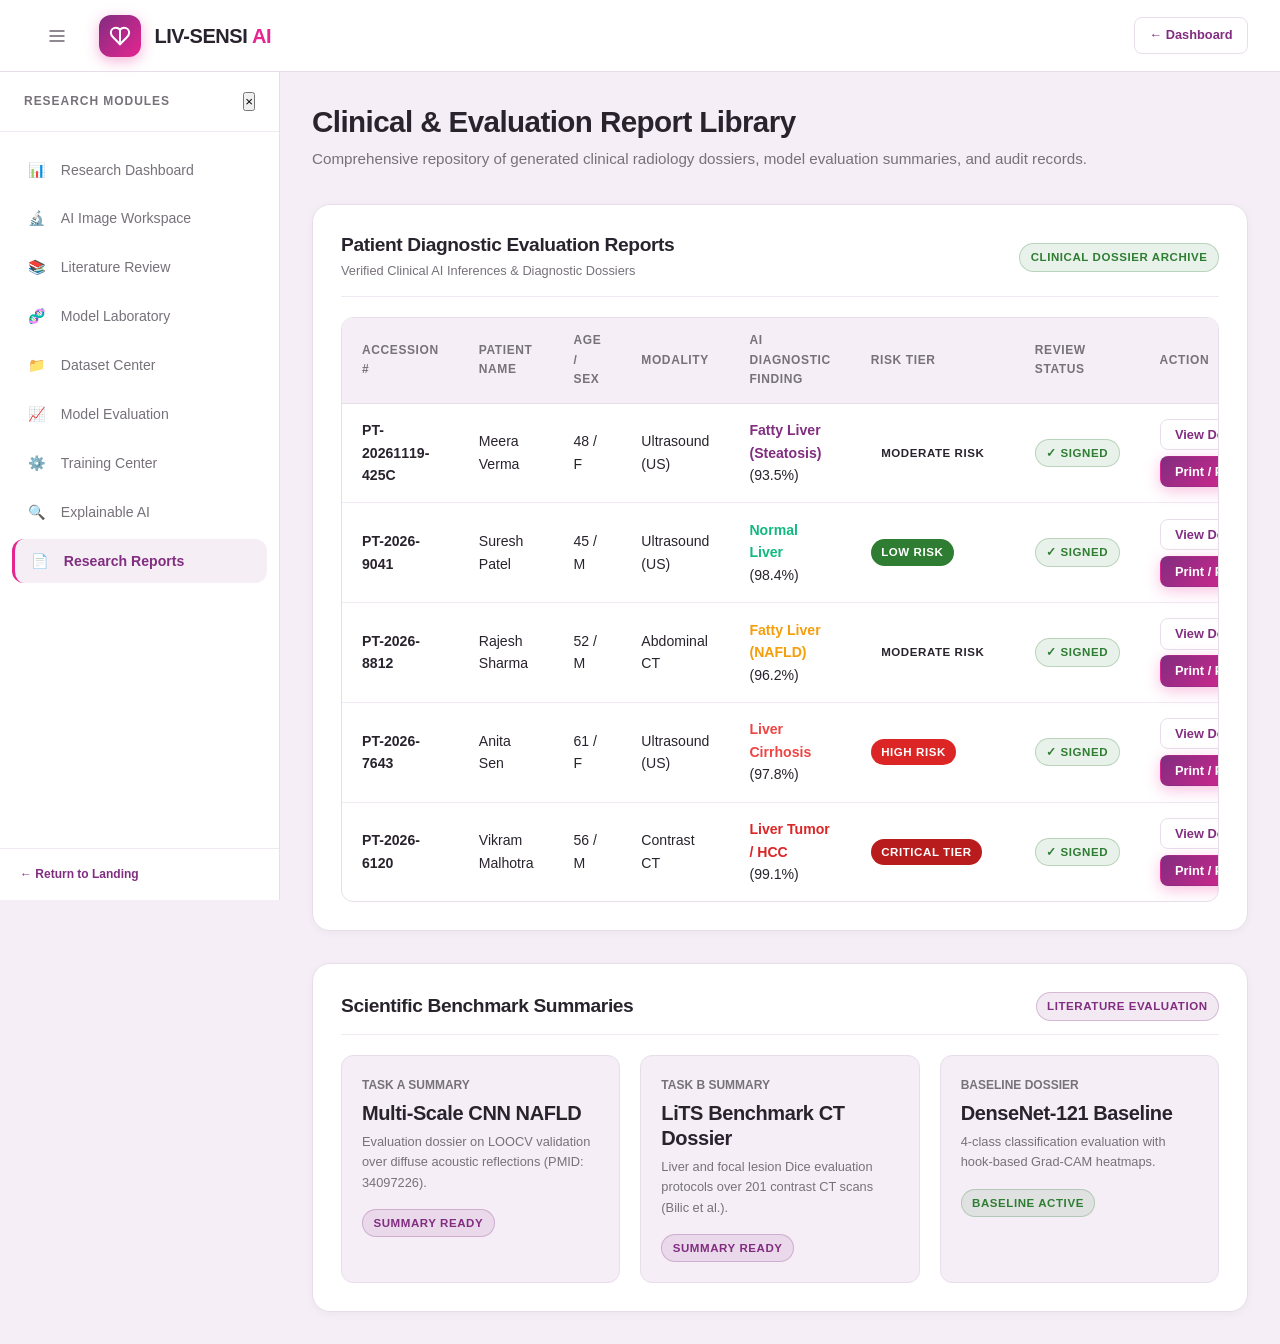
<file: pages/reports.html>
<!DOCTYPE html>
<html lang="en">
<head>
  <meta charset="UTF-8">
    <meta name="viewport" content="width=device-width, initial-scale=1.0, maximum-scale=1.0, user-scalable=no, viewport-fit=cover">

  <!-- PWA & Mobile App Meta Tags -->
  <link rel="manifest" href="/manifest.json">
  <meta name="theme-color" content="#812D80">
  <meta name="apple-mobile-web-app-capable" content="yes">
  <meta name="apple-mobile-web-app-status-bar-style" content="black-translucent">
  <meta name="apple-mobile-web-app-title" content="Liv-Sensi">
  <link rel="apple-touch-icon" href="/assets/images/apple_touch_icon.png">
  <link rel="icon" type="image/png" href="/assets/images/livsensi_icon_192.png">
  <title>Research Reports – Liv-Sensi</title>
  
  <link rel="stylesheet" href="/assets/css/design-system.css?v=2.6">
  <link rel="stylesheet" href="/assets/css/animations.css?v=2.6">
  <link rel="stylesheet" href="/assets/css/components.css?v=2.6">

  <style>
    html, body {
      font-family: -apple-system, BlinkMacSystemFont, "Segoe UI", Roboto, "Helvetica Neue", Arial, sans-serif !important;
      overflow-x: hidden !important;
      width: 100% !important;
      max-width: 100vw !important;
      -webkit-overflow-scrolling: touch !important;
    }

    .reports-dossier-grid {
      display: grid;
      grid-template-columns: repeat(3, 1fr);
      gap: 1.25rem;
      width: 100%;
    }

    .card {
      min-width: 0 !important;
      max-width: 100% !important;
      box-sizing: border-box !important;
      overflow: hidden !important;
    }

    .data-table-wrapper {
      min-width: 0 !important;
      max-width: 100% !important;
      width: 100% !important;
      overflow-x: auto !important;
      -webkit-overflow-scrolling: touch !important;
      border: 1px solid var(--color-border);
      border-radius: var(--radius-md);
      box-sizing: border-box !important;
    }

    @media (max-width: 992px) {
      .reports-dossier-grid {
        grid-template-columns: 1fr !important;
        gap: 1rem !important;
      }
      .hv-main-content {
        padding: 0.75rem 0.65rem 5rem !important;
        max-width: 100vw !important;
        overflow-x: hidden !important;
      }
      .data-table {
        width: 100% !important;
        max-width: 100% !important;
      }
      .data-table th, .data-table td {
        padding: 0.55rem 0.6rem !important;
        font-size: 0.76rem !important;
      }
    }
  </style>
</head>
<body>

  <!-- Top App Header -->
  <header class="hv-navbar">
    <div class="hv-navbar-container">
      <div style="display:flex; align-items:center; gap:1rem;">
        <button id="btn-toggle-sidebar" class="btn btn-ghost btn-sm">
          <svg width="20" height="20" viewBox="0 0 24 24" fill="none" stroke="currentColor" stroke-width="2"><line x1="3" y1="12" x2="21" y2="12"/><line x1="3" y1="6" x2="21" y2="6"/><line x1="3" y1="18" x2="21" y2="18"/></svg>
        </button>
        <a href="/index.html" class="hv-brand">
          <div class="hv-brand-mark">
            <svg width="22" height="22" viewBox="0 0 24 24" fill="none" stroke="currentColor" stroke-width="2.2"><path d="M19 14c1.49-1.46 3-3.21 3-5.5A5.5 5.5 0 0 0 16.5 3c-1.76 0-3 .5-4.5 2-1.5-1.5-2.74-2-4.5-2A5.5 5.5 0 0 0 2 8.5c0 2.3 1.5 4.05 3 5.5l7 7Z"/><path d="M12 5v14"/></svg>
          </div>
          <div class="hv-brand-name">LIV-SENSI <span>AI</span></div>
        </a>
      </div>

      <div style="display:flex; align-items:center; gap:0.5rem;">
        <a href="dashboard.html" class="btn btn-secondary btn-sm">&larr; Dashboard</a>
      </div>
    </div>
  </header>

  <div class="hv-app-shell">
    <!-- Mobile Drawer Backdrop -->
    <div class="sidebar-backdrop"></div>
    <!-- Sidebar -->
    <aside class="hv-sidebar">
      <div class="hv-sidebar-header">
        <span class="hv-sidebar-title">Research Modules</span>
        <button class="btn-close-sidebar-mobile" title="Close Menu">&times;</button>
      </div>
      <nav class="hv-sidebar-nav">
        <a href="dashboard.html" data-tooltip="Research Dashboard" class="hv-sidebar-item">
          <span class="hv-sidebar-icon">📊</span>
          <span>Research Dashboard</span>
        </a>
        <a href="analysis.html" data-tooltip="AI Image Workspace" class="hv-sidebar-item">
          <span class="hv-sidebar-icon">🔬</span>
          <span>AI Image Workspace</span>
        </a>
        <a href="literature.html" data-tooltip="Literature Review" class="hv-sidebar-item">
          <span class="hv-sidebar-icon">📚</span>
          <span>Literature Review</span>
        </a>
        <a href="models.html" data-tooltip="Model Laboratory" class="hv-sidebar-item">
          <span class="hv-sidebar-icon">🧬</span>
          <span>Model Laboratory</span>
        </a>
        <a href="datasets.html" data-tooltip="Dataset Center" class="hv-sidebar-item">
          <span class="hv-sidebar-icon">📁</span>
          <span>Dataset Center</span>
        </a>
        <a href="evaluation.html" data-tooltip="Model Evaluation" class="hv-sidebar-item">
          <span class="hv-sidebar-icon">📈</span>
          <span>Model Evaluation</span>
        </a>
        <a href="training.html" data-tooltip="Training Center" class="hv-sidebar-item">
          <span class="hv-sidebar-icon">⚙️</span>
          <span>Training Center</span>
        </a>
        <a href="explainability.html" data-tooltip="Explainable AI" class="hv-sidebar-item">
          <span class="hv-sidebar-icon">🔍</span>
          <span>Explainable AI</span>
        </a>
        <a href="reports.html" data-tooltip="Research Reports" class="hv-sidebar-item active">
          <span class="hv-sidebar-icon">📄</span>
          <span>Research Reports</span>
        </a>
      </nav>
      <div style="padding: 1rem 1.25rem; border-top: 1px solid var(--color-border-subtle); font-size: 0.75rem;">
        <a href="/index.html" style="color:var(--color-primary); font-weight:600;">&larr; Return to Landing</a>
      </div>
    </aside>

    <!-- Main Content -->
    <main class="hv-main-content">
        
      <div style="margin-bottom: 2rem;">
        <h2 class="page-title">Clinical &amp; Evaluation Report Library</h2>
        <p>Comprehensive repository of generated clinical radiology dossiers, model evaluation summaries, and audit records.</p>
      </div>

      <!-- Report Library Table -->
      <div class="card" style="margin-bottom:2rem;">
        <div class="card-header">
          <div>
            <h3 class="card-title">Patient Diagnostic Evaluation Reports</h3>
            <span class="card-subtitle">Verified Clinical AI Inferences &amp; Diagnostic Dossiers</span>
          </div>
          <span class="badge badge-verified">Clinical Dossier Archive</span>
        </div>

        <div style="font-size:0.72rem; color:var(--color-primary); font-weight:600; margin-bottom:0.5rem; display:flex; align-items:center; gap:0.35rem;" class="mobile-only-inline">
          <svg width="14" height="14" viewBox="0 0 24 24" fill="none" stroke="currentColor" stroke-width="2.5"><path d="M18 8L22 12L18 16"/><path d="M6 8L2 12L6 16"/><path d="M2 12H22"/></svg>
          <span>Swipe horizontally to view full patient dossier &amp; actions</span>
        </div>

        <div class="data-table-wrapper">
          <table class="data-table">
            <thead>
              <tr>
                <th>Accession #</th>
                <th>Patient Name</th>
                <th>Age / Sex</th>
                <th>Modality</th>
                <th>AI Diagnostic Finding</th>
                <th>Risk Tier</th>
                <th>Review Status</th>
                <th>Action</th>
              </tr>
            </thead>
            <tbody id="real-history-table-body">
              <tr>
                <td><strong>PT-20261119-425C</strong></td>
                <td>Meera Verma</td>
                <td>48 / F</td>
                <td>Ultrasound (US)</td>
                <td><strong style="color:var(--color-primary);">Fatty Liver (Steatosis)</strong> (93.5%)</td>
                <td><span class="badge badge-pending">Moderate Risk</span></td>
                <td><span class="badge badge-verified">&check; Signed</span></td>
                <td>
                  <div style="display:flex; gap:0.35rem; flex-wrap:wrap;">
                    <button type="button" class="btn btn-secondary btn-sm btn-open-modal-dossier" data-patient="Meera Verma" data-id="PT-20261119-425C" data-age="48 / Female" data-mod="Ultrasound (US)" data-diag="Fatty Liver (Hepatic Steatosis) &bull; 93.5%" data-risk="Moderate Risk Tier" data-findings="Diffusely elevated parenchymal acoustic echogenicity with deep acoustic beam attenuation. Portal venule delineation blunted, characteristic of Grade II Hepatic Steatosis.">View Dossier</button>
                    <button type="button" class="btn btn-primary btn-sm btn-quick-print" data-patient="Meera Verma" data-id="PT-20261119-425C" data-age="48" data-gender="Female" data-diag="Fatty Liver (Hepatic Steatosis)" data-conf="93.5" data-risk="Moderate Risk Tier" data-color="#B76E00" data-findings="Diffusely elevated parenchymal acoustic echogenicity with deep acoustic beam attenuation. Portal venule delineation blunted, characteristic of Grade II Hepatic Steatosis.">Print / PDF</button>
                  </div>
                </td>
              </tr>
              <tr>
                <td><strong>PT-2026-9041</strong></td>
                <td>Suresh Patel</td>
                <td>45 / M</td>
                <td>Ultrasound (US)</td>
                <td><strong style="color:#10b981;">Normal Liver</strong> (98.4%)</td>
                <td><span class="badge" style="background:#2E7D32; color:#fff;">Low Risk</span></td>
                <td><span class="badge badge-verified">&check; Signed</span></td>
                <td>
                  <div style="display:flex; gap:0.35rem; flex-wrap:wrap;">
                    <button type="button" class="btn btn-secondary btn-sm btn-open-modal-dossier" data-patient="Suresh Patel" data-id="PT-2026-9041" data-age="45 / Male" data-mod="Ultrasound (US)" data-diag="Normal Liver (Healthy Parenchyma) &bull; 98.4%" data-risk="Low Risk" data-findings="Homogeneous liver parenchymal echotexture with smooth capsular margins. Normal caliber and branching pattern of portal and hepatic veins. Absence of focal solid or cystic mass.">View Dossier</button>
                    <button type="button" class="btn btn-primary btn-sm btn-quick-print" data-patient="Suresh Patel" data-id="PT-2026-9041" data-age="45" data-gender="Male" data-diag="Normal Liver (Healthy Parenchyma)" data-conf="98.4" data-risk="Low Risk" data-color="#2E7D32" data-findings="Homogeneous liver parenchymal echotexture with smooth capsular margins. Normal caliber and branching pattern of portal and hepatic veins. Absence of focal solid or cystic mass.">Print / PDF</button>
                  </div>
                </td>
              </tr>
              <tr>
                <td><strong>PT-2026-8812</strong></td>
                <td>Rajesh Sharma</td>
                <td>52 / M</td>
                <td>Abdominal CT</td>
                <td><strong style="color:#f59e0b;">Fatty Liver (NAFLD)</strong> (96.2%)</td>
                <td><span class="badge badge-pending">Moderate Risk</span></td>
                <td><span class="badge badge-verified">&check; Signed</span></td>
                <td>
                  <div style="display:flex; gap:0.35rem; flex-wrap:wrap;">
                    <button type="button" class="btn btn-secondary btn-sm btn-open-modal-dossier" data-patient="Rajesh Sharma" data-id="PT-2026-8812" data-age="52 / Male" data-mod="Abdominal CT" data-diag="Fatty Liver (NAFLD) &bull; 96.2%" data-risk="Moderate Risk" data-findings="Hepatic parenchymal attenuation measured below spleen baseline (mean 38 HU vs spleen 48 HU), consistent with diffuse moderate-to-severe hepatic steatosis without focal infiltrative neoplasm.">View Dossier</button>
                    <button type="button" class="btn btn-primary btn-sm btn-quick-print" data-patient="Rajesh Sharma" data-id="PT-2026-8812" data-age="52" data-gender="Male" data-diag="Fatty Liver (NAFLD)" data-conf="96.2" data-risk="Moderate Risk" data-color="#f59e0b" data-findings="Hepatic parenchymal attenuation measured below spleen baseline (mean 38 HU vs spleen 48 HU), consistent with diffuse moderate-to-severe hepatic steatosis without focal infiltrative neoplasm.">Print / PDF</button>
                  </div>
                </td>
              </tr>
              <tr>
                <td><strong>PT-2026-7643</strong></td>
                <td>Anita Sen</td>
                <td>61 / F</td>
                <td>Ultrasound (US)</td>
                <td><strong style="color:#ef4444;">Liver Cirrhosis</strong> (97.8%)</td>
                <td><span class="badge" style="background:#dc2626; color:#fff;">High Risk</span></td>
                <td><span class="badge badge-verified">&check; Signed</span></td>
                <td>
                  <div style="display:flex; gap:0.35rem; flex-wrap:wrap;">
                    <button type="button" class="btn btn-secondary btn-sm btn-open-modal-dossier" data-patient="Anita Sen" data-id="PT-2026-7643" data-age="61 / Female" data-mod="Ultrasound (US)" data-diag="Liver Cirrhosis &bull; 97.8%" data-risk="High Risk" data-findings="Coarsened, heterogeneous echotexture with pronounced surface nodularity and blunted anterior edge. Caudate lobe hypertrophy (caudate-to-right lobe ratio > 0.65). Portal vein diameter enlarged to 14 mm.">View Dossier</button>
                    <button type="button" class="btn btn-primary btn-sm btn-quick-print" data-patient="Anita Sen" data-id="PT-2026-7643" data-age="61" data-gender="Female" data-diag="Liver Cirrhosis" data-conf="97.8" data-risk="High Risk" data-color="#dc2626" data-findings="Coarsened, heterogeneous echotexture with pronounced surface nodularity and blunted anterior edge. Caudate lobe hypertrophy (caudate-to-right lobe ratio > 0.65). Portal vein diameter enlarged to 14 mm.">Print / PDF</button>
                  </div>
                </td>
              </tr>
              <tr>
                <td><strong>PT-2026-6120</strong></td>
                <td>Vikram Malhotra</td>
                <td>56 / M</td>
                <td>Contrast CT</td>
                <td><strong style="color:#dc2626;">Liver Tumor / HCC</strong> (99.1%)</td>
                <td><span class="badge" style="background:#b91c1c; color:#fff;">Critical Tier</span></td>
                <td><span class="badge badge-verified">&check; Signed</span></td>
                <td>
                  <div style="display:flex; gap:0.35rem; flex-wrap:wrap;">
                    <button type="button" class="btn btn-secondary btn-sm btn-open-modal-dossier" data-patient="Vikram Malhotra" data-id="PT-2026-6120" data-age="56 / Male" data-mod="Contrast CT" data-diag="Liver Tumor / HCC (Segment VI/VII) &bull; 99.1%" data-risk="Critical Tier" data-findings="4.2 cm hypervascular focal hepatic lesion in right lobe (Segment VI/VII) with arterial phase hyperenhancement and rapid portal venous phase washout, matching LI-RADS 5 definite hepatocellular carcinoma.">View Dossier</button>
                    <button type="button" class="btn btn-primary btn-sm btn-quick-print" data-patient="Vikram Malhotra" data-id="PT-2026-6120" data-age="56" data-gender="Male" data-diag="Liver Tumor / HCC" data-conf="99.1" data-risk="Critical Tier" data-color="#b91c1c" data-findings="4.2 cm hypervascular focal hepatic lesion in right lobe (Segment VI/VII) with arterial phase hyperenhancement and rapid portal venous phase washout, matching LI-RADS 5 definite hepatocellular carcinoma.">Print / PDF</button>
                  </div>
                </td>
              </tr>
            </tbody>
          </table>
        </div>
      </div>

      <!-- Research Literature Evaluation Dossiers -->
      <div class="card">
        <div class="card-header">
          <h3 class="card-title">Scientific Benchmark Summaries</h3>
          <span class="badge badge-literature">Literature Evaluation</span>
        </div>

        <div class="reports-dossier-grid">
          <div style="background:var(--color-surface); padding:1.25rem; border-radius:var(--radius-md); border:1px solid var(--color-border);">
            <div style="font-size:0.75rem; color:var(--color-text-muted); font-weight:700;">TASK A SUMMARY</div>
            <h4 style="margin:0.35rem 0;">Multi-Scale CNN NAFLD</h4>
            <p style="font-size:0.8rem; margin-bottom:1rem;">Evaluation dossier on LOOCV validation over diffuse acoustic reflections (PMID: 34097226).</p>
            <span class="badge badge-literature">Summary Ready</span>
          </div>

          <div style="background:var(--color-surface); padding:1.25rem; border-radius:var(--radius-md); border:1px solid var(--color-border);">
            <div style="font-size:0.75rem; color:var(--color-text-muted); font-weight:700;">TASK B SUMMARY</div>
            <h4 style="margin:0.35rem 0;">LiTS Benchmark CT Dossier</h4>
            <p style="font-size:0.8rem; margin-bottom:1rem;">Liver and focal lesion Dice evaluation protocols over 201 contrast CT scans (Bilic et al.).</p>
            <span class="badge badge-literature">Summary Ready</span>
          </div>

          <div style="background:var(--color-surface); padding:1.25rem; border-radius:var(--radius-md); border:1px solid var(--color-border);">
            <div style="font-size:0.75rem; color:var(--color-text-muted); font-weight:700;">BASELINE DOSSIER</div>
            <h4 style="margin:0.35rem 0;">DenseNet-121 Baseline</h4>
            <p style="font-size:0.8rem; margin-bottom:1rem;">4-class classification evaluation with hook-based Grad-CAM heatmaps.</p>
            <span class="badge badge-verified">Baseline Active</span>
          </div>
        </div>
      </div>
    </main>
  </div>

  <!-- PDF Preview Modal -->
  <div class="modal-overlay hidden" id="modal-report-preview">
    <div class="modal-dialog">
      <div class="modal-header">
        <h4 style="color:var(--color-primary);" id="modal-report-title">Clinical Report PDF Preview (PT-20261119-425C)</h4>
        <button class="btn btn-ghost btn-sm btn-close-modal">&times;</button>
      </div>
      <div class="modal-body" style="background:#FAF6FA; text-align:center;">
        <div style="background:#fff; border:1px solid var(--color-border); border-radius:var(--radius-md); padding:1.5rem; text-align:left; box-shadow:var(--shadow-sm);">
          <div style="border-bottom:2px solid #812D80; padding-bottom:0.75rem; margin-bottom:1rem; display:flex; justify-content:space-between;">
            <div>
              <strong style="color:#812D80; font-size:1.1rem;">LIV-SENSI AI RADIOLOGY LABS</strong><br>
              <span style="font-size:0.75rem; color:#77717A;">Advanced Deep Learning Liver Imaging | ISO 15189 Standard</span>
            </div>
            <span class="badge badge-verified">Verified Report</span>
          </div>

          <div style="font-size:0.82rem; margin-bottom:1rem; display:grid; grid-template-columns:1fr 1fr; gap:0.5rem;">
            <div><strong>Patient Name:</strong> <span id="modal-patient-name">Meera Verma</span></div>
            <div><strong>Accession #:</strong> <span id="modal-accession-no">PT-20261119-425C</span></div>
            <div><strong>Age / Gender:</strong> <span id="modal-age-gender">48 Yrs / Female</span></div>
            <div><strong>Modality:</strong> <span id="modal-modality">Ultrasound (US)</span></div>
          </div>

          <div style="background:#F5EEF6; padding:0.75rem; border-radius:6px; margin-bottom:1rem; border:1px solid var(--color-border);">
            <div style="font-size:0.75rem; text-transform:uppercase; color:#812D80; font-weight:700;">AI Primary Finding:</div>
            <div style="font-size:1.05rem; font-weight:800; color:#29232D;" id="modal-ai-finding">Fatty Liver (Hepatic Steatosis) &bull; 93.5% Confidence</div>
            <span class="badge badge-experimental" style="margin-top:0.35rem;" id="modal-risk-tier">Moderate Risk Tier</span>
          </div>

          <p style="font-size:0.78rem; color:#77717A; line-height:1.45;" id="modal-findings-text">
            Diffusely elevated parenchymal acoustic echogenicity with deep acoustic beam attenuation. Portal venule delineation blunted, characteristic of Grade II Hepatic Steatosis.
          </p>

          <div style="display:grid; grid-template-columns:1fr 1fr; gap:0.65rem; margin-top:0.85rem; margin-bottom:0.5rem;">
            <div style="background:#000; border-radius:6px; overflow:hidden; text-align:center; padding:0.35rem;">
              <img id="modal-scan-img" src="/sample_scans/sample_fatty_liver.png" alt="Scan" style="width:100%; height:115px; object-fit:contain; display:block; margin:0 auto;">
              <div style="color:#eee; font-size:0.65rem; margin-top:3px; font-weight:600;">Original Ultrasound Scan</div>
            </div>
            <div style="background:#000; border-radius:6px; overflow:hidden; text-align:center; padding:0.35rem;">
              <img id="modal-cam-img" src="/sample_scans/sample_fatty_cam.png" alt="Grad-CAM" style="width:100%; height:115px; object-fit:contain; display:block; margin:0 auto;">
              <div style="color:#eee; font-size:0.65rem; margin-top:3px; font-weight:600;">Grad-CAM Heatmap Overlay</div>
            </div>
          </div>

          <div style="border-top:1px solid #E8DEEB; margin-top:1rem; padding-top:0.75rem; display:flex; justify-content:space-between; font-size:0.75rem;">
            <span>Reviewed by: Dr. Arvind Sharma, MD (Radiology)</span>
            <span style="color:#2E7D32; font-weight:700;">&check; Electronically Signed</span>
          </div>
        </div>
      </div>
      <div class="modal-footer">
        <button class="btn btn-primary btn-sm" id="btn-modal-print-report" style="margin-right:auto;">
          🖨️ Print / Download PDF
        </button>
        <button class="btn btn-secondary btn-sm btn-close-modal">Close</button>
      </div>
    </div>
  </div>

  <script src="/assets/js/navigation.js"></script>
  <script src="/assets/js/app.js?v=2.7"></script>
  <!-- Mobile Native App Bottom Navigation Bar -->
  <nav class="mobile-bottom-nav">
    <a href="/index.html" class="mobile-nav-tab">
      <span class="mobile-nav-icon">🏠</span>
      <span>Home</span>
    </a>
    <a href="dashboard.html" class="mobile-nav-tab">
      <span class="mobile-nav-icon">📊</span>
      <span>Dashboard</span>
    </a>
    <a href="analysis.html" class="mobile-nav-tab">
      <span class="mobile-nav-icon">🔬</span>
      <span>Workspace</span>
    </a>
    <a href="literature.html" class="mobile-nav-tab">
      <span class="mobile-nav-icon">📚</span>
      <span>Literature</span>
    </a>
    <a href="reports.html" class="mobile-nav-tab active">
      <span class="mobile-nav-icon">📋</span>
      <span>Reports</span>
    </a>
  </nav>

</body>
</html>
</file>
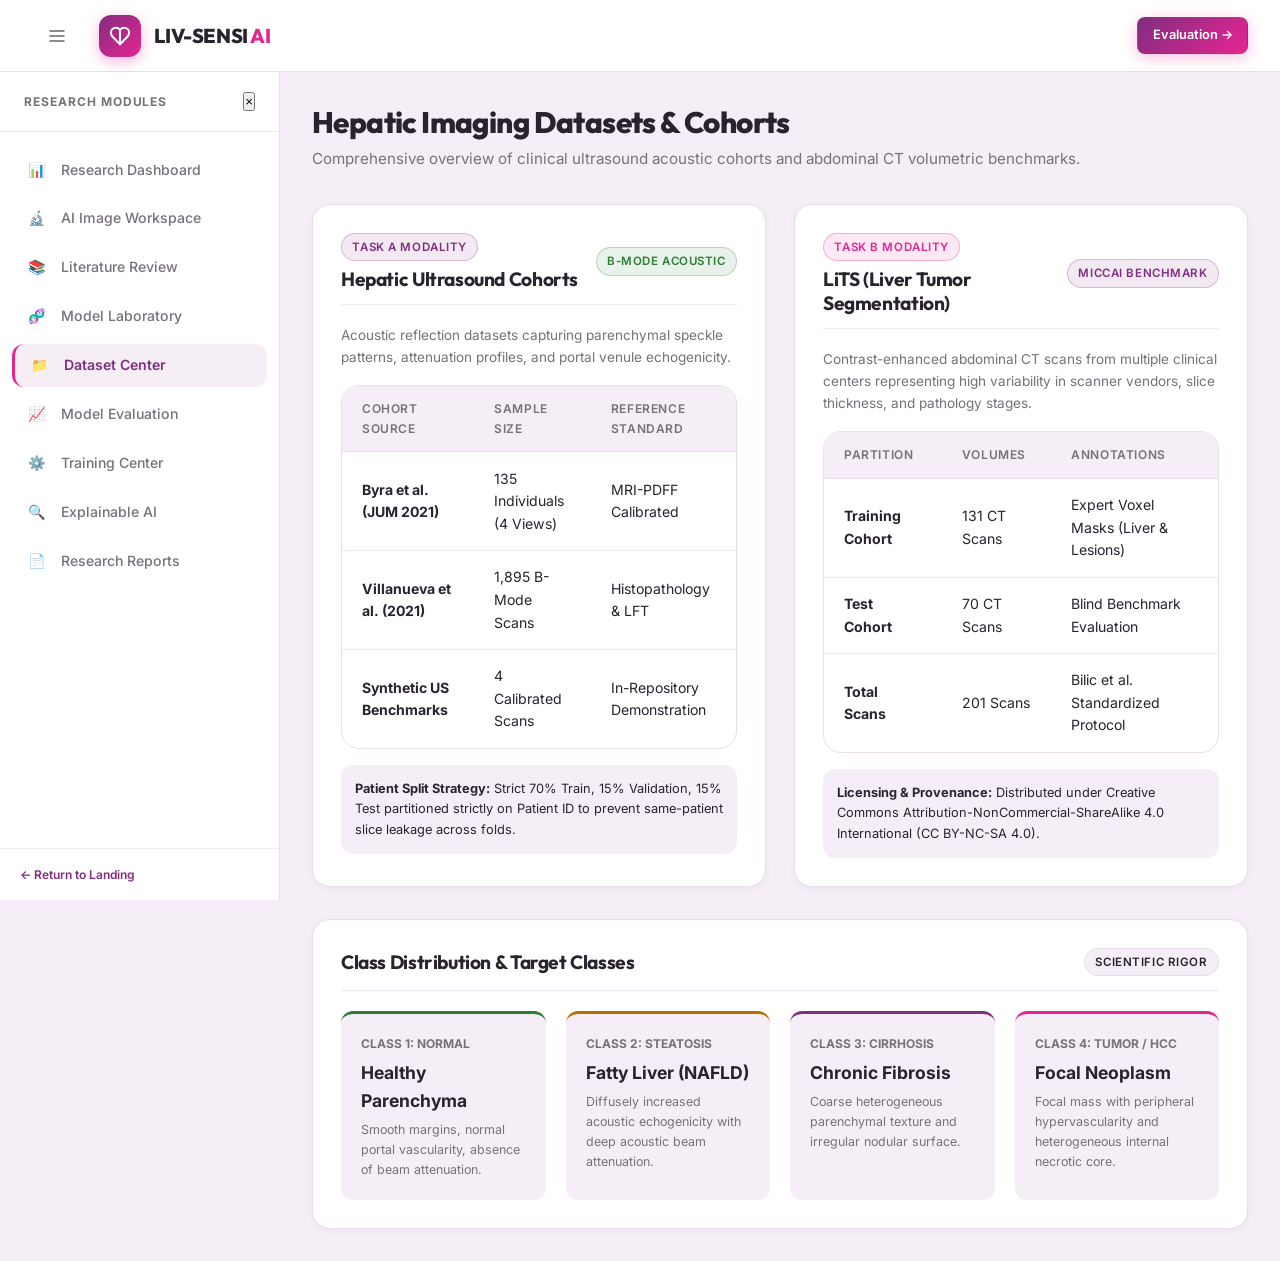
<file: ui-preview/pages/datasets.html>
<!DOCTYPE html>
<html lang="en">
<head>
  <meta charset="UTF-8">
    <meta name="viewport" content="width=device-width, initial-scale=1.0, maximum-scale=1.0, user-scalable=no, viewport-fit=cover">

  <!-- PWA & Mobile App Meta Tags -->
  <link rel="manifest" href="../manifest.json">
  <meta name="theme-color" content="#812D80">
  <meta name="apple-mobile-web-app-capable" content="yes">
  <meta name="apple-mobile-web-app-status-bar-style" content="black-translucent">
  <meta name="apple-mobile-web-app-title" content="Liv-Sensi">
  <link rel="apple-touch-icon" href="../assets/images/apple_touch_icon.png">
  <link rel="icon" type="image/png" href="../assets/images/livsensi_icon_192.png">
  <title>Dataset Center – Liv-Sensi</title>
  <link rel="preconnect" href="https://fonts.googleapis.com">
  <link rel="preconnect" href="https://fonts.gstatic.com" crossorigin>
  <link href="https://fonts.googleapis.com/css2?family=Inter:wght@300;400;500;600;700&family=Outfit:wght@500;600;700;800&family=JetBrains+Mono:wght@400;500&display=swap" rel="stylesheet">
  
  <link rel="stylesheet" href="../assets/css/design-system.css">
  <link rel="stylesheet" href="../assets/css/animations.css">
  <link rel="stylesheet" href="../assets/css/components.css">
</head>
<body>

  <!-- Top App Header -->
  <header class="hv-navbar">
    <div class="hv-navbar-container">
      <div style="display:flex; align-items:center; gap:1rem;">
        <button id="btn-toggle-sidebar" class="btn btn-ghost btn-sm">
          <svg width="20" height="20" viewBox="0 0 24 24" fill="none" stroke="currentColor" stroke-width="2"><line x1="3" y1="12" x2="21" y2="12"/><line x1="3" y1="6" x2="21" y2="6"/><line x1="3" y1="18" x2="21" y2="18"/></svg>
        </button>
        <a href="../index.html" class="hv-brand">
          <div class="hv-brand-mark">
            <svg width="22" height="22" viewBox="0 0 24 24" fill="none" stroke="currentColor" stroke-width="2.2"><path d="M19 14c1.49-1.46 3-3.21 3-5.5A5.5 5.5 0 0 0 16.5 3c-1.76 0-3 .5-4.5 2-1.5-1.5-2.74-2-4.5-2A5.5 5.5 0 0 0 2 8.5c0 2.3 1.5 4.05 3 5.5l7 7Z"/><path d="M12 5v14"/></svg>
          </div>
          <div class="hv-brand-name">LIV-SENSI <span>AI</span></div>
        </a>
      </div>

      <div style="display:flex; align-items:center; gap:0.5rem;">
        <a href="evaluation.html" class="btn btn-primary btn-sm">Evaluation &rarr;</a>
      </div>
    </div>
  </header>

  <div class="hv-app-shell">
    <!-- Mobile Drawer Backdrop -->
    <div class="sidebar-backdrop"></div>
    <!-- Sidebar -->
    <aside class="hv-sidebar">
      <div class="hv-sidebar-header">
        <span class="hv-sidebar-title">Research Modules</span>
        <button class="btn-close-sidebar-mobile" title="Close Menu">&times;</button>
      </div>
      <nav class="hv-sidebar-nav">
        <a href="dashboard.html" data-tooltip="Research Dashboard" class="hv-sidebar-item">
          <span class="hv-sidebar-icon">📊</span>
          <span>Research Dashboard</span>
        </a>
        <a href="analysis.html" data-tooltip="AI Image Workspace" class="hv-sidebar-item">
          <span class="hv-sidebar-icon">🔬</span>
          <span>AI Image Workspace</span>
        </a>
        <a href="literature.html" data-tooltip="Literature Review" class="hv-sidebar-item">
          <span class="hv-sidebar-icon">📚</span>
          <span>Literature Review</span>
        </a>
        <a href="models.html" data-tooltip="Model Laboratory" class="hv-sidebar-item">
          <span class="hv-sidebar-icon">🧬</span>
          <span>Model Laboratory</span>
        </a>
        <a href="datasets.html" data-tooltip="Dataset Center" class="hv-sidebar-item active">
          <span class="hv-sidebar-icon">📁</span>
          <span>Dataset Center</span>
        </a>
        <a href="evaluation.html" data-tooltip="Model Evaluation" class="hv-sidebar-item">
          <span class="hv-sidebar-icon">📈</span>
          <span>Model Evaluation</span>
        </a>
        <a href="training.html" data-tooltip="Training Center" class="hv-sidebar-item">
          <span class="hv-sidebar-icon">⚙️</span>
          <span>Training Center</span>
        </a>
        <a href="explainability.html" data-tooltip="Explainable AI" class="hv-sidebar-item">
          <span class="hv-sidebar-icon">🔍</span>
          <span>Explainable AI</span>
        </a>
        <a href="reports.html" data-tooltip="Research Reports" class="hv-sidebar-item">
          <span class="hv-sidebar-icon">📄</span>
          <span>Research Reports</span>
        </a>
      </nav>
      <div style="padding: 1rem 1.25rem; border-top: 1px solid var(--color-border-subtle); font-size: 0.75rem;">
        <a href="../index.html" style="color:var(--color-primary); font-weight:600;">&larr; Return to Landing</a>
      </div>
    </aside>

    <!-- Main Content -->
    <main class="hv-main-content">
        
      <div style="margin-bottom: 2rem;">
        <h2 class="page-title">Hepatic Imaging Datasets &amp; Cohorts</h2>
        <p>Comprehensive overview of clinical ultrasound acoustic cohorts and abdominal CT volumetric benchmarks.</p>
      </div>

      <!-- Dataset Modality Cards -->
      <div style="display:grid; grid-template-columns: repeat(2, 1fr); gap: 1.75rem; margin-bottom: 2rem;">
        
        <!-- Dataset 1: Ultrasound Cohorts -->
        <div class="card">
          <div class="card-header">
            <div>
              <span class="badge badge-literature" style="margin-bottom:0.35rem;">TASK A MODALITY</span>
              <h3 class="card-title">Hepatic Ultrasound Cohorts</h3>
            </div>
            <span class="badge badge-verified">B-Mode Acoustic</span>
          </div>

          <p style="font-size:0.85rem; margin-bottom:1rem;">
            Acoustic reflection datasets capturing parenchymal speckle patterns, attenuation profiles, and portal venule echogenicity.
          </p>

          <div class="data-table-wrapper" style="margin-bottom:1rem;">
            <table class="data-table">
              <thead>
                <tr>
                  <th>Cohort Source</th>
                  <th>Sample Size</th>
                  <th>Reference Standard</th>
                </tr>
              </thead>
              <tbody>
                <tr>
                  <td><strong>Byra et al. (JUM 2021)</strong></td>
                  <td>135 Individuals (4 Views)</td>
                  <td>MRI-PDFF Calibrated</td>
                </tr>
                <tr>
                  <td><strong>Villanueva et al. (2021)</strong></td>
                  <td>1,895 B-Mode Scans</td>
                  <td>Histopathology &amp; LFT</td>
                </tr>
                <tr>
                  <td><strong>Synthetic US Benchmarks</strong></td>
                  <td>4 Calibrated Scans</td>
                  <td>In-Repository Demonstration</td>
                </tr>
              </tbody>
            </table>
          </div>

          <div style="background:var(--color-surface); padding:0.85rem; border-radius:var(--radius-md); font-size:0.8rem;">
            <strong>Patient Split Strategy:</strong> Strict 70% Train, 15% Validation, 15% Test partitioned strictly on Patient ID to prevent same-patient slice leakage across folds.
          </div>
        </div>

        <!-- Dataset 2: CT Volumetric Benchmark (LiTS) -->
        <div class="card">
          <div class="card-header">
            <div>
              <span class="badge badge-experimental" style="margin-bottom:0.35rem;">TASK B MODALITY</span>
              <h3 class="card-title">LiTS (Liver Tumor Segmentation)</h3>
            </div>
            <span class="badge badge-literature">MICCAI Benchmark</span>
          </div>

          <p style="font-size:0.85rem; margin-bottom:1rem;">
            Contrast-enhanced abdominal CT scans from multiple clinical centers representing high variability in scanner vendors, slice thickness, and pathology stages.
          </p>

          <div class="data-table-wrapper" style="margin-bottom:1rem;">
            <table class="data-table">
              <thead>
                <tr>
                  <th>Partition</th>
                  <th>Volumes</th>
                  <th>Annotations</th>
                </tr>
              </thead>
              <tbody>
                <tr>
                  <td><strong>Training Cohort</strong></td>
                  <td>131 CT Scans</td>
                  <td>Expert Voxel Masks (Liver &amp; Lesions)</td>
                </tr>
                <tr>
                  <td><strong>Test Cohort</strong></td>
                  <td>70 CT Scans</td>
                  <td>Blind Benchmark Evaluation</td>
                </tr>
                <tr>
                  <td><strong>Total Scans</strong></td>
                  <td>201 Scans</td>
                  <td>Bilic et al. Standardized Protocol</td>
                </tr>
              </tbody>
            </table>
          </div>

          <div style="background:var(--color-surface); padding:0.85rem; border-radius:var(--radius-md); font-size:0.8rem;">
            <strong>Licensing &amp; Provenance:</strong> Distributed under Creative Commons Attribution-NonCommercial-ShareAlike 4.0 International (CC BY-NC-SA 4.0).
          </div>
        </div>

      </div>

      <!-- Class Distribution & Split Protocol -->
      <div class="card">
        <div class="card-header">
          <h3 class="card-title">Class Distribution &amp; Target Classes</h3>
          <span class="badge badge-baseline">Scientific Rigor</span>
        </div>

        <div style="display:grid; grid-template-columns: repeat(4, 1fr); gap:1.25rem;">
          <div style="background:var(--color-surface); padding:1.25rem; border-radius:var(--radius-md); border-top:3px solid #2E7D32;">
            <div style="font-size:0.75rem; color:var(--color-text-muted); font-weight:700;">CLASS 1: NORMAL</div>
            <div style="font-size:1.1rem; font-weight:700; margin:0.35rem 0;">Healthy Parenchyma</div>
            <p style="font-size:0.78rem;">Smooth margins, normal portal vascularity, absence of beam attenuation.</p>
          </div>

          <div style="background:var(--color-surface); padding:1.25rem; border-radius:var(--radius-md); border-top:3px solid #B76E00;">
            <div style="font-size:0.75rem; color:var(--color-text-muted); font-weight:700;">CLASS 2: STEATOSIS</div>
            <div style="font-size:1.1rem; font-weight:700; margin:0.35rem 0;">Fatty Liver (NAFLD)</div>
            <p style="font-size:0.78rem;">Diffusely increased acoustic echogenicity with deep acoustic beam attenuation.</p>
          </div>

          <div style="background:var(--color-surface); padding:1.25rem; border-radius:var(--radius-md); border-top:3px solid #812D80;">
            <div style="font-size:0.75rem; color:var(--color-text-muted); font-weight:700;">CLASS 3: CIRRHOSIS</div>
            <div style="font-size:1.1rem; font-weight:700; margin:0.35rem 0;">Chronic Fibrosis</div>
            <p style="font-size:0.78rem;">Coarse heterogeneous parenchymal texture and irregular nodular surface.</p>
          </div>

          <div style="background:var(--color-surface); padding:1.25rem; border-radius:var(--radius-md); border-top:3px solid #E52591;">
            <div style="font-size:0.75rem; color:var(--color-text-muted); font-weight:700;">CLASS 4: TUMOR / HCC</div>
            <div style="font-size:1.1rem; font-weight:700; margin:0.35rem 0;">Focal Neoplasm</div>
            <p style="font-size:0.78rem;">Focal mass with peripheral hypervascularity and heterogeneous internal necrotic core.</p>
          </div>
        </div>
      </div>
    </main>
  </div>

  <script src="../assets/js/navigation.js"></script>
  <!-- Mobile Native App Bottom Navigation Bar -->
  <nav class="mobile-bottom-nav">
    <a href="../index.html" class="mobile-nav-tab">
      <span class="mobile-nav-icon">🏠</span>
      <span>Home</span>
    </a>
    <a href="dashboard.html" class="mobile-nav-tab">
      <span class="mobile-nav-icon">📊</span>
      <span>Dashboard</span>
    </a>
    <a href="analysis.html" class="mobile-nav-tab">
      <span class="mobile-nav-icon">🔬</span>
      <span>Workspace</span>
    </a>
    <a href="literature.html" class="mobile-nav-tab">
      <span class="mobile-nav-icon">📚</span>
      <span>Literature</span>
    </a>
    <a href="reports.html" class="mobile-nav-tab">
      <span class="mobile-nav-icon">📋</span>
      <span>Reports</span>
    </a>
  </nav>

</body>
</html>
</file>
<file: assets/css/design-system.css>
/* ==========================================================================
   HEPATOVISION AI – DESIGN SYSTEM
   Palette: Deep Purple (#812D80), Magenta (#E52591), Soft Lavender (#F5EEF6),
            Charcoal (#29232D), Soft Grey (#77717A), White (#FFFFFF)
   Strictly Zero Blue. Apple-inspired Medical Research Aesthetic.
   ========================================================================== */

:root {
  /* Core Color Palette */
  --color-primary: #812D80;
  --color-primary-hover: #6a2469;
  --color-primary-light: #9d389c;
  --color-secondary: #E52591;
  --color-secondary-hover: #c41877;
  --color-secondary-light: #ff47aa;

  --color-bg: #FFFFFF;
  --color-surface: #F5EEF6;
  --color-surface-card: #FFFFFF;
  --color-surface-elevated: #FAF6FA;
  --color-surface-hover: #EFE6F0;

  --color-text: #29232D;
  --color-text-muted: #77717A;
  --color-text-dim: #99939D;
  --color-text-inverse: #FFFFFF;

  --color-border: #E8DEEB;
  --color-border-subtle: #F0E8F2;
  --color-border-focus: #812D80;

  /* Semantic Alert & Badge Colors */
  --badge-literature: #812D80;
  --badge-experimental: #E52591;
  --badge-baseline: #5A4E61;
  --badge-not-trained: #8B8590;
  --badge-verified: #2E7D32;
  --badge-pending: #B76E00;

  /* Gradients */
  --grad-primary: linear-gradient(135deg, #812D80 0%, #E52591 100%);
  --grad-primary-subtle: linear-gradient(135deg, rgba(129, 45, 128, 0.08) 0%, rgba(229, 37, 145, 0.08) 100%);
  --grad-surface: linear-gradient(180deg, #FFFFFF 0%, #F5EEF6 100%);
  --grad-card-glow: radial-gradient(circle at top left, rgba(229, 37, 145, 0.06), transparent 70%);

  /* Typography - Instant 0ms Native System Stack */
  --font-display: -apple-system, BlinkMacSystemFont, "Segoe UI", Roboto, "Helvetica Neue", Arial, sans-serif;
  --font-body: -apple-system, BlinkMacSystemFont, "Segoe UI", Roboto, "Helvetica Neue", Arial, sans-serif;
  --font-mono: ui-monospace, "SF Mono", "JetBrains Mono", Menlo, Consolas, monospace;

  /* Shadows (Soft Charcoal with faint purple ambient) */
  --shadow-sm: 0 2px 8px rgba(41, 35, 45, 0.04);
  --shadow-md: 0 6px 20px rgba(41, 35, 45, 0.06);
  --shadow-lg: 0 14px 34px rgba(41, 35, 45, 0.08);
  --shadow-glow: 0 0 25px rgba(229, 37, 145, 0.25);
  --shadow-purple-glow: 0 0 25px rgba(129, 45, 128, 0.2);

  /* Radii */
  --radius-sm: 8px;
  --radius-md: 12px;
  --radius-lg: 18px;
  --radius-xl: 24px;
  --radius-full: 9999px;

  /* Layout */
  --sidebar-width: 280px;
  --sidebar-collapsed-width: 80px;
  --header-height: 72px;
  --max-content-width: 1440px;

  /* Transitions */
  --transition-fast: 150ms cubic-bezier(0.4, 0, 0.2, 1);
  --transition-normal: 250ms cubic-bezier(0.4, 0, 0.2, 1);
  --transition-smooth: 400ms cubic-bezier(0.16, 1, 0.3, 1);
}

/* Base Styles */
*, *::before, *::after {
  box-sizing: border-box;
  margin: 0;
  padding: 0;
}

html {
  font-size: 16px;
  scroll-behavior: smooth;
  -webkit-font-smoothing: antialiased;
  -moz-osx-font-smoothing: grayscale;
}

body {
  font-family: var(--font-body);
  background-color: var(--color-bg);
  color: var(--color-text);
  line-height: 1.6;
  min-height: 100vh;
  overflow-x: hidden;
}

/* Typography Utility */
h1, h2, h3, h4, h5, h6 {
  font-family: var(--font-display);
  color: var(--color-text);
  font-weight: 700;
  line-height: 1.25;
  letter-spacing: -0.02em;
}

h1 { font-size: 2.75rem; }
h2 { font-size: 2rem; }
h3 { font-size: 1.5rem; }
h4 { font-size: 1.25rem; }
h5 { font-size: 1.05rem; }
h6 { font-size: 0.9rem; }

p {
  color: var(--color-text-muted);
  font-size: 0.95rem;
}

a {
  color: var(--color-primary);
  text-decoration: none;
  transition: color var(--transition-fast);
}

a:hover {
  color: var(--color-secondary);
}

code, pre {
  font-family: var(--font-mono);
  font-size: 0.85em;
}

/* Selection */
::selection {
  background-color: rgba(229, 37, 145, 0.2);
  color: var(--color-primary);
}

/* Modern Thin Aesthetic Scrollbars */
::-webkit-scrollbar {
  width: 6px;
  height: 6px;
}

::-webkit-scrollbar-track {
  background: transparent;
}

::-webkit-scrollbar-thumb {
  background: rgba(129, 45, 128, 0.25);
  border-radius: 9999px;
}

::-webkit-scrollbar-thumb:hover {
  background: rgba(229, 37, 145, 0.5);
}

* {
  scrollbar-width: thin;
  scrollbar-color: rgba(129, 45, 128, 0.25) transparent;
}
</file>
<file: assets/css/animations.css>
/* ==========================================================================
   HEPATOVISION AI – ANIMATIONS & ACCESSIBILITY
   ========================================================================== */

/* Keyframes */
@keyframes fadeIn {
  from { opacity: 0; transform: translateY(12px); }
  to { opacity: 1; transform: translateY(0); }
}

@keyframes fadeInScale {
  from { opacity: 0; transform: scale(0.96); }
  to { opacity: 1; transform: scale(1); }
}

@keyframes pulseSoft {
  0%, 100% { opacity: 1; transform: scale(1); }
  50% { opacity: 0.85; transform: scale(0.98); }
}

@keyframes pulseGlow {
  0%, 100% {
    box-shadow: 0 0 15px rgba(229, 37, 145, 0.3), 0 0 30px rgba(129, 45, 128, 0.15);
  }
  50% {
    box-shadow: 0 0 25px rgba(229, 37, 145, 0.5), 0 0 45px rgba(129, 45, 128, 0.25);
  }
}

@keyframes floatSlow {
  0%, 100% { transform: translateY(0); }
  50% { transform: translateY(-8px); }
}

@keyframes shimmer {
  0% { background-position: -200% 0; }
  100% { background-position: 200% 0; }
}

@keyframes spinSlow {
  from { transform: rotate(0deg); }
  to { transform: rotate(360deg); }
}

/* Animation Helper Classes */
.animate-fade-in {
  animation: fadeIn 0.4s var(--transition-smooth) forwards;
}

.animate-pulse-glow {
  animation: pulseGlow 3s infinite ease-in-out;
}

.animate-float {
  animation: floatSlow 4s infinite ease-in-out;
}

/* Interactive Hover Lifts */
.card-hover-lift {
  transition: transform var(--transition-normal), box-shadow var(--transition-normal), border-color var(--transition-normal);
}

.card-hover-lift:hover {
  transform: translateY(-4px);
  box-shadow: var(--shadow-lg), 0 0 0 1px rgba(229, 37, 145, 0.15);
  border-color: rgba(129, 45, 128, 0.3);
}

/* Loading Skeleton */
.skeleton {
  background: linear-gradient(90deg, #F5EEF6 25%, #EFE6F0 50%, #F5EEF6 75%);
  background-size: 200% 100%;
  animation: shimmer 1.6s infinite ease-in-out;
  border-radius: var(--radius-sm);
}

.skeleton-text {
  height: 14px;
  margin-bottom: 8px;
}

.skeleton-title {
  height: 24px;
  width: 60%;
  margin-bottom: 14px;
}

.skeleton-box {
  width: 100%;
  height: 200px;
}

/* Stagger Entrance */
.stagger-1 { animation-delay: 60ms; }
.stagger-2 { animation-delay: 120ms; }
.stagger-3 { animation-delay: 180ms; }
.stagger-4 { animation-delay: 240ms; }

/* Reduced Motion Accessibility */
@media (prefers-reduced-motion: reduce) {
  *, *::before, *::after {
    animation-duration: 0.001ms !important;
    animation-iteration-count: 1 !important;
    transition-duration: 0.001ms !important;
  }
  .card-hover-lift:hover {
    transform: none !important;
  }
}
</file>
<file: assets/css/components.css>
/* ==========================================================================
   HEPATOVISION AI – COMPONENT STYLES
   ========================================================================== */

/* 1. Global Navigation Bar */
.hv-navbar {
  position: sticky;
  top: 0;
  z-index: 1000;
  height: var(--header-height);
  background: rgba(255, 255, 255, 0.92);
  backdrop-filter: blur(16px);
  border-bottom: 1px solid var(--color-border);
  transition: all var(--transition-normal);
}

.hv-navbar-container {
  max-width: var(--max-content-width);
  margin: 0 auto;
  height: 100%;
  padding: 0 2rem;
  display: flex;
  align-items: center;
  justify-content: space-between;
}

.hv-brand {
  display: flex;
  align-items: center;
  gap: 0.85rem;
  text-decoration: none;
  white-space: nowrap;
  flex-shrink: 0;
}

.hv-brand-mark {
  width: 42px;
  height: 42px;
  border-radius: var(--radius-md);
  background: var(--grad-primary);
  display: flex;
  align-items: center;
  justify-content: center;
  color: #fff;
  box-shadow: 0 4px 14px rgba(229, 37, 145, 0.35);
  flex-shrink: 0;
}

.hv-brand-name {
  font-family: var(--font-display);
  font-size: 1.25rem;
  font-weight: 800;
  color: var(--color-text);
  letter-spacing: -0.02em;
  white-space: nowrap;
  word-break: keep-all;
  overflow-wrap: normal;
  line-height: 1;
}

.hv-brand-name span {
  color: var(--color-secondary);
  white-space: nowrap;
}

.hv-brand-tagline {
  font-size: 0.7rem;
  color: var(--color-text-muted);
  text-transform: uppercase;
  letter-spacing: 0.08em;
  font-weight: 600;
  white-space: nowrap;
}

.hv-nav-menu {
  display: flex;
  align-items: center;
  gap: 1.75rem;
  list-style: none;
}

.hv-nav-link {
  font-size: 0.9rem;
  font-weight: 500;
  color: var(--color-text-muted);
  transition: color var(--transition-fast);
  padding: 0.5rem 0.25rem;
  position: relative;
}

.hv-nav-link:hover,
.hv-nav-link.active {
  color: var(--color-primary);
}

.hv-nav-link.active::after {
  content: '';
  position: absolute;
  bottom: 0;
  left: 0;
  width: 100%;
  height: 2px;
  background: var(--grad-primary);
  border-radius: var(--radius-full);
}

.hv-nav-actions {
  display: flex;
  align-items: center;
  gap: 1rem;
}

/* 2. Buttons */
.btn {
  display: inline-flex;
  align-items: center;
  justify-content: center;
  gap: 0.5rem;
  font-family: var(--font-body);
  font-size: 0.88rem;
  font-weight: 600;
  padding: 0.65rem 1.35rem;
  border-radius: var(--radius-md);
  cursor: pointer;
  border: 1px solid transparent;
  transition: all var(--transition-normal);
  text-decoration: none;
  white-space: nowrap;
}

.btn-primary {
  background: var(--grad-primary);
  color: #FFFFFF;
  box-shadow: 0 4px 15px rgba(229, 37, 145, 0.28);
}

.btn-primary:hover {
  box-shadow: 0 6px 22px rgba(229, 37, 145, 0.42);
  transform: translateY(-1px);
  color: #FFFFFF;
}

.btn-secondary {
  background: #FFFFFF;
  color: var(--color-primary);
  border-color: var(--color-border);
}

.btn-secondary:hover {
  background: var(--color-surface);
  border-color: var(--color-primary);
  color: var(--color-primary);
}

.btn-magenta {
  background: var(--color-secondary);
  color: #FFFFFF;
}

.btn-magenta:hover {
  background: var(--color-secondary-hover);
  color: #FFFFFF;
}

.btn-ghost {
  background: transparent;
  color: var(--color-text-muted);
}

.btn-ghost:hover {
  background: var(--color-surface);
  color: var(--color-primary);
}

.btn-sm {
  font-size: 0.8rem;
  padding: 0.45rem 0.9rem;
  border-radius: var(--radius-sm);
}

.btn-lg {
  font-size: 1rem;
  padding: 0.85rem 1.85rem;
  border-radius: var(--radius-lg);
}

/* 3. Research Badges & Chips */
.badge {
  display: inline-flex;
  align-items: center;
  gap: 0.35rem;
  font-size: 0.72rem;
  font-weight: 600;
  padding: 0.25rem 0.65rem;
  border-radius: var(--radius-full);
  text-transform: uppercase;
  letter-spacing: 0.05em;
  white-space: nowrap;
  flex-shrink: 0;
}

.badge-literature {
  background: rgba(129, 45, 128, 0.1);
  color: var(--color-primary);
  border: 1px solid rgba(129, 45, 128, 0.25);
}

.badge-experimental {
  background: rgba(229, 37, 145, 0.1);
  color: var(--color-secondary);
  border: 1px solid rgba(229, 37, 145, 0.3);
}

.badge-baseline {
  background: #F5EEF6;
  color: var(--color-text);
  border: 1px solid var(--color-border);
}

.badge-not-trained,
.badge-not-implemented {
  background: #EFE9F0;
  color: var(--color-text-muted);
  border: 1px dashed var(--color-border);
}

.badge-verified {
  background: rgba(46, 125, 50, 0.1);
  color: #2E7D32;
  border: 1px solid rgba(46, 125, 50, 0.25);
}

.badge-preview {
  display: none !important;
}

/* 4. Layout Shell (Sidebar + Main Area) */
.hv-app-shell {
  display: flex;
  min-height: calc(100vh - var(--header-height));
  background: var(--color-surface);
}

.hv-sidebar {
  width: var(--sidebar-width);
  background: #FFFFFF;
  border-right: 1px solid var(--color-border);
  display: flex;
  flex-direction: column;
  transition: width var(--transition-normal);
  position: sticky;
  top: var(--header-height);
  height: calc(100vh - var(--header-height));
  overflow-y: auto;
  overflow-x: hidden;
  z-index: 90;
  flex-shrink: 0;
}

.hv-sidebar::-webkit-scrollbar {
  width: 4px;
}

.hv-sidebar::-webkit-scrollbar-thumb {
  background: rgba(129, 45, 128, 0.15);
  border-radius: 4px;
}

.hv-sidebar::-webkit-scrollbar-thumb:hover {
  background: rgba(129, 45, 128, 0.35);
}

.hv-sidebar.collapsed {
  width: var(--sidebar-collapsed-width);
}

.hv-sidebar.collapsed .hv-sidebar-header {
  padding: 1.25rem 0.5rem;
  justify-content: center;
}

.hv-sidebar.collapsed .hv-sidebar-title {
  display: none !important;
}

.hv-sidebar.collapsed .hv-sidebar-nav {
  padding: 1rem 0.5rem;
  align-items: center;
  gap: 0.5rem;
}

.hv-sidebar.collapsed .hv-sidebar-item {
  padding: 0;
  width: 46px;
  height: 46px;
  justify-content: center;
  align-items: center;
  border-left: none;
  border-radius: var(--radius-md);
  position: relative;
  gap: 0;
}

.hv-sidebar.collapsed .hv-sidebar-item.active {
  border-left: none;
  background: rgba(129, 45, 128, 0.12);
  box-shadow: inset 0 0 0 2px var(--color-secondary);
}

.hv-sidebar.collapsed .hv-sidebar-item span:not(.hv-sidebar-icon) {
  display: none !important;
}

.hv-sidebar.collapsed .hv-sidebar-footer {
  padding: 1rem 0.5rem !important;
  display: flex;
  justify-content: center;
}

.hv-sidebar.collapsed .hv-sidebar-footer-text {
  display: none !important;
}

.hv-sidebar.collapsed .hv-sidebar-footer a {
  justify-content: center;
}

.hv-sidebar.collapsed .hv-sidebar-item:hover::after {
  content: attr(data-tooltip);
  position: absolute;
  left: calc(100% + 10px);
  top: 50%;
  transform: translateY(-50%);
  background: #29232D;
  color: #FFFFFF;
  padding: 0.35rem 0.75rem;
  border-radius: var(--radius-sm);
  font-size: 0.75rem;
  font-weight: 600;
  white-space: nowrap;
  box-shadow: 0 4px 14px rgba(0, 0, 0, 0.25);
  pointer-events: none;
  z-index: 1000;
  animation: fadeIn 0.15s ease forwards;
}

.hv-sidebar-header {
  padding: 1.25rem 1.5rem;
  display: flex;
  align-items: center;
  justify-content: space-between;
  border-bottom: 1px solid var(--color-border-subtle);
}

.hv-sidebar-title {
  font-size: 0.75rem;
  font-weight: 700;
  text-transform: uppercase;
  letter-spacing: 0.08em;
  color: var(--color-text-muted);
}

.hv-sidebar-nav {
  padding: 1rem 0.75rem;
  display: flex;
  flex-direction: column;
  gap: 0.35rem;
  flex: 1;
}

.hv-sidebar-item {
  display: flex;
  align-items: center;
  gap: 0.85rem;
  padding: 0.65rem 0.95rem;
  border-radius: var(--radius-md);
  color: var(--color-text-muted);
  font-size: 0.88rem;
  font-weight: 500;
  text-decoration: none;
  transition: all var(--transition-fast);
}

.hv-sidebar-item:hover {
  background: var(--color-surface);
  color: var(--color-primary);
}

.hv-sidebar-item.active {
  background: rgba(129, 45, 128, 0.08);
  color: var(--color-primary);
  font-weight: 600;
  border-left: 3px solid var(--color-secondary);
}

.hv-sidebar-icon {
  width: 20px;
  height: 20px;
  display: flex;
  align-items: center;
  justify-content: center;
  flex-shrink: 0;
}

.hv-main-content {
  flex: 1;
  padding: 2rem;
  max-width: calc(var(--max-content-width) - var(--sidebar-width));
  overflow-y: auto;
}

/* 5. Cards & Metric Tiles */
.card {
  background: var(--color-surface-card);
  border: 1px solid var(--color-border);
  border-radius: var(--radius-lg);
  padding: 1.75rem;
  box-shadow: var(--shadow-sm);
  position: relative;
}

.card-header {
  display: flex;
  align-items: center;
  justify-content: space-between;
  margin-bottom: 1.25rem;
  padding-bottom: 0.85rem;
  border-bottom: 1px solid var(--color-border-subtle);
}

.card-title-group {
  display: flex;
  align-items: center;
  gap: 0.75rem;
}

.card-title {
  font-size: 1.2rem;
  font-weight: 700;
  color: var(--color-text);
}

.card-subtitle {
  font-size: 0.8rem;
  color: var(--color-text-muted);
}

.metric-tile {
  background: #FFFFFF;
  border: 1px solid var(--color-border);
  border-radius: var(--radius-lg);
  padding: 1.5rem;
  display: flex;
  flex-direction: column;
  gap: 0.5rem;
  box-shadow: var(--shadow-sm);
}

.metric-tile-header {
  display: flex;
  align-items: center;
  justify-content: space-between;
}

.metric-tile-label {
  font-size: 0.8rem;
  font-weight: 600;
  color: var(--color-text-muted);
  text-transform: uppercase;
  letter-spacing: 0.05em;
}

.metric-tile-value {
  font-family: var(--font-display);
  font-size: 2.2rem;
  font-weight: 800;
  color: var(--color-primary);
  line-height: 1;
}

.metric-tile-sub {
  font-size: 0.75rem;
  color: var(--color-text-muted);
}

/* 6. Dual-Layer Image Viewer with Heatmap Slider */
.viewer-container {
  background: var(--color-surface);
  border: 1px solid var(--color-border);
  border-radius: var(--radius-lg);
  overflow: hidden;
  padding: 1rem;
}

.viewer-toolbar {
  display: flex;
  align-items: center;
  justify-content: space-between;
  margin-bottom: 0.75rem;
  gap: 1rem;
}

.viewer-slider-group {
  display: flex;
  align-items: center;
  gap: 0.75rem;
  font-size: 0.8rem;
  color: var(--color-text-muted);
  font-weight: 600;
}

.viewer-slider-group input[type="range"] {
  accent-color: var(--color-secondary);
  cursor: pointer;
  width: 140px;
}

.viewer-canvas {
  position: relative;
  width: 100%;
  aspect-ratio: 1 / 1;
  max-height: 480px;
  background: #000;
  border-radius: var(--radius-md);
  overflow: hidden;
  display: flex;
  align-items: center;
  justify-content: center;
}

.viewer-scan-img {
  width: 100%;
  height: 100%;
  object-fit: contain;
  display: block;
}

.viewer-heat-img {
  position: absolute;
  top: 0;
  left: 0;
  width: 100%;
  height: 100%;
  object-fit: contain;
  opacity: 0.7;
  pointer-events: none;
  transition: opacity 80ms ease;
}

/* 7. Dropzone */
.dropzone-box {
  border: 2px dashed var(--color-border);
  border-radius: var(--radius-lg);
  background: var(--color-surface-elevated);
  padding: 2.5rem 1.5rem;
  text-align: center;
  cursor: pointer;
  transition: all var(--transition-normal);
}

.dropzone-box:hover,
.dropzone-box.dragover {
  border-color: var(--color-secondary);
  background: rgba(229, 37, 145, 0.04);
}

.dropzone-icon {
  width: 52px;
  height: 52px;
  border-radius: var(--radius-full);
  background: rgba(129, 45, 128, 0.1);
  color: var(--color-primary);
  display: flex;
  align-items: center;
  justify-content: center;
  margin: 0 auto 1rem;
}

/* 8. Scientific Data Table */
.data-table-wrapper {
  overflow-x: auto;
  border: 1px solid var(--color-border);
  border-radius: var(--radius-lg);
}

.data-table {
  width: 100%;
  border-collapse: collapse;
  font-size: 0.88rem;
  text-align: left;
}

.data-table th {
  background: var(--color-surface);
  color: var(--color-text-muted);
  font-weight: 600;
  padding: 0.85rem 1.25rem;
  border-bottom: 1px solid var(--color-border);
  text-transform: uppercase;
  font-size: 0.75rem;
  letter-spacing: 0.05em;
}

.data-table td {
  padding: 0.95rem 1.25rem;
  border-bottom: 1px solid var(--color-border-subtle);
  color: var(--color-text);
}

.data-table tr:last-child td {
  border-bottom: none;
}

.data-table tr:hover {
  background: var(--color-surface-elevated);
}

/* 9. Notice Banner (Preview Mode Label) */
.preview-alert-banner {
  display: none !important;
}

.preview-alert-banner strong {
  color: var(--color-primary);
}

/* 10. Modals */
.modal-overlay {
  position: fixed;
  inset: 0;
  background: rgba(41, 35, 45, 0.6);
  backdrop-filter: blur(8px);
  display: flex;
  align-items: center;
  justify-content: center;
  z-index: 2000;
  padding: 1rem;
}

.modal-dialog {
  background: #FFFFFF;
  border-radius: var(--radius-xl);
  border: 1px solid var(--color-border);
  box-shadow: var(--shadow-lg);
  width: 100%;
  max-width: 620px;
  overflow: hidden;
  animation: fadeInScale 0.25s var(--transition-smooth);
}

.modal-header {
  padding: 1.25rem 1.75rem;
  border-bottom: 1px solid var(--color-border-subtle);
  display: flex;
  align-items: center;
  justify-content: space-between;
}

.modal-body {
  padding: 1.75rem;
  max-height: 70vh;
  overflow-y: auto;
}

.modal-footer {
  padding: 1.25rem 1.75rem;
  border-top: 1px solid var(--color-border-subtle);
  display: flex;
  align-items: center;
  justify-content: flex-end;
  gap: 0.75rem;
  background: var(--color-surface-elevated);
}

/* Responsive Utilities */
.hidden { display: none !important; }

/* Responsive Display Utilities */
.desktop-only {
  display: block;
}
.mobile-only {
  display: none !important;
}
.mobile-only-inline {
  display: none !important;
}
.page-title {
  font-size: 1.85rem;
  font-weight: 800;
  color: var(--color-text);
  line-height: 1.25;
  margin-bottom: 0.4rem;
}

.studies-grid {
  display: grid;
  grid-template-columns: repeat(2, 1fr);
  gap: 1.75rem;
  margin-bottom: 2.5rem;
}

.study-card-header {
  display: flex;
  justify-content: space-between;
  align-items: flex-start;
  margin-bottom: 1rem;
}

.study-result-strip {
  border-top: 1px solid var(--color-border-subtle);
  padding-top: 0.85rem;
  display: flex;
  justify-content: space-between;
  align-items: center;
}

.study-result-val {
  font-family: var(--font-display);
  font-size: 1.35rem;
  font-weight: 800;
  color: var(--color-primary);
}

@media (max-width: 1024px) {
  /* Mobile / Tablet Drawer Sidebar (Never squishes content) */
  .hv-sidebar {
    position: fixed !important;
    left: -100% !important;
    top: 0 !important;
    bottom: 0 !important;
    width: 82% !important;
    max-width: 320px !important;
    height: 100vh !important;
    z-index: 10000 !important;
    box-shadow: 4px 0 35px rgba(0, 0, 0, 0.3) !important;
    transition: left 0.3s cubic-bezier(0.4, 0, 0.2, 1) !important;
    background: #FFFFFF !important;
    overflow-y: auto !important;
    overflow-x: hidden !important;
    scrollbar-width: thin;
    scrollbar-color: rgba(129, 45, 128, 0.25) transparent;
  }

  .hv-sidebar::-webkit-scrollbar {
    width: 4px;
    height: 0;
  }

  .hv-sidebar.open {
    left: 0 !important;
  }

  .hv-sidebar-header {
    display: flex !important;
    align-items: center !important;
    justify-content: space-between !important;
    padding: 1.15rem 1.25rem !important;
    background: var(--color-surface) !important;
    border-bottom: 1px solid var(--color-border) !important;
  }

  .btn-close-sidebar-mobile {
    display: flex !important;
    align-items: center !important;
    justify-content: center !important;
    width: 34px !important;
    height: 34px !important;
    border-radius: var(--radius-full) !important;
    background: rgba(129, 45, 128, 0.08) !important;
    color: var(--color-primary) !important;
    border: 1px solid rgba(129, 45, 128, 0.2) !important;
    font-size: 1.25rem !important;
    line-height: 1 !important;
    cursor: pointer !important;
  }

  /* Override desktop collapsed state on screens <= 1024px */
  .hv-sidebar.collapsed {
    width: 82% !important;
    max-width: 320px !important;
  }

  .hv-sidebar.collapsed .hv-sidebar-title,
  .hv-sidebar.collapsed .hv-sidebar-item span:not(.hv-sidebar-icon),
  .hv-sidebar.collapsed div[style*="border-top"] {
    display: block !important;
  }

  .hv-sidebar.collapsed .hv-sidebar-item {
    justify-content: flex-start !important;
    padding: 0.75rem 1rem !important;
  }

  .hv-sidebar.collapsed .hv-sidebar-item::after {
    display: none !important;
  }

  .sidebar-backdrop {
    display: none;
    position: fixed;
    inset: 0;
    background: rgba(0, 0, 0, 0.55);
    z-index: 9998;
    backdrop-filter: blur(4px);
    -webkit-backdrop-filter: blur(4px);
  }

  .sidebar-backdrop.active {
    display: block !important;
  }

  .hv-main-content {
    width: 100% !important;
    flex: 1 1 100% !important;
    max-width: 100% !important;
    min-width: 0 !important;
    padding: 1.25rem;
    overflow-x: hidden !important;
  }
}

/* Mobile Native App Bottom Navigation Bar */
.mobile-bottom-nav {
  display: none;
}

.sidebar-backdrop {
  display: none;
}

@media (max-width: 768px) {
  body {
    padding-bottom: calc(75px + env(safe-area-inset-bottom, 0px)) !important;
  }

  .mobile-bottom-nav {
    display: flex;
    position: fixed;
    bottom: 0;
    left: 0;
    right: 0;
    height: 62px;
    padding-bottom: env(safe-area-inset-bottom, 0px);
    background: rgba(255, 255, 255, 0.98);
    backdrop-filter: blur(20px);
    -webkit-backdrop-filter: blur(20px);
    border-top: 1px solid rgba(129, 45, 128, 0.18);
    z-index: 9999;
    justify-content: space-around;
    align-items: center;
    box-shadow: 0 -4px 25px rgba(41, 35, 45, 0.08);
  }

  .mobile-nav-tab {
    display: flex;
    flex-direction: column;
    align-items: center;
    justify-content: center;
    flex: 1;
    height: 100%;
    color: var(--color-text-muted);
    text-decoration: none;
    font-size: 0.68rem;
    font-weight: 600;
    gap: 2px;
    transition: all 0.2s ease;
    position: relative;
  }

  .mobile-nav-tab.active {
    color: var(--color-secondary) !important;
    font-weight: 700 !important;
  }

  .mobile-nav-tab.active::before {
    content: '';
    position: absolute;
    top: 0;
    width: 32px;
    height: 3px;
    background: linear-gradient(90deg, var(--color-primary), var(--color-secondary));
    border-radius: 0 0 3px 3px;
  }

  .mobile-nav-icon {
    font-size: 1.25rem;
    line-height: 1;
  }

  /* Mobile App Header adjustments */
  .hv-navbar {
    height: 56px !important;
  }

  .hv-navbar-container {
    padding: 0 0.75rem !important;
    height: 56px !important;
    display: flex !important;
    align-items: center !important;
    justify-content: space-between !important;
    gap: 0.5rem !important;
  }

  .hv-navbar-container > div:first-child {
    display: flex !important;
    align-items: center !important;
    gap: 0.5rem !important;
    flex-shrink: 0 !important;
  }

  .hv-navbar-container > div:last-child {
    display: flex !important;
    align-items: center !important;
    gap: 0.5rem !important;
    flex-shrink: 1 !important;
    justify-content: flex-end !important;
  }

  .hv-brand {
    display: flex !important;
    align-items: center !important;
    gap: 0.5rem !important;
    white-space: nowrap !important;
    flex-shrink: 0 !important;
  }

  .hv-brand-mark {
    width: 32px !important;
    height: 32px !important;
    border-radius: var(--radius-sm) !important;
    flex-shrink: 0 !important;
  }

  .hv-brand-mark svg {
    width: 17px !important;
    height: 17px !important;
  }

  .hv-brand-name {
    font-size: 1.15rem !important;
    font-weight: 800 !important;
    white-space: nowrap !important;
    word-break: keep-all !important;
    overflow-wrap: normal !important;
    line-height: 1 !important;
    flex-shrink: 0 !important;
    letter-spacing: -0.02em !important;
  }

  .hv-brand-name span {
    white-space: nowrap !important;
    display: inline !important;
  }

  .hv-brand-tagline {
    display: none !important;
  }

  .hv-nav-menu {
    display: none !important;
  }

  /* Any badges inside navbar on mobile MUST be hidden */
  .hv-navbar-container .badge {
    display: none !important;
  }

  /* Make header action button concise and compact on mobile */
  .hv-navbar-container .btn {
    padding: 0.35rem 0.65rem !important;
    font-size: 0.76rem !important;
    font-weight: 600 !important;
    white-space: nowrap !important;
    height: 34px !important;
    min-height: 34px !important;
    display: inline-flex !important;
    align-items: center !important;
    justify-content: center !important;
    border-radius: var(--radius-full) !important;
    flex-shrink: 0 !important;
  }

  .mobile-only-inline {
    display: inline !important;
  }

  /* Mobile Typography & Text Adjustment */
  h1 {
    font-size: 1.85rem !important;
    line-height: 1.25 !important;
    letter-spacing: -0.02em !important;
  }

  h2 {
    font-size: 1.45rem !important;
    line-height: 1.3 !important;
    letter-spacing: -0.01em !important;
  }

  h3 {
    font-size: 1.2rem !important;
    line-height: 1.35 !important;
  }

  h4 {
    font-size: 1.05rem !important;
    line-height: 1.35 !important;
  }

  p {
    font-size: 0.9rem !important;
    line-height: 1.55 !important;
  }

  .badge {
    font-size: 0.7rem !important;
    padding: 0.25rem 0.6rem !important;
    white-space: nowrap !important;
  }

  .section-wrap {
    padding: 2.25rem 1rem !important;
  }

  .section-title {
    font-size: 1.55rem !important;
    line-height: 1.28 !important;
    margin-bottom: 0.5rem !important;
  }

  .section-header {
    margin-bottom: 2rem !important;
  }

  .section-header p {
    font-size: 0.88rem !important;
    line-height: 1.5 !important;
  }

  /* Mobile Sidebar Overlay */
  .hv-sidebar {
    position: fixed;
    left: -100%;
    top: 0;
    bottom: 0;
    width: 82% !important;
    max-width: 320px !important;
    height: 100vh !important;
    z-index: 10000;
    box-shadow: 4px 0 35px rgba(0, 0, 0, 0.3);
    transition: left 0.3s cubic-bezier(0.4, 0, 0.2, 1);
    background: #FFFFFF !important;
    overflow-y: auto;
  }

  .hv-sidebar.open {
    left: 0 !important;
  }

  .hv-sidebar-header {
    display: flex !important;
    align-items: center !important;
    justify-content: space-between !important;
    padding: 1.15rem 1.25rem !important;
    background: var(--color-surface) !important;
    border-bottom: 1px solid var(--color-border) !important;
  }

  .btn-close-sidebar-mobile {
    display: flex !important;
    align-items: center !important;
    justify-content: center !important;
    width: 34px !important;
    height: 34px !important;
    border-radius: var(--radius-full) !important;
    background: rgba(129, 45, 128, 0.08) !important;
    color: var(--color-primary) !important;
    border: 1px solid rgba(129, 45, 128, 0.2) !important;
    font-size: 1.25rem !important;
    line-height: 1 !important;
    cursor: pointer !important;
  }

  /* Override desktop collapsed state on mobile */
  .hv-sidebar.collapsed {
    width: 82% !important;
    max-width: 320px !important;
  }

  .hv-sidebar.collapsed .hv-sidebar-title,
  .hv-sidebar.collapsed .hv-sidebar-item span:not(.hv-sidebar-icon),
  .hv-sidebar.collapsed div[style*="border-top"] {
    display: block !important;
  }

  .hv-sidebar.collapsed .hv-sidebar-item {
    justify-content: flex-start !important;
    padding: 0.75rem 1rem !important;
  }

  .hv-sidebar.collapsed .hv-sidebar-item::after {
    display: none !important;
  }

  .sidebar-backdrop {
    display: none;
    position: fixed;
    inset: 0;
    background: rgba(0, 0, 0, 0.55);
    z-index: 9998;
    backdrop-filter: blur(4px);
    -webkit-backdrop-filter: blur(4px);
  }

  .sidebar-backdrop.active {
    display: block;
  }

  /* Responsive Desktop / Mobile toggles */
  .desktop-only {
    display: none !important;
  }
  .mobile-only {
    display: flex !important;
    flex-direction: column !important;
    gap: 1rem !important;
  }

  /* Literature Review Multi-Study Grid & Cards */
  .studies-grid {
    grid-template-columns: 1fr !important;
    gap: 1.25rem !important;
  }

  .study-card-header {
    flex-direction: column !important;
    align-items: flex-start !important;
    gap: 0.65rem !important;
  }

  .study-card-header .badge {
    align-self: flex-start !important;
  }

  .study-result-strip {
    flex-direction: column !important;
    align-items: flex-start !important;
    gap: 0.75rem !important;
    background: #FAF6FA;
    padding: 0.85rem !important;
    border-radius: var(--radius-md);
    border-left: 3px solid var(--color-primary);
  }

  .study-result-strip .badge {
    align-self: flex-start !important;
  }

  .study-result-val {
    font-size: 1.2rem !important;
  }

  /* Mobile Native Literature Review Cards */
  .lit-mob-card {
    padding: 1.25rem !important;
    border-radius: var(--radius-lg) !important;
    border: 1px solid var(--color-border) !important;
    background: #FFFFFF !important;
    box-shadow: 0 2px 10px rgba(41, 35, 45, 0.05) !important;
    display: flex !important;
    flex-direction: column !important;
    gap: 0.85rem !important;
  }

  .lit-mob-header {
    display: flex !important;
    justify-content: space-between !important;
    align-items: flex-start !important;
    gap: 0.5rem !important;
  }

  .lit-mob-title {
    font-family: var(--font-display) !important;
    font-size: 1.15rem !important;
    font-weight: 700 !important;
    color: var(--color-text) !important;
    margin-top: 0.35rem !important;
    line-height: 1.25 !important;
  }

  .lit-mob-sub {
    font-size: 0.75rem !important;
    color: var(--color-text-dim) !important;
    margin-top: 0.2rem !important;
    font-weight: 500 !important;
  }

  .lit-mob-method {
    font-size: 0.84rem !important;
    line-height: 1.5 !important;
    color: var(--color-text) !important;
    background: #FAF6FA !important;
    padding: 0.75rem 0.9rem !important;
    border-radius: var(--radius-md) !important;
    border: 1px solid rgba(129, 45, 128, 0.1) !important;
  }

  .lit-mob-result {
    display: flex !important;
    flex-direction: column !important;
    gap: 0.25rem !important;
    padding: 0.75rem 0.9rem !important;
    background: rgba(129, 45, 128, 0.05) !important;
    border-left: 3px solid var(--color-primary) !important;
    border-radius: 0 var(--radius-md) var(--radius-md) 0 !important;
  }

  .lit-mob-result-label {
    font-size: 0.7rem !important;
    font-weight: 700 !important;
    text-transform: uppercase !important;
    letter-spacing: 0.05em !important;
    color: var(--color-text-muted) !important;
  }

  .lit-mob-result-val {
    font-family: var(--font-display) !important;
    font-size: 1.15rem !important;
    font-weight: 800 !important;
    color: var(--color-primary) !important;
    line-height: 1.2 !important;
  }

  /* Touch Targets & iOS Form Zoom Prevention */
  input, select, textarea {
    font-size: 16px !important; /* Prevents auto-zoom in iOS Safari */
    border-radius: var(--radius-sm) !important;
  }

  button, .btn, .mobile-nav-tab {
    min-height: 44px; /* Apple HIG standard touch target */
    touch-action: manipulation;
  }

  /* Responsive Grids & Layout Containers */
  [style*="grid-template-columns"] {
    grid-template-columns: 1fr !important;
    gap: 1.15rem !important;
  }

  .grid-4, .grid-3, .grid-2 {
    grid-template-columns: 1fr !important;
    gap: 1.15rem !important;
  }

  .card {
    padding: 1.25rem !important;
    border-radius: var(--radius-md) !important;
    margin-bottom: 1rem !important;
  }

  .metric-tile {
    padding: 1.15rem 1.25rem !important;
    border-radius: var(--radius-md) !important;
  }

  .metric-tile-value {
    font-size: 1.85rem !important;
  }

  .hv-main-content {
    padding: 1rem 0.85rem !important;
    max-width: 100% !important;
  }

  .section-wrap {
    padding: 2.5rem 1rem !important;
  }

  .section-title {
    font-size: 1.65rem !important;
  }

  /* Dual-Layer Viewer Mobile Controls */
  .viewer-toolbar {
    flex-direction: column !important;
    align-items: stretch !important;
    gap: 0.65rem !important;
  }

  .viewer-slider-group {
    width: 100% !important;
    display: flex !important;
    justify-content: space-between !important;
  }

  .viewer-slider-group input[type="range"] {
    flex: 1 !important;
    margin-left: 0.75rem !important;
    height: 34px !important;
  }

  input[type="range"]::-webkit-slider-thumb {
    width: 24px !important;
    height: 24px !important;
  }

  .viewer-canvas {
    max-height: 280px !important;
  }

  .preview-preset-btn {
    flex: 1 1 calc(50% - 0.5rem) !important;
    text-align: center !important;
    justify-content: center !important;
    min-height: 42px !important;
    font-size: 0.8rem !important;
    padding: 0.55rem !important;
  }

  .dropzone-box {
    padding: 1.5rem 1rem !important;
  }

  /* Responsive Tables */
  .data-table-wrapper, .table-responsive {
    width: 100% !important;
    overflow-x: auto !important;
    -webkit-overflow-scrolling: touch !important;
    border-radius: var(--radius-md) !important;
  }

  /* PWA Install Notification Bar */
  .pwa-install-banner {
    display: flex;
    align-items: center;
    justify-content: space-between;
    gap: 0.75rem;
    padding: 0.75rem 1rem;
    background: linear-gradient(135deg, #812D80, #E52591);
    color: #FFFFFF;
    border-radius: var(--radius-md);
    margin-bottom: 1rem;
    box-shadow: 0 4px 15px rgba(129, 45, 128, 0.25);
  }
}

@media (max-width: 480px) {
  .hv-brand-name {
    font-size: 1.05rem !important;
    white-space: nowrap !important;
  }

  .hv-navbar-container {
    padding: 0 0.5rem !important;
    gap: 0.35rem !important;
  }

  .hv-navbar-container > div:first-child {
    gap: 0.35rem !important;
  }

  .btn-sm {
    padding: 0.3rem 0.6rem !important;
    font-size: 0.74rem !important;
  }
}

/* ==========================================================================
   UNIVERSAL MOBILE RESPONSIVE ENGINE (ALL PAGES, ALL SCREENS < 1024px & < 768px & < 480px)
   Automatically adapts all pages, inline grids, cards, tables, and charts to 100% mobile fit
   ========================================================================== */

@media (max-width: 1024px) {
  html, body {
    overflow-x: hidden !important;
    width: 100% !important;
    max-width: 100vw !important;
    -webkit-overflow-scrolling: touch !important;
  }

  .hv-app-shell {
    width: 100% !important;
    max-width: 100vw !important;
    overflow-x: hidden !important;
  }

  .hv-main-content {
    width: 100% !important;
    max-width: 100vw !important;
    padding: 1rem 0.75rem 5rem !important;
    overflow-x: hidden !important;
    box-sizing: border-box !important;
  }

  /* Universal auto-stacking of ALL multi-column inline grids across all pages */
  div[style*="grid-template-columns: 1.25fr 1fr"],
  div[style*="grid-template-columns: 1.35fr 1fr"],
  div[style*="grid-template-columns: 1.4fr 1fr"],
  div[style*="grid-template-columns: 1fr 1.25fr"],
  div[style*="grid-template-columns: 1fr 1fr"],
  div[style*="grid-template-columns: repeat(2, 1fr)"],
  div[style*="grid-template-columns: repeat(3, 1fr)"] {
    grid-template-columns: 1fr !important;
    gap: 1.25rem !important;
    width: 100% !important;
  }

  /* 4-column metric tiles become a clean 2x2 grid on tablets & mobile */
  div[style*="grid-template-columns: repeat(4, 1fr)"]:not([style*="gap: 6px"]):not([style*="gap:6px"]) {
    grid-template-columns: repeat(2, 1fr) !important;
    gap: 0.75rem !important;
    width: 100% !important;
  }

  /* Retain 4-column mathematical confusion matrix layout */
  div[style*="gap: 6px"], div[style*="gap:6px"] {
    grid-template-columns: repeat(4, 1fr) !important;
    width: 100% !important;
  }

  /* Universal Card and Container Sizing */
  .card {
    width: 100% !important;
    max-width: 100% !important;
    box-sizing: border-box !important;
    padding: 1rem 0.85rem !important;
    border-radius: var(--radius-md) !important;
  }

  .card-header {
    flex-wrap: wrap !important;
    gap: 0.5rem !important;
  }

  /* Universal Responsive Table Container */
  .card, 
  .data-table-wrapper, 
  .table-responsive,
  div[style*="overflow-x: auto"] {
    width: 100% !important;
    max-width: 100% !important;
    min-width: 0 !important;
    box-sizing: border-box !important;
  }

  .data-table-wrapper, 
  .table-responsive,
  div[style*="overflow-x: auto"] {
    overflow-x: auto !important;
    display: block !important;
    -webkit-overflow-scrolling: touch !important;
  }

  .data-table {
    width: 100% !important;
    max-width: 100% !important;
  }

  .data-table th, .data-table td {
    padding: 0.55rem 0.45rem !important;
    font-size: 0.74rem !important;
  }
}

@media (max-width: 600px) {
  /* Landing Hero Section Mobile */
  .hero-section {
    padding: 3rem 1rem 2.5rem !important;
    min-height: auto !important;
  }

  .hero-title {
    font-size: 2.1rem !important;
    line-height: 1.22 !important;
    letter-spacing: -0.02em !important;
  }

  .hero-badge {
    font-size: 0.72rem !important;
    padding: 0.35rem 0.85rem !important;
  }

  /* 4-column metric tiles on small phones */
  div[style*="grid-template-columns: repeat(4, 1fr)"]:not([style*="gap: 6px"]):not([style*="gap:6px"]) {
    grid-template-columns: 1fr 1fr !important;
    gap: 0.5rem !important;
  }

  /* Models page spec rows on small phones */
  div[style*="grid-template-columns: repeat(4, 1fr)"][style*="background:"] {
    grid-template-columns: 1fr 1fr !important;
    gap: 0.45rem !important;
    padding: 0.75rem !important;
  }

  .metric-tile {
    padding: 0.75rem 0.6rem !important;
    min-width: 0 !important;
    max-width: 100% !important;
    overflow: hidden !important;
    box-sizing: border-box !important;
  }

  .metric-tile-header {
    display: flex !important;
    flex-direction: column !important;
    align-items: flex-start !important;
    gap: 0.2rem !important;
    width: 100% !important;
  }

  .metric-tile-value {
    font-size: 1.45rem !important;
  }

  .metric-tile-label {
    font-size: 0.7rem !important;
    white-space: normal !important;
    word-break: break-word !important;
    line-height: 1.2 !important;
  }

  .metric-tile-header .badge {
    font-size: 0.6rem !important;
    padding: 0.15rem 0.35rem !important;
    white-space: nowrap !important;
  }

  .metric-tile-sub {
    font-size: 0.65rem !important;
    white-space: normal !important;
    word-break: break-word !important;
    line-height: 1.25 !important;
  }

  /* Preset buttons on analysis and explainability */
  .preset-buttons-container,
  div[style*="display:flex; gap:0.5rem; flex-wrap:wrap"] {
    display: grid !important;
    grid-template-columns: 1fr 1fr !important;
    gap: 0.45rem !important;
    width: 100% !important;
  }

  .preset-buttons-container .btn,
  .preview-preset-btn {
    width: 100% !important;
    font-size: 0.75rem !important;
    padding: 0.55rem 0.35rem !important;
    justify-content: center !important;
    text-align: center !important;
  }

  /* Inputs iOS auto-zoom prevention and touch target sizing */
  input, select, textarea {
    font-size: 16px !important;
    max-width: 100% !important;
    box-sizing: border-box !important;
  }

  /* Dual-Layer Radiology Viewer */
  .viewer-container {
    padding: 0.5rem !important;
    width: 100% !important;
    box-sizing: border-box !important;
  }

  .viewer-canvas {
    width: 100% !important;
    max-width: 100% !important;
    max-height: 290px !important;
    aspect-ratio: 1 / 1 !important;
  }

  .viewer-canvas img {
    max-width: 100% !important;
    max-height: 100% !important;
    object-fit: contain !important;
  }

  .viewer-toolbar {
    flex-direction: column !important;
    align-items: stretch !important;
    gap: 0.5rem !important;
  }

  .viewer-slider-group {
    width: 100% !important;
    display: flex !important;
    justify-content: space-between !important;
  }

  .viewer-slider-group input[type="range"] {
    flex: 1 !important;
    width: auto !important;
  }
}
</file>
<file: ui-preview/assets/css/design-system.css>
/* ==========================================================================
   HEPATOVISION AI – DESIGN SYSTEM
   Palette: Deep Purple (#812D80), Magenta (#E52591), Soft Lavender (#F5EEF6),
            Charcoal (#29232D), Soft Grey (#77717A), White (#FFFFFF)
   Strictly Zero Blue. Apple-inspired Medical Research Aesthetic.
   ========================================================================== */

:root {
  /* Core Color Palette */
  --color-primary: #812D80;
  --color-primary-hover: #6a2469;
  --color-primary-light: #9d389c;
  --color-secondary: #E52591;
  --color-secondary-hover: #c41877;
  --color-secondary-light: #ff47aa;

  --color-bg: #FFFFFF;
  --color-surface: #F5EEF6;
  --color-surface-card: #FFFFFF;
  --color-surface-elevated: #FAF6FA;
  --color-surface-hover: #EFE6F0;

  --color-text: #29232D;
  --color-text-muted: #77717A;
  --color-text-dim: #99939D;
  --color-text-inverse: #FFFFFF;

  --color-border: #E8DEEB;
  --color-border-subtle: #F0E8F2;
  --color-border-focus: #812D80;

  /* Semantic Alert & Badge Colors */
  --badge-literature: #812D80;
  --badge-experimental: #E52591;
  --badge-baseline: #5A4E61;
  --badge-not-trained: #8B8590;
  --badge-verified: #2E7D32;
  --badge-pending: #B76E00;

  /* Gradients */
  --grad-primary: linear-gradient(135deg, #812D80 0%, #E52591 100%);
  --grad-primary-subtle: linear-gradient(135deg, rgba(129, 45, 128, 0.08) 0%, rgba(229, 37, 145, 0.08) 100%);
  --grad-surface: linear-gradient(180deg, #FFFFFF 0%, #F5EEF6 100%);
  --grad-card-glow: radial-gradient(circle at top left, rgba(229, 37, 145, 0.06), transparent 70%);

  /* Typography */
  --font-display: 'Outfit', -apple-system, BlinkMacSystemFont, 'Segoe UI', Roboto, sans-serif;
  --font-body: 'Inter', -apple-system, BlinkMacSystemFont, 'Segoe UI', Roboto, sans-serif;
  --font-mono: 'JetBrains Mono', 'SF Mono', Consolas, monospace;

  /* Shadows (Soft Charcoal with faint purple ambient) */
  --shadow-sm: 0 2px 8px rgba(41, 35, 45, 0.04);
  --shadow-md: 0 6px 20px rgba(41, 35, 45, 0.06);
  --shadow-lg: 0 14px 34px rgba(41, 35, 45, 0.08);
  --shadow-glow: 0 0 25px rgba(229, 37, 145, 0.25);
  --shadow-purple-glow: 0 0 25px rgba(129, 45, 128, 0.2);

  /* Radii */
  --radius-sm: 8px;
  --radius-md: 12px;
  --radius-lg: 18px;
  --radius-xl: 24px;
  --radius-full: 9999px;

  /* Layout */
  --sidebar-width: 280px;
  --sidebar-collapsed-width: 80px;
  --header-height: 72px;
  --max-content-width: 1440px;

  /* Transitions */
  --transition-fast: 150ms cubic-bezier(0.4, 0, 0.2, 1);
  --transition-normal: 250ms cubic-bezier(0.4, 0, 0.2, 1);
  --transition-smooth: 400ms cubic-bezier(0.16, 1, 0.3, 1);
}

/* Base Styles */
*, *::before, *::after {
  box-sizing: border-box;
  margin: 0;
  padding: 0;
}

html {
  font-size: 16px;
  scroll-behavior: smooth;
  -webkit-font-smoothing: antialiased;
  -moz-osx-font-smoothing: grayscale;
}

body {
  font-family: var(--font-body);
  background-color: var(--color-bg);
  color: var(--color-text);
  line-height: 1.6;
  min-height: 100vh;
  overflow-x: hidden;
}

/* Typography Utility */
h1, h2, h3, h4, h5, h6 {
  font-family: var(--font-display);
  color: var(--color-text);
  font-weight: 700;
  line-height: 1.25;
  letter-spacing: -0.02em;
}

h1 { font-size: 2.75rem; }
h2 { font-size: 2rem; }
h3 { font-size: 1.5rem; }
h4 { font-size: 1.25rem; }
h5 { font-size: 1.05rem; }
h6 { font-size: 0.9rem; }

p {
  color: var(--color-text-muted);
  font-size: 0.95rem;
}

a {
  color: var(--color-primary);
  text-decoration: none;
  transition: color var(--transition-fast);
}

a:hover {
  color: var(--color-secondary);
}

code, pre {
  font-family: var(--font-mono);
  font-size: 0.85em;
}

/* Selection */
::selection {
  background-color: rgba(229, 37, 145, 0.2);
  color: var(--color-primary);
}

/* Modern Thin Aesthetic Scrollbars */
::-webkit-scrollbar {
  width: 6px;
  height: 6px;
}

::-webkit-scrollbar-track {
  background: transparent;
}

::-webkit-scrollbar-thumb {
  background: rgba(129, 45, 128, 0.25);
  border-radius: 9999px;
}

::-webkit-scrollbar-thumb:hover {
  background: rgba(229, 37, 145, 0.5);
}

* {
  scrollbar-width: thin;
  scrollbar-color: rgba(129, 45, 128, 0.25) transparent;
}
</file>
<file: ui-preview/assets/css/animations.css>
/* ==========================================================================
   HEPATOVISION AI – ANIMATIONS & ACCESSIBILITY
   ========================================================================== */

/* Keyframes */
@keyframes fadeIn {
  from { opacity: 0; transform: translateY(12px); }
  to { opacity: 1; transform: translateY(0); }
}

@keyframes fadeInScale {
  from { opacity: 0; transform: scale(0.96); }
  to { opacity: 1; transform: scale(1); }
}

@keyframes pulseSoft {
  0%, 100% { opacity: 1; transform: scale(1); }
  50% { opacity: 0.85; transform: scale(0.98); }
}

@keyframes pulseGlow {
  0%, 100% {
    box-shadow: 0 0 15px rgba(229, 37, 145, 0.3), 0 0 30px rgba(129, 45, 128, 0.15);
  }
  50% {
    box-shadow: 0 0 25px rgba(229, 37, 145, 0.5), 0 0 45px rgba(129, 45, 128, 0.25);
  }
}

@keyframes floatSlow {
  0%, 100% { transform: translateY(0); }
  50% { transform: translateY(-8px); }
}

@keyframes shimmer {
  0% { background-position: -200% 0; }
  100% { background-position: 200% 0; }
}

@keyframes spinSlow {
  from { transform: rotate(0deg); }
  to { transform: rotate(360deg); }
}

/* Animation Helper Classes */
.animate-fade-in {
  animation: fadeIn 0.4s var(--transition-smooth) forwards;
}

.animate-pulse-glow {
  animation: pulseGlow 3s infinite ease-in-out;
}

.animate-float {
  animation: floatSlow 4s infinite ease-in-out;
}

/* Interactive Hover Lifts */
.card-hover-lift {
  transition: transform var(--transition-normal), box-shadow var(--transition-normal), border-color var(--transition-normal);
}

.card-hover-lift:hover {
  transform: translateY(-4px);
  box-shadow: var(--shadow-lg), 0 0 0 1px rgba(229, 37, 145, 0.15);
  border-color: rgba(129, 45, 128, 0.3);
}

/* Loading Skeleton */
.skeleton {
  background: linear-gradient(90deg, #F5EEF6 25%, #EFE6F0 50%, #F5EEF6 75%);
  background-size: 200% 100%;
  animation: shimmer 1.6s infinite ease-in-out;
  border-radius: var(--radius-sm);
}

.skeleton-text {
  height: 14px;
  margin-bottom: 8px;
}

.skeleton-title {
  height: 24px;
  width: 60%;
  margin-bottom: 14px;
}

.skeleton-box {
  width: 100%;
  height: 200px;
}

/* Stagger Entrance */
.stagger-1 { animation-delay: 60ms; }
.stagger-2 { animation-delay: 120ms; }
.stagger-3 { animation-delay: 180ms; }
.stagger-4 { animation-delay: 240ms; }

/* Reduced Motion Accessibility */
@media (prefers-reduced-motion: reduce) {
  *, *::before, *::after {
    animation-duration: 0.001ms !important;
    animation-iteration-count: 1 !important;
    transition-duration: 0.001ms !important;
  }
  .card-hover-lift:hover {
    transform: none !important;
  }
}
</file>
<file: ui-preview/assets/css/components.css>
/* ==========================================================================
   HEPATOVISION AI – COMPONENT STYLES
   ========================================================================== */

/* 1. Global Navigation Bar */
.hv-navbar {
  position: sticky;
  top: 0;
  z-index: 1000;
  height: var(--header-height);
  background: rgba(255, 255, 255, 0.92);
  backdrop-filter: blur(16px);
  border-bottom: 1px solid var(--color-border);
  transition: all var(--transition-normal);
}

.hv-navbar-container {
  max-width: var(--max-content-width);
  margin: 0 auto;
  height: 100%;
  padding: 0 2rem;
  display: flex;
  align-items: center;
  justify-content: space-between;
}

.hv-brand {
  display: flex;
  align-items: center;
  gap: 0.85rem;
  text-decoration: none;
  white-space: nowrap;
  flex-shrink: 0;
}

.hv-brand-mark {
  width: 42px;
  height: 42px;
  border-radius: var(--radius-md);
  background: var(--grad-primary);
  display: flex;
  align-items: center;
  justify-content: center;
  color: #fff;
  box-shadow: 0 4px 14px rgba(229, 37, 145, 0.35);
  flex-shrink: 0;
}

.hv-brand-name {
  font-family: var(--font-display);
  font-size: 1.25rem;
  font-weight: 800;
  color: var(--color-text);
  letter-spacing: -0.02em;
  white-space: nowrap;
  word-break: keep-all;
  overflow-wrap: normal;
  line-height: 1;
}

.hv-brand-name span {
  color: var(--color-secondary);
  white-space: nowrap;
}

.hv-brand-tagline {
  font-size: 0.7rem;
  color: var(--color-text-muted);
  text-transform: uppercase;
  letter-spacing: 0.08em;
  font-weight: 600;
  white-space: nowrap;
}

.hv-nav-menu {
  display: flex;
  align-items: center;
  gap: 1.75rem;
  list-style: none;
}

.hv-nav-link {
  font-size: 0.9rem;
  font-weight: 500;
  color: var(--color-text-muted);
  transition: color var(--transition-fast);
  padding: 0.5rem 0.25rem;
  position: relative;
}

.hv-nav-link:hover,
.hv-nav-link.active {
  color: var(--color-primary);
}

.hv-nav-link.active::after {
  content: '';
  position: absolute;
  bottom: 0;
  left: 0;
  width: 100%;
  height: 2px;
  background: var(--grad-primary);
  border-radius: var(--radius-full);
}

.hv-nav-actions {
  display: flex;
  align-items: center;
  gap: 1rem;
}

/* 2. Buttons */
.btn {
  display: inline-flex;
  align-items: center;
  justify-content: center;
  gap: 0.5rem;
  font-family: var(--font-body);
  font-size: 0.88rem;
  font-weight: 600;
  padding: 0.65rem 1.35rem;
  border-radius: var(--radius-md);
  cursor: pointer;
  border: 1px solid transparent;
  transition: all var(--transition-normal);
  text-decoration: none;
  white-space: nowrap;
}

.btn-primary {
  background: var(--grad-primary);
  color: #FFFFFF;
  box-shadow: 0 4px 15px rgba(229, 37, 145, 0.28);
}

.btn-primary:hover {
  box-shadow: 0 6px 22px rgba(229, 37, 145, 0.42);
  transform: translateY(-1px);
  color: #FFFFFF;
}

.btn-secondary {
  background: #FFFFFF;
  color: var(--color-primary);
  border-color: var(--color-border);
}

.btn-secondary:hover {
  background: var(--color-surface);
  border-color: var(--color-primary);
  color: var(--color-primary);
}

.btn-magenta {
  background: var(--color-secondary);
  color: #FFFFFF;
}

.btn-magenta:hover {
  background: var(--color-secondary-hover);
  color: #FFFFFF;
}

.btn-ghost {
  background: transparent;
  color: var(--color-text-muted);
}

.btn-ghost:hover {
  background: var(--color-surface);
  color: var(--color-primary);
}

.btn-sm {
  font-size: 0.8rem;
  padding: 0.45rem 0.9rem;
  border-radius: var(--radius-sm);
}

.btn-lg {
  font-size: 1rem;
  padding: 0.85rem 1.85rem;
  border-radius: var(--radius-lg);
}

/* 3. Research Badges & Chips */
.badge {
  display: inline-flex;
  align-items: center;
  gap: 0.35rem;
  font-size: 0.72rem;
  font-weight: 600;
  padding: 0.25rem 0.65rem;
  border-radius: var(--radius-full);
  text-transform: uppercase;
  letter-spacing: 0.05em;
  white-space: nowrap;
  flex-shrink: 0;
}

.badge-literature {
  background: rgba(129, 45, 128, 0.1);
  color: var(--color-primary);
  border: 1px solid rgba(129, 45, 128, 0.25);
}

.badge-experimental {
  background: rgba(229, 37, 145, 0.1);
  color: var(--color-secondary);
  border: 1px solid rgba(229, 37, 145, 0.3);
}

.badge-baseline {
  background: #F5EEF6;
  color: var(--color-text);
  border: 1px solid var(--color-border);
}

.badge-not-trained,
.badge-not-implemented {
  background: #EFE9F0;
  color: var(--color-text-muted);
  border: 1px dashed var(--color-border);
}

.badge-verified {
  background: rgba(46, 125, 50, 0.1);
  color: #2E7D32;
  border: 1px solid rgba(46, 125, 50, 0.25);
}

.badge-preview {
  display: none !important;
}

/* 4. Layout Shell (Sidebar + Main Area) */
.hv-app-shell {
  display: flex;
  min-height: calc(100vh - var(--header-height));
  background: var(--color-surface);
}

.hv-sidebar {
  width: var(--sidebar-width);
  background: #FFFFFF;
  border-right: 1px solid var(--color-border);
  display: flex;
  flex-direction: column;
  transition: width var(--transition-normal);
  position: sticky;
  top: var(--header-height);
  height: calc(100vh - var(--header-height));
  overflow-y: auto;
  overflow-x: hidden;
  z-index: 90;
  flex-shrink: 0;
}

.hv-sidebar::-webkit-scrollbar {
  width: 4px;
}

.hv-sidebar::-webkit-scrollbar-thumb {
  background: rgba(129, 45, 128, 0.15);
  border-radius: 4px;
}

.hv-sidebar::-webkit-scrollbar-thumb:hover {
  background: rgba(129, 45, 128, 0.35);
}

.hv-sidebar.collapsed {
  width: var(--sidebar-collapsed-width);
}

.hv-sidebar.collapsed .hv-sidebar-header {
  padding: 1.25rem 0.5rem;
  justify-content: center;
}

.hv-sidebar.collapsed .hv-sidebar-title {
  display: none !important;
}

.hv-sidebar.collapsed .hv-sidebar-nav {
  padding: 1rem 0.5rem;
  align-items: center;
  gap: 0.5rem;
}

.hv-sidebar.collapsed .hv-sidebar-item {
  padding: 0;
  width: 46px;
  height: 46px;
  justify-content: center;
  align-items: center;
  border-left: none;
  border-radius: var(--radius-md);
  position: relative;
  gap: 0;
}

.hv-sidebar.collapsed .hv-sidebar-item.active {
  border-left: none;
  background: rgba(129, 45, 128, 0.12);
  box-shadow: inset 0 0 0 2px var(--color-secondary);
}

.hv-sidebar.collapsed .hv-sidebar-item span:not(.hv-sidebar-icon) {
  display: none !important;
}

.hv-sidebar.collapsed .hv-sidebar-footer {
  padding: 1rem 0.5rem !important;
  display: flex;
  justify-content: center;
}

.hv-sidebar.collapsed .hv-sidebar-footer-text {
  display: none !important;
}

.hv-sidebar.collapsed .hv-sidebar-footer a {
  justify-content: center;
}

.hv-sidebar.collapsed .hv-sidebar-item:hover::after {
  content: attr(data-tooltip);
  position: absolute;
  left: calc(100% + 10px);
  top: 50%;
  transform: translateY(-50%);
  background: #29232D;
  color: #FFFFFF;
  padding: 0.35rem 0.75rem;
  border-radius: var(--radius-sm);
  font-size: 0.75rem;
  font-weight: 600;
  white-space: nowrap;
  box-shadow: 0 4px 14px rgba(0, 0, 0, 0.25);
  pointer-events: none;
  z-index: 1000;
  animation: fadeIn 0.15s ease forwards;
}

.hv-sidebar-header {
  padding: 1.25rem 1.5rem;
  display: flex;
  align-items: center;
  justify-content: space-between;
  border-bottom: 1px solid var(--color-border-subtle);
}

.hv-sidebar-title {
  font-size: 0.75rem;
  font-weight: 700;
  text-transform: uppercase;
  letter-spacing: 0.08em;
  color: var(--color-text-muted);
}

.hv-sidebar-nav {
  padding: 1rem 0.75rem;
  display: flex;
  flex-direction: column;
  gap: 0.35rem;
  flex: 1;
}

.hv-sidebar-item {
  display: flex;
  align-items: center;
  gap: 0.85rem;
  padding: 0.65rem 0.95rem;
  border-radius: var(--radius-md);
  color: var(--color-text-muted);
  font-size: 0.88rem;
  font-weight: 500;
  text-decoration: none;
  transition: all var(--transition-fast);
}

.hv-sidebar-item:hover {
  background: var(--color-surface);
  color: var(--color-primary);
}

.hv-sidebar-item.active {
  background: rgba(129, 45, 128, 0.08);
  color: var(--color-primary);
  font-weight: 600;
  border-left: 3px solid var(--color-secondary);
}

.hv-sidebar-icon {
  width: 20px;
  height: 20px;
  display: flex;
  align-items: center;
  justify-content: center;
  flex-shrink: 0;
}

.hv-main-content {
  flex: 1;
  padding: 2rem;
  max-width: calc(var(--max-content-width) - var(--sidebar-width));
  overflow-y: auto;
}

/* 5. Cards & Metric Tiles */
.card {
  background: var(--color-surface-card);
  border: 1px solid var(--color-border);
  border-radius: var(--radius-lg);
  padding: 1.75rem;
  box-shadow: var(--shadow-sm);
  position: relative;
}

.card-header {
  display: flex;
  align-items: center;
  justify-content: space-between;
  margin-bottom: 1.25rem;
  padding-bottom: 0.85rem;
  border-bottom: 1px solid var(--color-border-subtle);
}

.card-title-group {
  display: flex;
  align-items: center;
  gap: 0.75rem;
}

.card-title {
  font-size: 1.2rem;
  font-weight: 700;
  color: var(--color-text);
}

.card-subtitle {
  font-size: 0.8rem;
  color: var(--color-text-muted);
}

.metric-tile {
  background: #FFFFFF;
  border: 1px solid var(--color-border);
  border-radius: var(--radius-lg);
  padding: 1.5rem;
  display: flex;
  flex-direction: column;
  gap: 0.5rem;
  box-shadow: var(--shadow-sm);
}

.metric-tile-header {
  display: flex;
  align-items: center;
  justify-content: space-between;
}

.metric-tile-label {
  font-size: 0.8rem;
  font-weight: 600;
  color: var(--color-text-muted);
  text-transform: uppercase;
  letter-spacing: 0.05em;
}

.metric-tile-value {
  font-family: var(--font-display);
  font-size: 2.2rem;
  font-weight: 800;
  color: var(--color-primary);
  line-height: 1;
}

.metric-tile-sub {
  font-size: 0.75rem;
  color: var(--color-text-muted);
}

/* 6. Dual-Layer Image Viewer with Heatmap Slider */
.viewer-container {
  background: var(--color-surface);
  border: 1px solid var(--color-border);
  border-radius: var(--radius-lg);
  overflow: hidden;
  padding: 1rem;
}

.viewer-toolbar {
  display: flex;
  align-items: center;
  justify-content: space-between;
  margin-bottom: 0.75rem;
  gap: 1rem;
}

.viewer-slider-group {
  display: flex;
  align-items: center;
  gap: 0.75rem;
  font-size: 0.8rem;
  color: var(--color-text-muted);
  font-weight: 600;
}

.viewer-slider-group input[type="range"] {
  accent-color: var(--color-secondary);
  cursor: pointer;
  width: 140px;
}

.viewer-canvas {
  position: relative;
  width: 100%;
  aspect-ratio: 1 / 1;
  max-height: 480px;
  background: #000;
  border-radius: var(--radius-md);
  overflow: hidden;
  display: flex;
  align-items: center;
  justify-content: center;
}

.viewer-scan-img {
  width: 100%;
  height: 100%;
  object-fit: contain;
  display: block;
}

.viewer-heat-img {
  position: absolute;
  top: 0;
  left: 0;
  width: 100%;
  height: 100%;
  object-fit: contain;
  opacity: 0.7;
  pointer-events: none;
  transition: opacity 80ms ease;
}

/* 7. Dropzone */
.dropzone-box {
  border: 2px dashed var(--color-border);
  border-radius: var(--radius-lg);
  background: var(--color-surface-elevated);
  padding: 2.5rem 1.5rem;
  text-align: center;
  cursor: pointer;
  transition: all var(--transition-normal);
}

.dropzone-box:hover,
.dropzone-box.dragover {
  border-color: var(--color-secondary);
  background: rgba(229, 37, 145, 0.04);
}

.dropzone-icon {
  width: 52px;
  height: 52px;
  border-radius: var(--radius-full);
  background: rgba(129, 45, 128, 0.1);
  color: var(--color-primary);
  display: flex;
  align-items: center;
  justify-content: center;
  margin: 0 auto 1rem;
}

/* 8. Scientific Data Table */
.data-table-wrapper {
  overflow-x: auto;
  border: 1px solid var(--color-border);
  border-radius: var(--radius-lg);
}

.data-table {
  width: 100%;
  border-collapse: collapse;
  font-size: 0.88rem;
  text-align: left;
}

.data-table th {
  background: var(--color-surface);
  color: var(--color-text-muted);
  font-weight: 600;
  padding: 0.85rem 1.25rem;
  border-bottom: 1px solid var(--color-border);
  text-transform: uppercase;
  font-size: 0.75rem;
  letter-spacing: 0.05em;
}

.data-table td {
  padding: 0.95rem 1.25rem;
  border-bottom: 1px solid var(--color-border-subtle);
  color: var(--color-text);
}

.data-table tr:last-child td {
  border-bottom: none;
}

.data-table tr:hover {
  background: var(--color-surface-elevated);
}

/* 9. Notice Banner (Preview Mode Label) */
.preview-alert-banner {
  display: none !important;
}

.preview-alert-banner strong {
  color: var(--color-primary);
}

/* 10. Modals */
.modal-overlay {
  position: fixed;
  inset: 0;
  background: rgba(41, 35, 45, 0.6);
  backdrop-filter: blur(8px);
  display: flex;
  align-items: center;
  justify-content: center;
  z-index: 2000;
  padding: 1rem;
}

.modal-dialog {
  background: #FFFFFF;
  border-radius: var(--radius-xl);
  border: 1px solid var(--color-border);
  box-shadow: var(--shadow-lg);
  width: 100%;
  max-width: 620px;
  overflow: hidden;
  animation: fadeInScale 0.25s var(--transition-smooth);
}

.modal-header {
  padding: 1.25rem 1.75rem;
  border-bottom: 1px solid var(--color-border-subtle);
  display: flex;
  align-items: center;
  justify-content: space-between;
}

.modal-body {
  padding: 1.75rem;
  max-height: 70vh;
  overflow-y: auto;
}

.modal-footer {
  padding: 1.25rem 1.75rem;
  border-top: 1px solid var(--color-border-subtle);
  display: flex;
  align-items: center;
  justify-content: flex-end;
  gap: 0.75rem;
  background: var(--color-surface-elevated);
}

/* Responsive Utilities */
.hidden { display: none !important; }

/* Responsive Display Utilities */
.desktop-only {
  display: block;
}
.mobile-only {
  display: none !important;
}
.mobile-only-inline {
  display: none !important;
}
.page-title {
  font-size: 1.85rem;
  font-weight: 800;
  color: var(--color-text);
  line-height: 1.25;
  margin-bottom: 0.4rem;
}

.studies-grid {
  display: grid;
  grid-template-columns: repeat(2, 1fr);
  gap: 1.75rem;
  margin-bottom: 2.5rem;
}

.study-card-header {
  display: flex;
  justify-content: space-between;
  align-items: flex-start;
  margin-bottom: 1rem;
}

.study-result-strip {
  border-top: 1px solid var(--color-border-subtle);
  padding-top: 0.85rem;
  display: flex;
  justify-content: space-between;
  align-items: center;
}

.study-result-val {
  font-family: var(--font-display);
  font-size: 1.35rem;
  font-weight: 800;
  color: var(--color-primary);
}

@media (max-width: 1024px) {
  /* Mobile / Tablet Drawer Sidebar (Never squishes content) */
  .hv-sidebar {
    position: fixed !important;
    left: -100% !important;
    top: 0 !important;
    bottom: 0 !important;
    width: 82% !important;
    max-width: 320px !important;
    height: 100vh !important;
    z-index: 10000 !important;
    box-shadow: 4px 0 35px rgba(0, 0, 0, 0.3) !important;
    transition: left 0.3s cubic-bezier(0.4, 0, 0.2, 1) !important;
    background: #FFFFFF !important;
    overflow-y: auto !important;
    overflow-x: hidden !important;
    scrollbar-width: thin;
    scrollbar-color: rgba(129, 45, 128, 0.25) transparent;
  }

  .hv-sidebar::-webkit-scrollbar {
    width: 4px;
    height: 0;
  }

  .hv-sidebar.open {
    left: 0 !important;
  }

  .hv-sidebar-header {
    display: flex !important;
    align-items: center !important;
    justify-content: space-between !important;
    padding: 1.15rem 1.25rem !important;
    background: var(--color-surface) !important;
    border-bottom: 1px solid var(--color-border) !important;
  }

  .btn-close-sidebar-mobile {
    display: flex !important;
    align-items: center !important;
    justify-content: center !important;
    width: 34px !important;
    height: 34px !important;
    border-radius: var(--radius-full) !important;
    background: rgba(129, 45, 128, 0.08) !important;
    color: var(--color-primary) !important;
    border: 1px solid rgba(129, 45, 128, 0.2) !important;
    font-size: 1.25rem !important;
    line-height: 1 !important;
    cursor: pointer !important;
  }

  /* Override desktop collapsed state on screens <= 1024px */
  .hv-sidebar.collapsed {
    width: 82% !important;
    max-width: 320px !important;
  }

  .hv-sidebar.collapsed .hv-sidebar-title,
  .hv-sidebar.collapsed .hv-sidebar-item span:not(.hv-sidebar-icon),
  .hv-sidebar.collapsed div[style*="border-top"] {
    display: block !important;
  }

  .hv-sidebar.collapsed .hv-sidebar-item {
    justify-content: flex-start !important;
    padding: 0.75rem 1rem !important;
  }

  .hv-sidebar.collapsed .hv-sidebar-item::after {
    display: none !important;
  }

  .sidebar-backdrop {
    display: none;
    position: fixed;
    inset: 0;
    background: rgba(0, 0, 0, 0.55);
    z-index: 9998;
    backdrop-filter: blur(4px);
    -webkit-backdrop-filter: blur(4px);
  }

  .sidebar-backdrop.active {
    display: block !important;
  }

  .hv-main-content {
    width: 100% !important;
    flex: 1 1 100% !important;
    max-width: 100% !important;
    min-width: 0 !important;
    padding: 1.25rem;
    overflow-x: hidden !important;
  }
}

/* Mobile Native App Bottom Navigation Bar */
.mobile-bottom-nav {
  display: none;
}

.sidebar-backdrop {
  display: none;
}

@media (max-width: 768px) {
  body {
    padding-bottom: calc(75px + env(safe-area-inset-bottom, 0px)) !important;
  }

  .mobile-bottom-nav {
    display: flex;
    position: fixed;
    bottom: 0;
    left: 0;
    right: 0;
    height: 62px;
    padding-bottom: env(safe-area-inset-bottom, 0px);
    background: rgba(255, 255, 255, 0.98);
    backdrop-filter: blur(20px);
    -webkit-backdrop-filter: blur(20px);
    border-top: 1px solid rgba(129, 45, 128, 0.18);
    z-index: 9999;
    justify-content: space-around;
    align-items: center;
    box-shadow: 0 -4px 25px rgba(41, 35, 45, 0.08);
  }

  .mobile-nav-tab {
    display: flex;
    flex-direction: column;
    align-items: center;
    justify-content: center;
    flex: 1;
    height: 100%;
    color: var(--color-text-muted);
    text-decoration: none;
    font-size: 0.68rem;
    font-weight: 600;
    gap: 2px;
    transition: all 0.2s ease;
    position: relative;
  }

  .mobile-nav-tab.active {
    color: var(--color-secondary) !important;
    font-weight: 700 !important;
  }

  .mobile-nav-tab.active::before {
    content: '';
    position: absolute;
    top: 0;
    width: 32px;
    height: 3px;
    background: linear-gradient(90deg, var(--color-primary), var(--color-secondary));
    border-radius: 0 0 3px 3px;
  }

  .mobile-nav-icon {
    font-size: 1.25rem;
    line-height: 1;
  }

  /* Mobile App Header adjustments */
  .hv-navbar {
    height: 56px !important;
  }

  .hv-navbar-container {
    padding: 0 0.75rem !important;
    height: 56px !important;
    display: flex !important;
    align-items: center !important;
    justify-content: space-between !important;
    gap: 0.5rem !important;
  }

  .hv-navbar-container > div:first-child {
    display: flex !important;
    align-items: center !important;
    gap: 0.5rem !important;
    flex-shrink: 0 !important;
  }

  .hv-navbar-container > div:last-child {
    display: flex !important;
    align-items: center !important;
    gap: 0.5rem !important;
    flex-shrink: 1 !important;
    justify-content: flex-end !important;
  }

  .hv-brand {
    display: flex !important;
    align-items: center !important;
    gap: 0.5rem !important;
    white-space: nowrap !important;
    flex-shrink: 0 !important;
  }

  .hv-brand-mark {
    width: 32px !important;
    height: 32px !important;
    border-radius: var(--radius-sm) !important;
    flex-shrink: 0 !important;
  }

  .hv-brand-mark svg {
    width: 17px !important;
    height: 17px !important;
  }

  .hv-brand-name {
    font-size: 1.15rem !important;
    font-weight: 800 !important;
    white-space: nowrap !important;
    word-break: keep-all !important;
    overflow-wrap: normal !important;
    line-height: 1 !important;
    flex-shrink: 0 !important;
    letter-spacing: -0.02em !important;
  }

  .hv-brand-name span {
    white-space: nowrap !important;
    display: inline !important;
  }

  .hv-brand-tagline {
    display: none !important;
  }

  .hv-nav-menu {
    display: none !important;
  }

  /* Any badges inside navbar on mobile MUST be hidden */
  .hv-navbar-container .badge {
    display: none !important;
  }

  /* Make header action button concise and compact on mobile */
  .hv-navbar-container .btn {
    padding: 0.35rem 0.65rem !important;
    font-size: 0.76rem !important;
    font-weight: 600 !important;
    white-space: nowrap !important;
    height: 34px !important;
    min-height: 34px !important;
    display: inline-flex !important;
    align-items: center !important;
    justify-content: center !important;
    border-radius: var(--radius-full) !important;
    flex-shrink: 0 !important;
  }

  .mobile-only-inline {
    display: inline !important;
  }

  /* Mobile Typography & Text Adjustment */
  h1 {
    font-size: 1.85rem !important;
    line-height: 1.25 !important;
    letter-spacing: -0.02em !important;
  }

  h2 {
    font-size: 1.45rem !important;
    line-height: 1.3 !important;
    letter-spacing: -0.01em !important;
  }

  h3 {
    font-size: 1.2rem !important;
    line-height: 1.35 !important;
  }

  h4 {
    font-size: 1.05rem !important;
    line-height: 1.35 !important;
  }

  p {
    font-size: 0.9rem !important;
    line-height: 1.55 !important;
  }

  .badge {
    font-size: 0.7rem !important;
    padding: 0.25rem 0.6rem !important;
    white-space: nowrap !important;
  }

  .section-wrap {
    padding: 2.25rem 1rem !important;
  }

  .section-title {
    font-size: 1.55rem !important;
    line-height: 1.28 !important;
    margin-bottom: 0.5rem !important;
  }

  .section-header {
    margin-bottom: 2rem !important;
  }

  .section-header p {
    font-size: 0.88rem !important;
    line-height: 1.5 !important;
  }

  /* Mobile Sidebar Overlay */
  .hv-sidebar {
    position: fixed;
    left: -100%;
    top: 0;
    bottom: 0;
    width: 82% !important;
    max-width: 320px !important;
    height: 100vh !important;
    z-index: 10000;
    box-shadow: 4px 0 35px rgba(0, 0, 0, 0.3);
    transition: left 0.3s cubic-bezier(0.4, 0, 0.2, 1);
    background: #FFFFFF !important;
    overflow-y: auto;
  }

  .hv-sidebar.open {
    left: 0 !important;
  }

  .hv-sidebar-header {
    display: flex !important;
    align-items: center !important;
    justify-content: space-between !important;
    padding: 1.15rem 1.25rem !important;
    background: var(--color-surface) !important;
    border-bottom: 1px solid var(--color-border) !important;
  }

  .btn-close-sidebar-mobile {
    display: flex !important;
    align-items: center !important;
    justify-content: center !important;
    width: 34px !important;
    height: 34px !important;
    border-radius: var(--radius-full) !important;
    background: rgba(129, 45, 128, 0.08) !important;
    color: var(--color-primary) !important;
    border: 1px solid rgba(129, 45, 128, 0.2) !important;
    font-size: 1.25rem !important;
    line-height: 1 !important;
    cursor: pointer !important;
  }

  /* Override desktop collapsed state on mobile */
  .hv-sidebar.collapsed {
    width: 82% !important;
    max-width: 320px !important;
  }

  .hv-sidebar.collapsed .hv-sidebar-title,
  .hv-sidebar.collapsed .hv-sidebar-item span:not(.hv-sidebar-icon),
  .hv-sidebar.collapsed div[style*="border-top"] {
    display: block !important;
  }

  .hv-sidebar.collapsed .hv-sidebar-item {
    justify-content: flex-start !important;
    padding: 0.75rem 1rem !important;
  }

  .hv-sidebar.collapsed .hv-sidebar-item::after {
    display: none !important;
  }

  .sidebar-backdrop {
    display: none;
    position: fixed;
    inset: 0;
    background: rgba(0, 0, 0, 0.55);
    z-index: 9998;
    backdrop-filter: blur(4px);
    -webkit-backdrop-filter: blur(4px);
  }

  .sidebar-backdrop.active {
    display: block;
  }

  /* Responsive Desktop / Mobile toggles */
  .desktop-only {
    display: none !important;
  }
  .mobile-only {
    display: flex !important;
    flex-direction: column !important;
    gap: 1rem !important;
  }

  /* Literature Review Multi-Study Grid & Cards */
  .studies-grid {
    grid-template-columns: 1fr !important;
    gap: 1.25rem !important;
  }

  .study-card-header {
    flex-direction: column !important;
    align-items: flex-start !important;
    gap: 0.65rem !important;
  }

  .study-card-header .badge {
    align-self: flex-start !important;
  }

  .study-result-strip {
    flex-direction: column !important;
    align-items: flex-start !important;
    gap: 0.75rem !important;
    background: #FAF6FA;
    padding: 0.85rem !important;
    border-radius: var(--radius-md);
    border-left: 3px solid var(--color-primary);
  }

  .study-result-strip .badge {
    align-self: flex-start !important;
  }

  .study-result-val {
    font-size: 1.2rem !important;
  }

  /* Mobile Native Literature Review Cards */
  .lit-mob-card {
    padding: 1.25rem !important;
    border-radius: var(--radius-lg) !important;
    border: 1px solid var(--color-border) !important;
    background: #FFFFFF !important;
    box-shadow: 0 2px 10px rgba(41, 35, 45, 0.05) !important;
    display: flex !important;
    flex-direction: column !important;
    gap: 0.85rem !important;
  }

  .lit-mob-header {
    display: flex !important;
    justify-content: space-between !important;
    align-items: flex-start !important;
    gap: 0.5rem !important;
  }

  .lit-mob-title {
    font-family: var(--font-display) !important;
    font-size: 1.15rem !important;
    font-weight: 700 !important;
    color: var(--color-text) !important;
    margin-top: 0.35rem !important;
    line-height: 1.25 !important;
  }

  .lit-mob-sub {
    font-size: 0.75rem !important;
    color: var(--color-text-dim) !important;
    margin-top: 0.2rem !important;
    font-weight: 500 !important;
  }

  .lit-mob-method {
    font-size: 0.84rem !important;
    line-height: 1.5 !important;
    color: var(--color-text) !important;
    background: #FAF6FA !important;
    padding: 0.75rem 0.9rem !important;
    border-radius: var(--radius-md) !important;
    border: 1px solid rgba(129, 45, 128, 0.1) !important;
  }

  .lit-mob-result {
    display: flex !important;
    flex-direction: column !important;
    gap: 0.25rem !important;
    padding: 0.75rem 0.9rem !important;
    background: rgba(129, 45, 128, 0.05) !important;
    border-left: 3px solid var(--color-primary) !important;
    border-radius: 0 var(--radius-md) var(--radius-md) 0 !important;
  }

  .lit-mob-result-label {
    font-size: 0.7rem !important;
    font-weight: 700 !important;
    text-transform: uppercase !important;
    letter-spacing: 0.05em !important;
    color: var(--color-text-muted) !important;
  }

  .lit-mob-result-val {
    font-family: var(--font-display) !important;
    font-size: 1.15rem !important;
    font-weight: 800 !important;
    color: var(--color-primary) !important;
    line-height: 1.2 !important;
  }

  /* Touch Targets & iOS Form Zoom Prevention */
  input, select, textarea {
    font-size: 16px !important; /* Prevents auto-zoom in iOS Safari */
    border-radius: var(--radius-sm) !important;
  }

  button, .btn, .mobile-nav-tab {
    min-height: 44px; /* Apple HIG standard touch target */
    touch-action: manipulation;
  }

  /* Responsive Grids & Layout Containers */
  [style*="grid-template-columns"] {
    grid-template-columns: 1fr !important;
    gap: 1.15rem !important;
  }

  .grid-4, .grid-3, .grid-2 {
    grid-template-columns: 1fr !important;
    gap: 1.15rem !important;
  }

  .card {
    padding: 1.25rem !important;
    border-radius: var(--radius-md) !important;
    margin-bottom: 1rem !important;
  }

  .metric-tile {
    padding: 1.15rem 1.25rem !important;
    border-radius: var(--radius-md) !important;
  }

  .metric-tile-value {
    font-size: 1.85rem !important;
  }

  .hv-main-content {
    padding: 1rem 0.85rem !important;
    max-width: 100% !important;
  }

  .section-wrap {
    padding: 2.5rem 1rem !important;
  }

  .section-title {
    font-size: 1.65rem !important;
  }

  /* Dual-Layer Viewer Mobile Controls */
  .viewer-toolbar {
    flex-direction: column !important;
    align-items: stretch !important;
    gap: 0.65rem !important;
  }

  .viewer-slider-group {
    width: 100% !important;
    display: flex !important;
    justify-content: space-between !important;
  }

  .viewer-slider-group input[type="range"] {
    flex: 1 !important;
    margin-left: 0.75rem !important;
    height: 34px !important;
  }

  input[type="range"]::-webkit-slider-thumb {
    width: 24px !important;
    height: 24px !important;
  }

  .viewer-canvas {
    max-height: 280px !important;
  }

  .preview-preset-btn {
    flex: 1 1 calc(50% - 0.5rem) !important;
    text-align: center !important;
    justify-content: center !important;
    min-height: 42px !important;
    font-size: 0.8rem !important;
    padding: 0.55rem !important;
  }

  .dropzone-box {
    padding: 1.5rem 1rem !important;
  }

  /* Responsive Tables */
  .data-table-wrapper, .table-responsive {
    width: 100% !important;
    overflow-x: auto !important;
    -webkit-overflow-scrolling: touch !important;
    border-radius: var(--radius-md) !important;
  }

  /* PWA Install Notification Bar */
  .pwa-install-banner {
    display: flex;
    align-items: center;
    justify-content: space-between;
    gap: 0.75rem;
    padding: 0.75rem 1rem;
    background: linear-gradient(135deg, #812D80, #E52591);
    color: #FFFFFF;
    border-radius: var(--radius-md);
    margin-bottom: 1rem;
    box-shadow: 0 4px 15px rgba(129, 45, 128, 0.25);
  }
}

@media (max-width: 480px) {
  .hv-brand-name {
    font-size: 1.05rem !important;
    white-space: nowrap !important;
  }

  .hv-navbar-container {
    padding: 0 0.5rem !important;
    gap: 0.35rem !important;
  }

  .hv-navbar-container > div:first-child {
    gap: 0.35rem !important;
  }

  .btn-sm {
    padding: 0.3rem 0.6rem !important;
    font-size: 0.74rem !important;
  }
}
</file>
